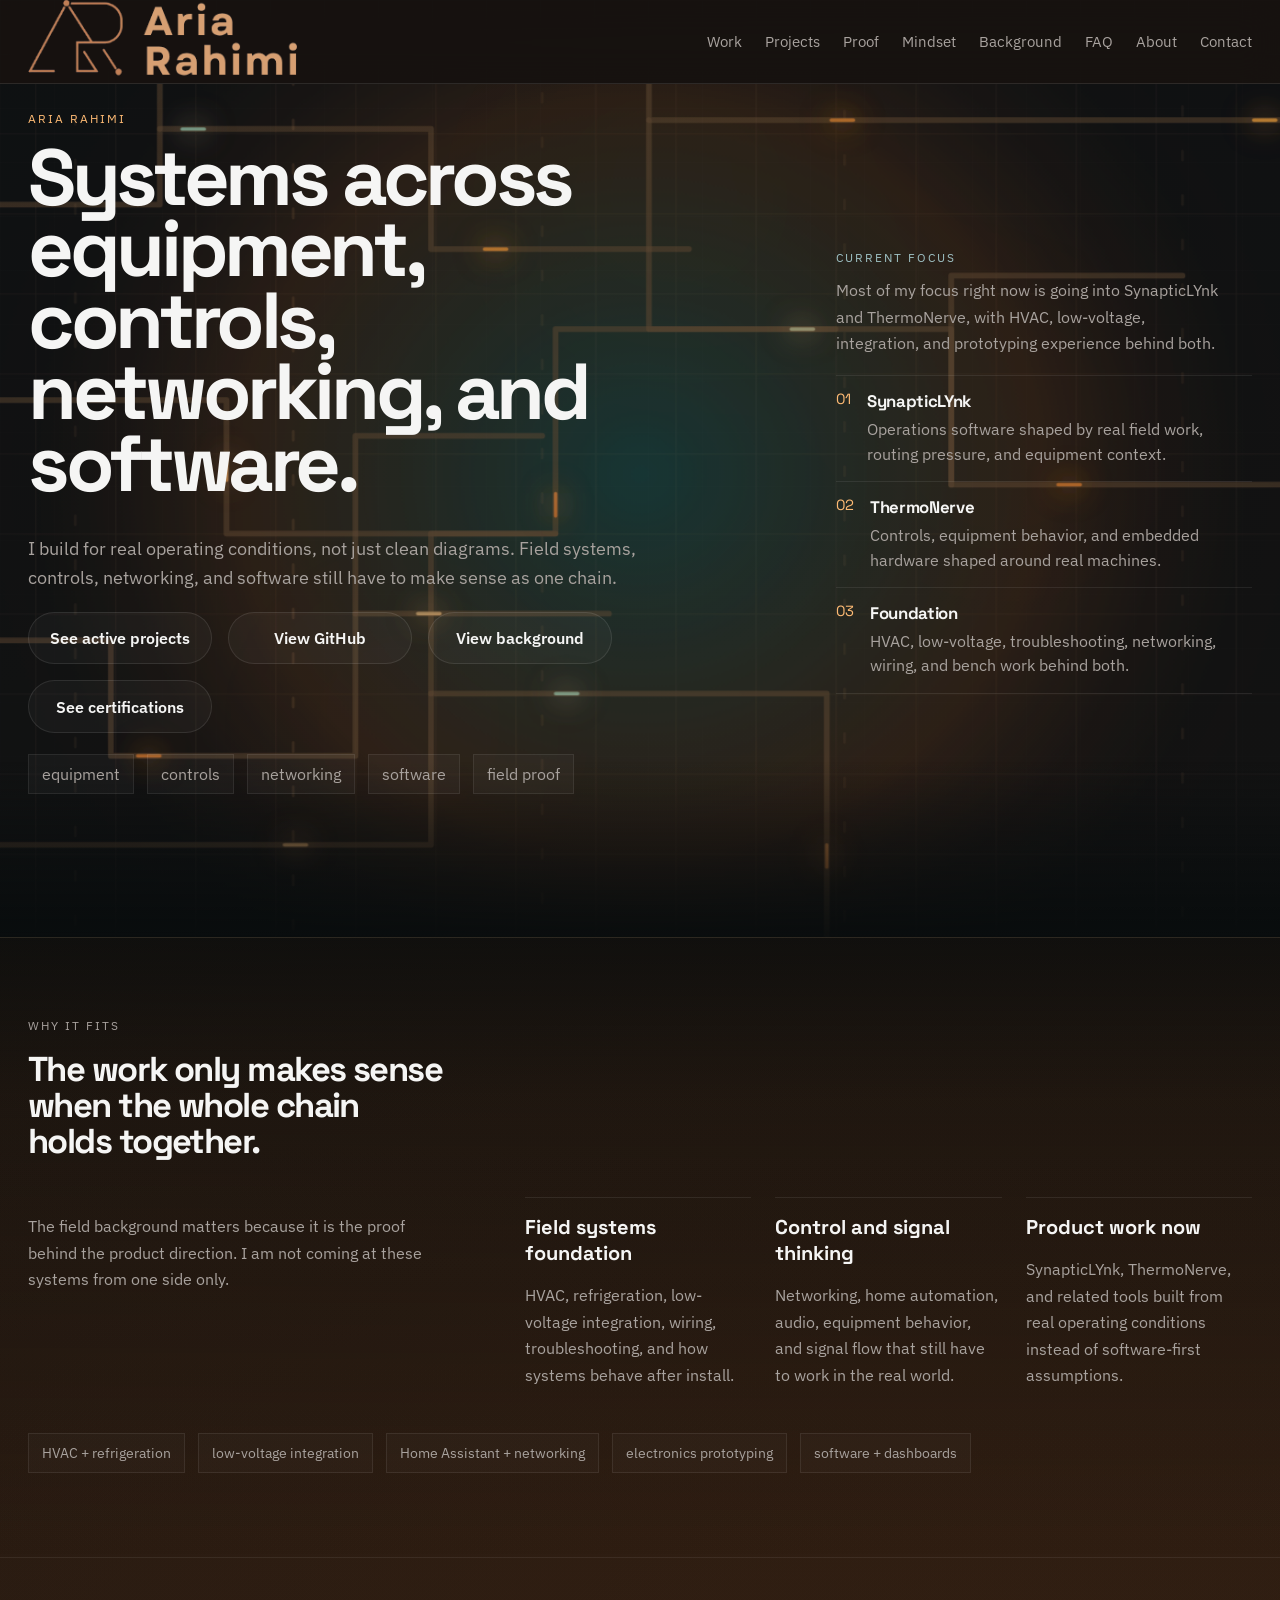
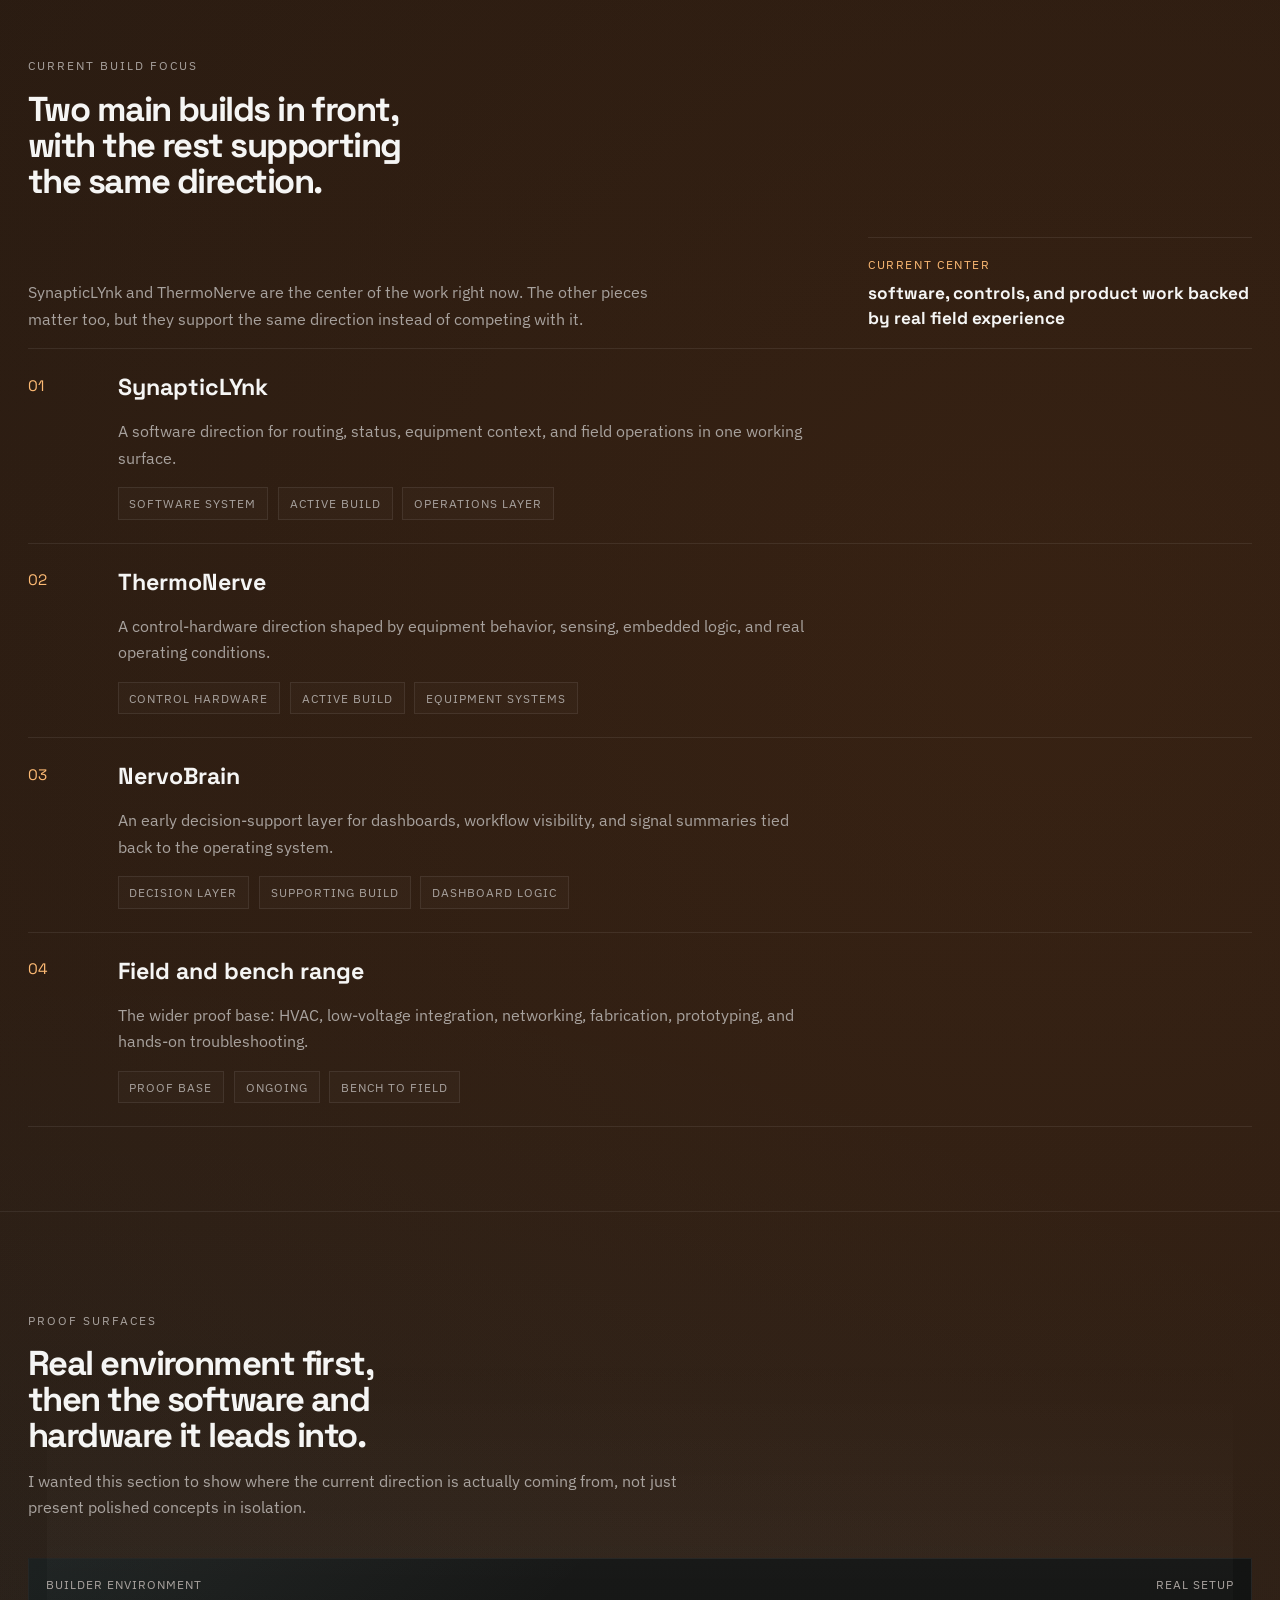
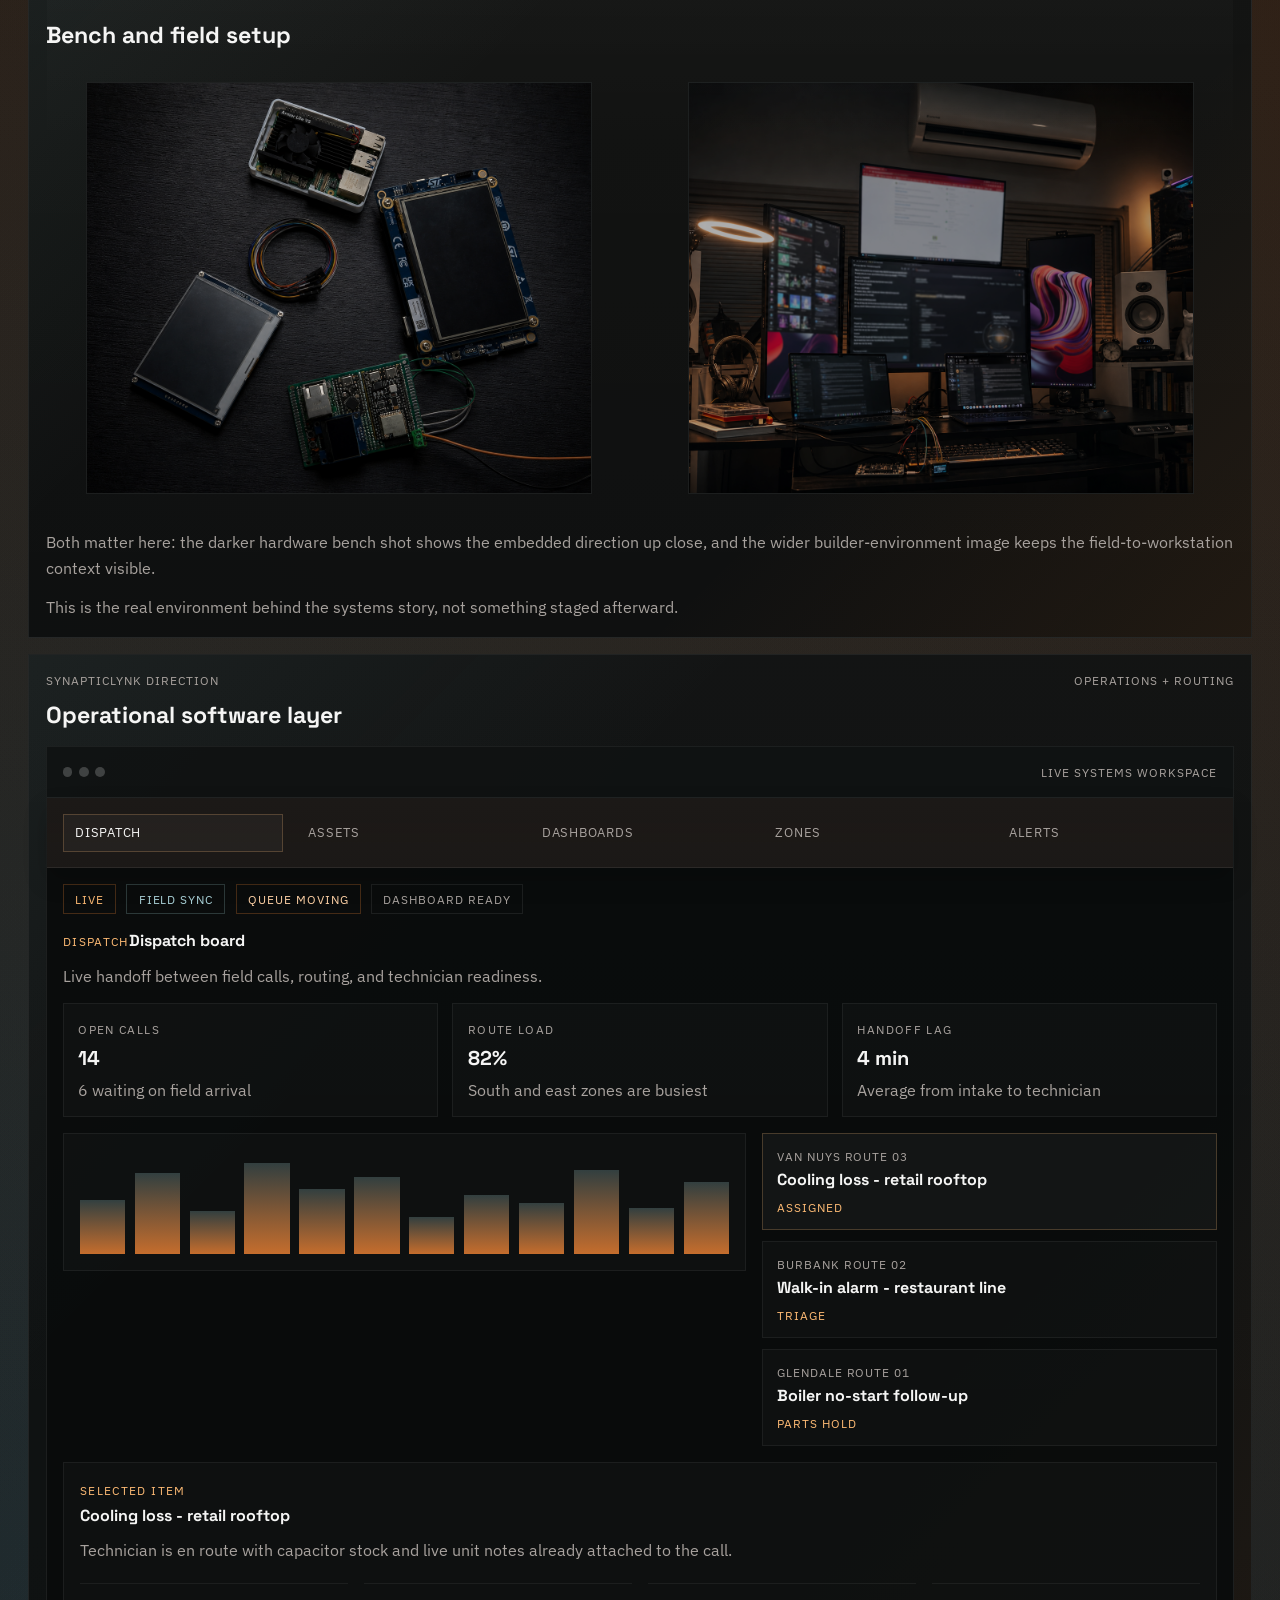
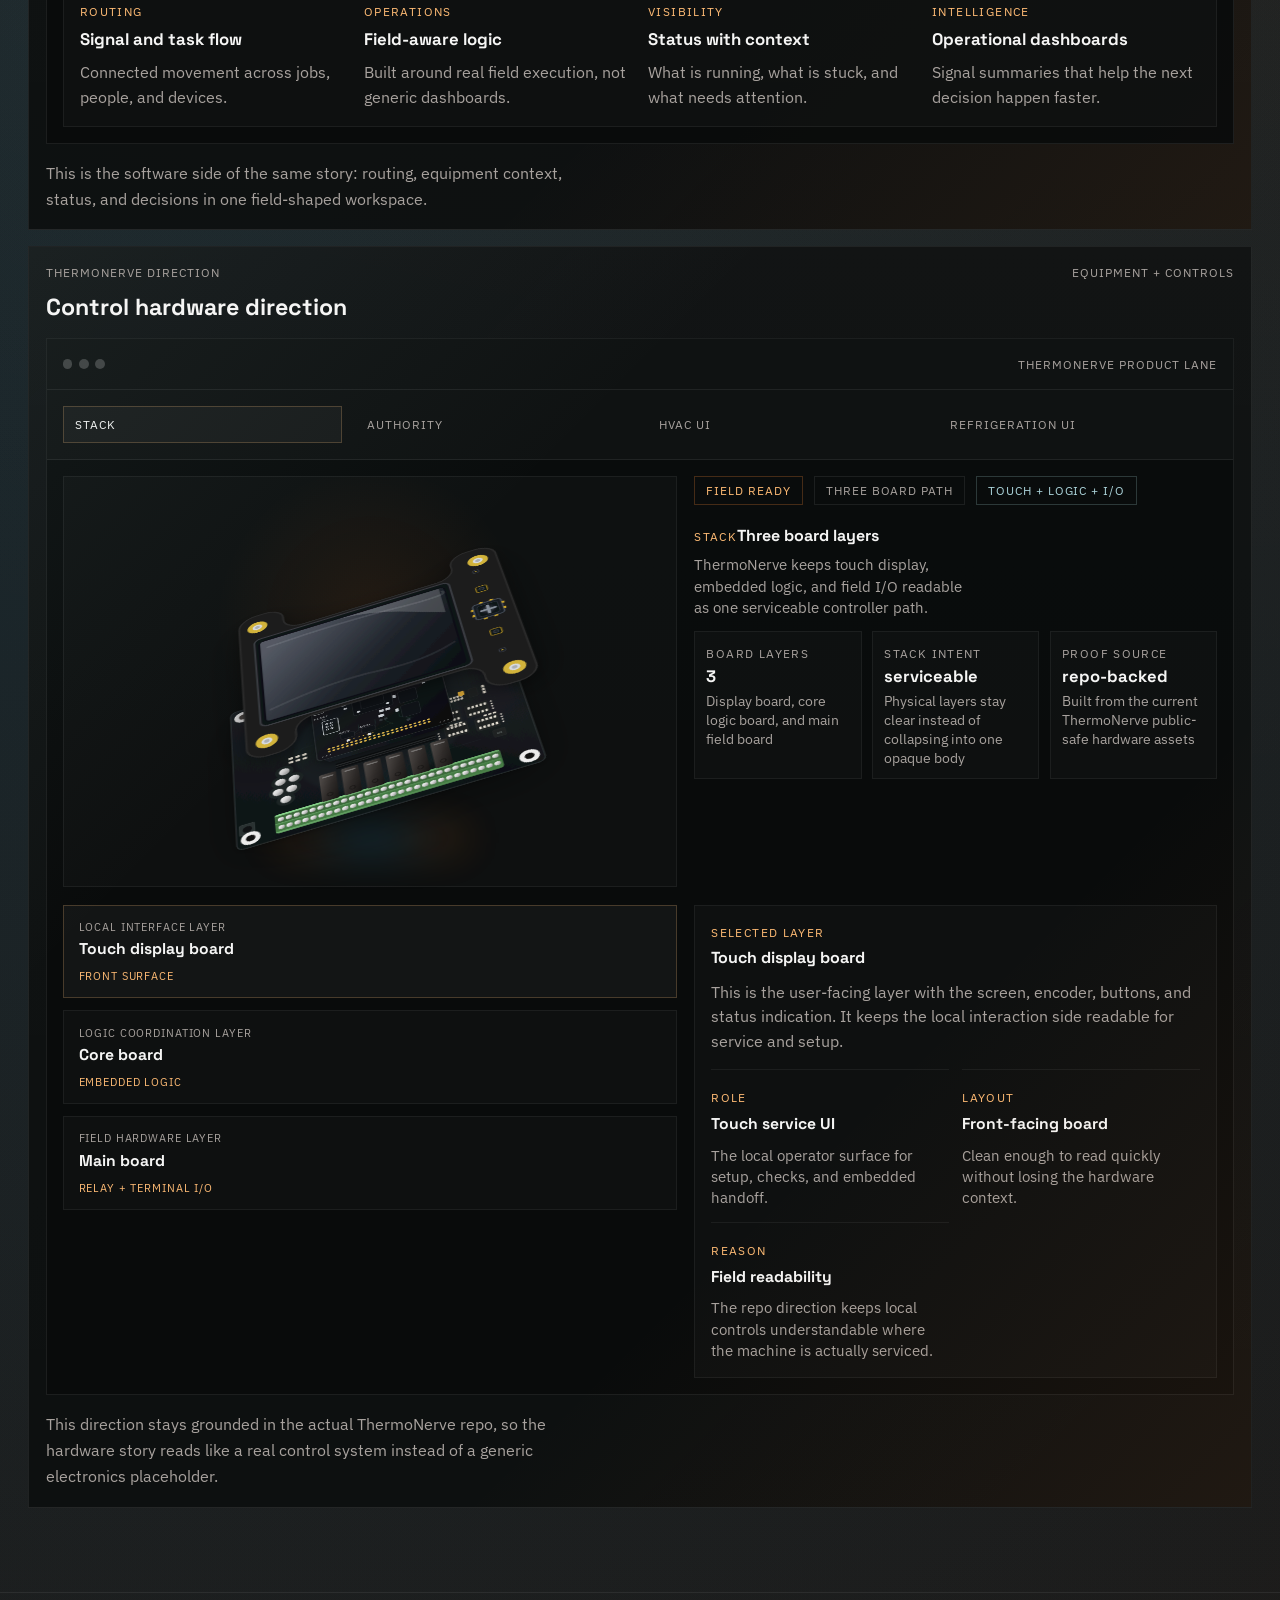
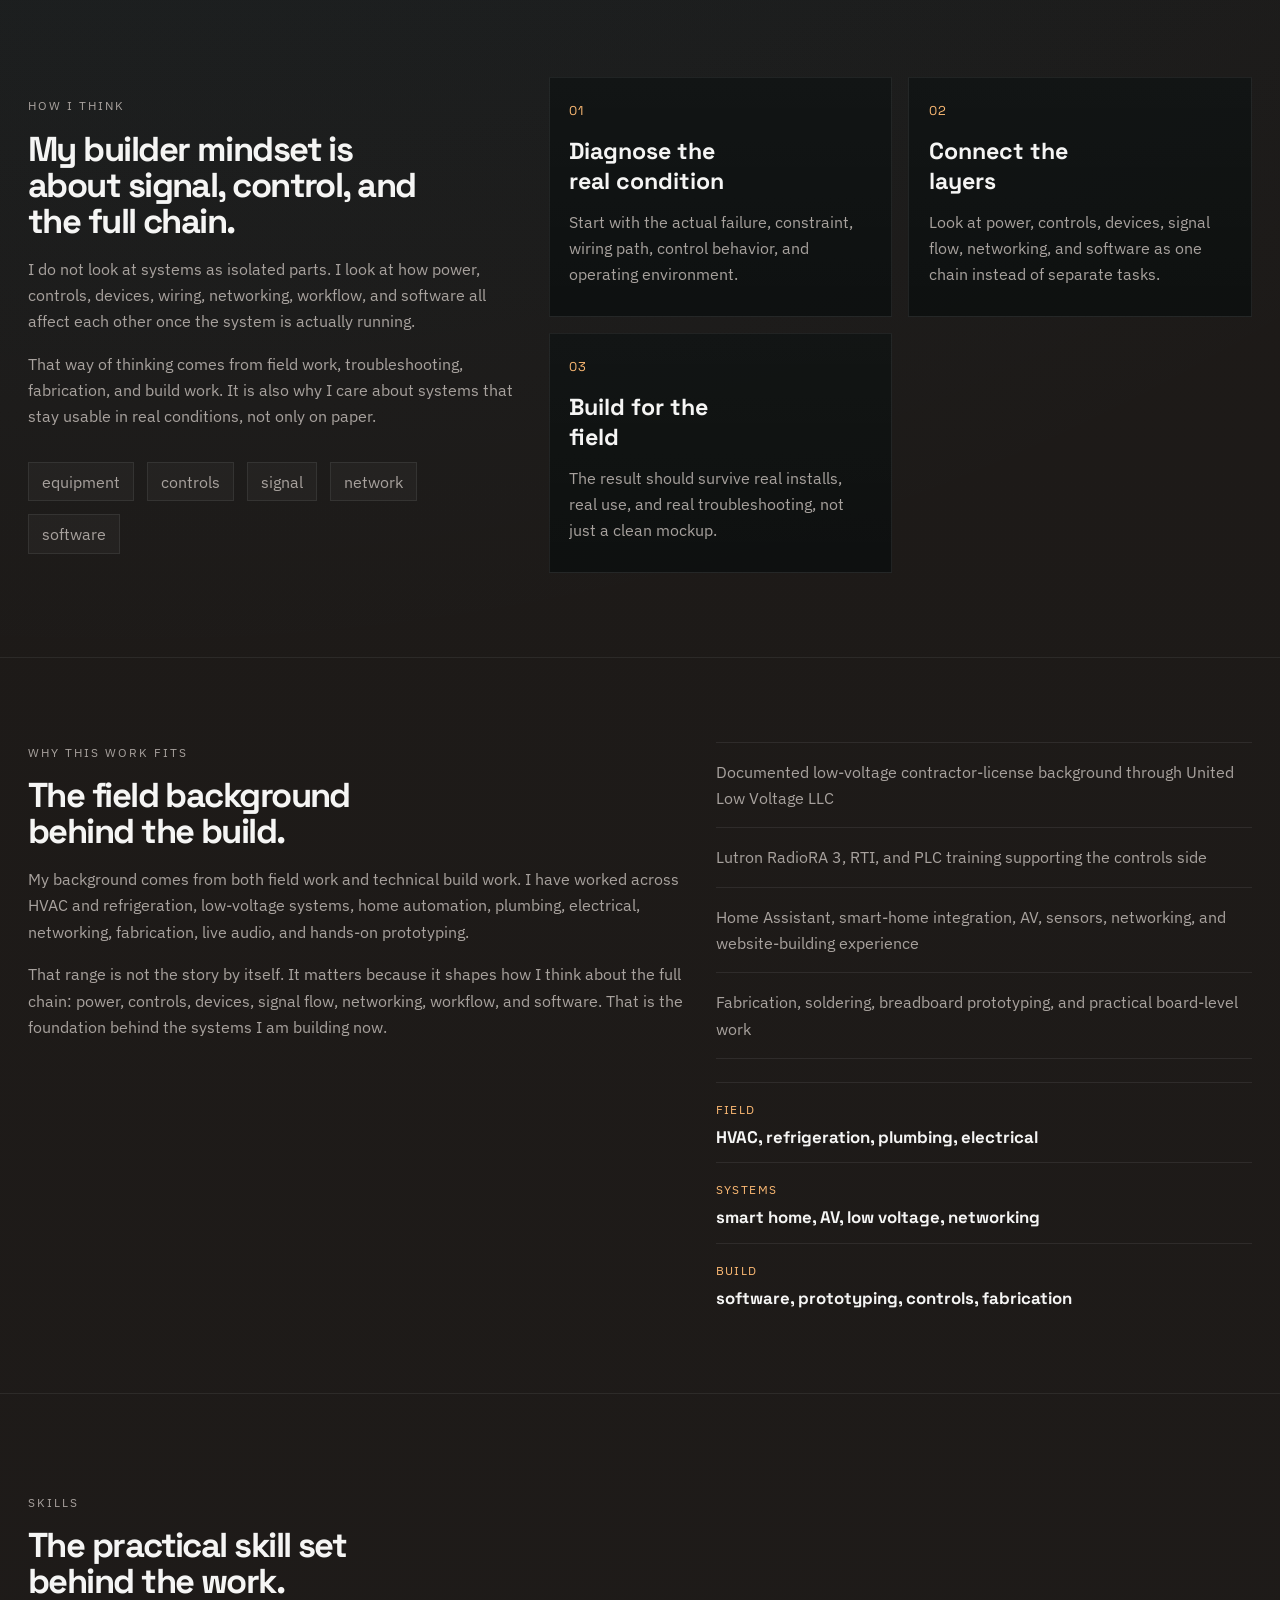
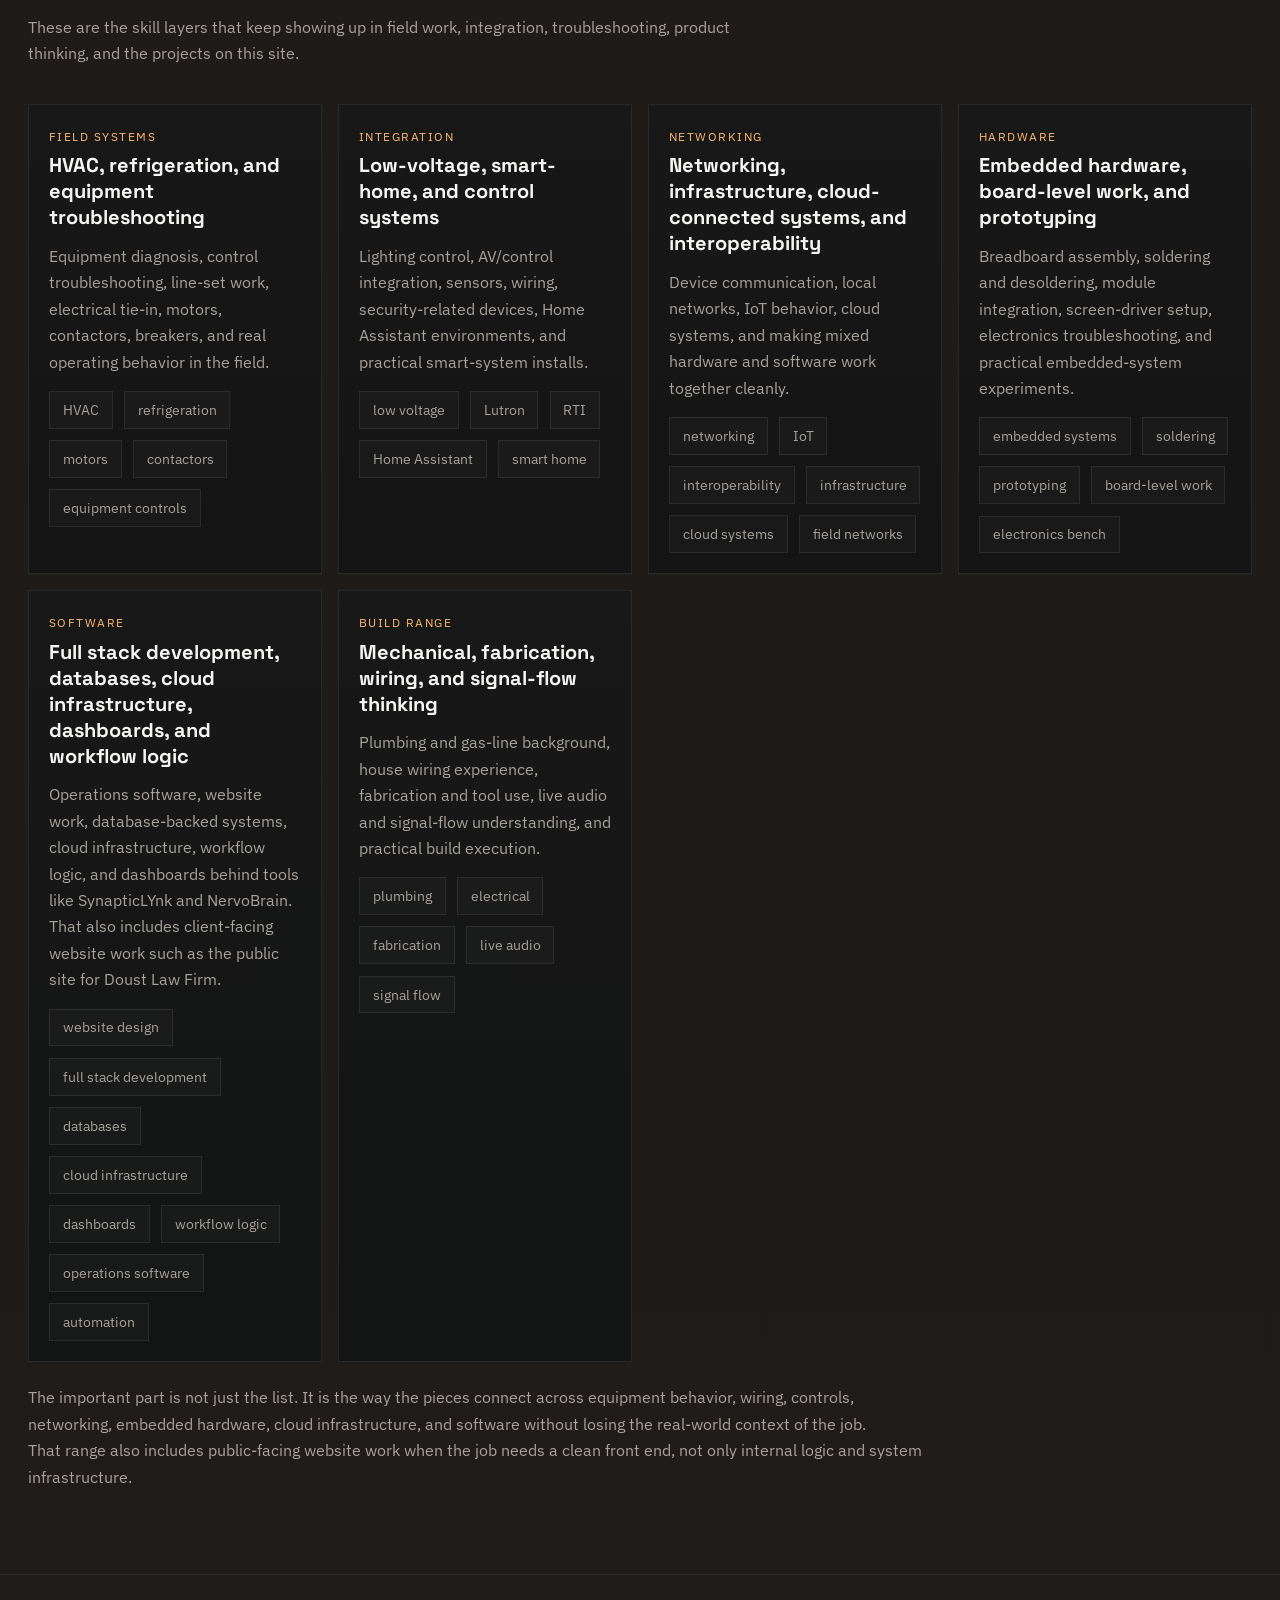
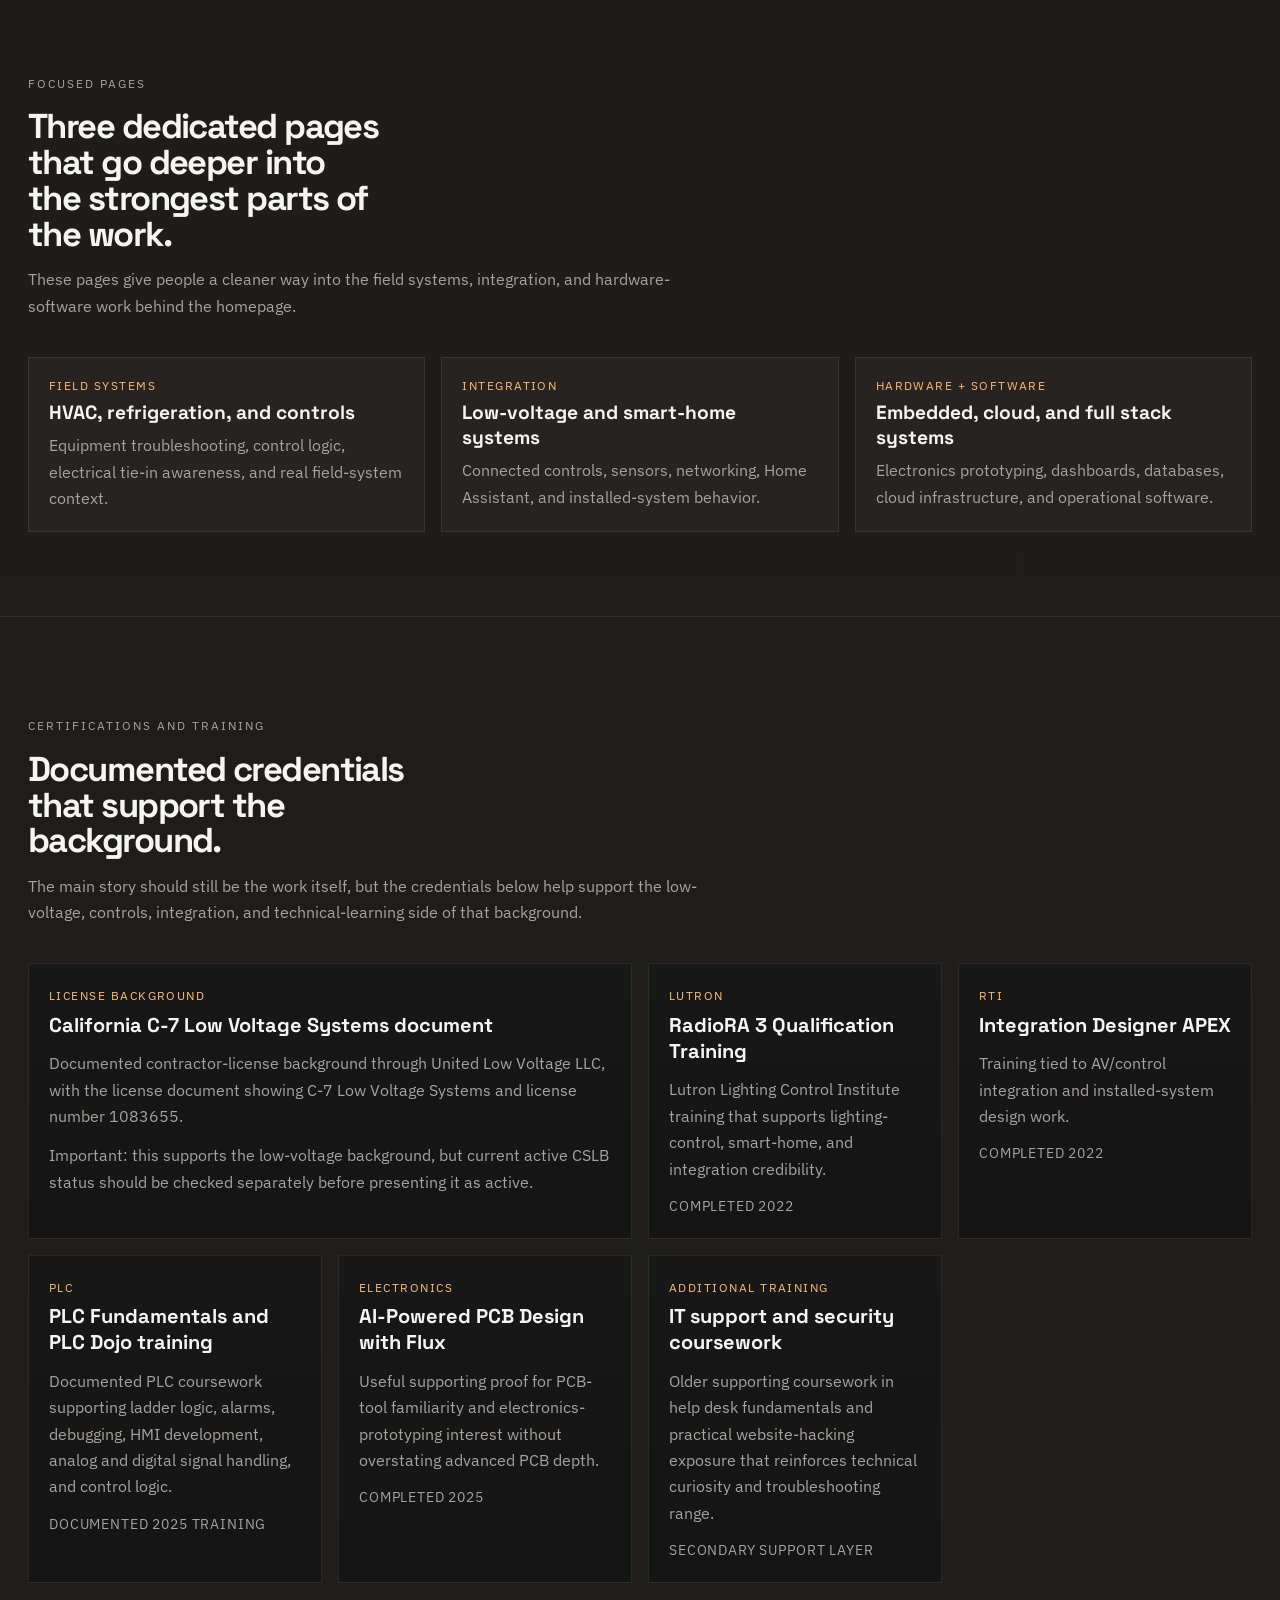
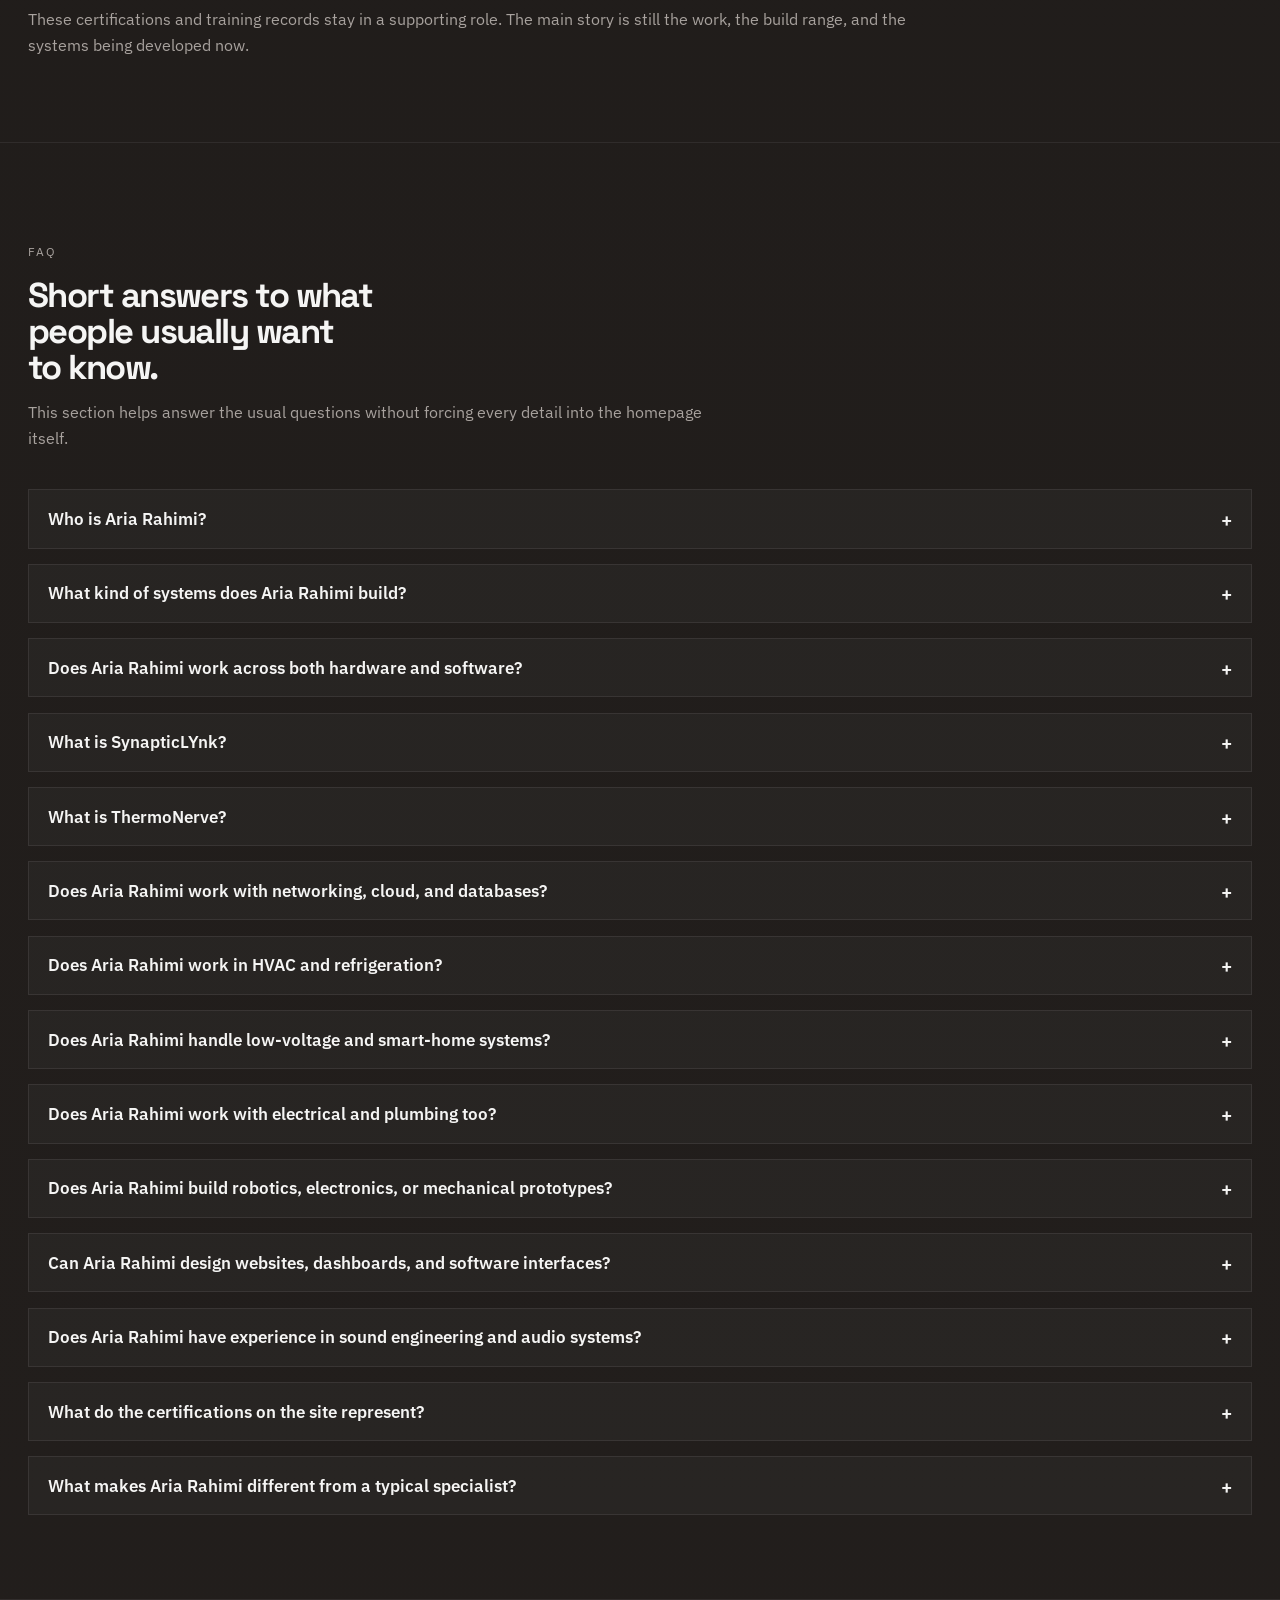
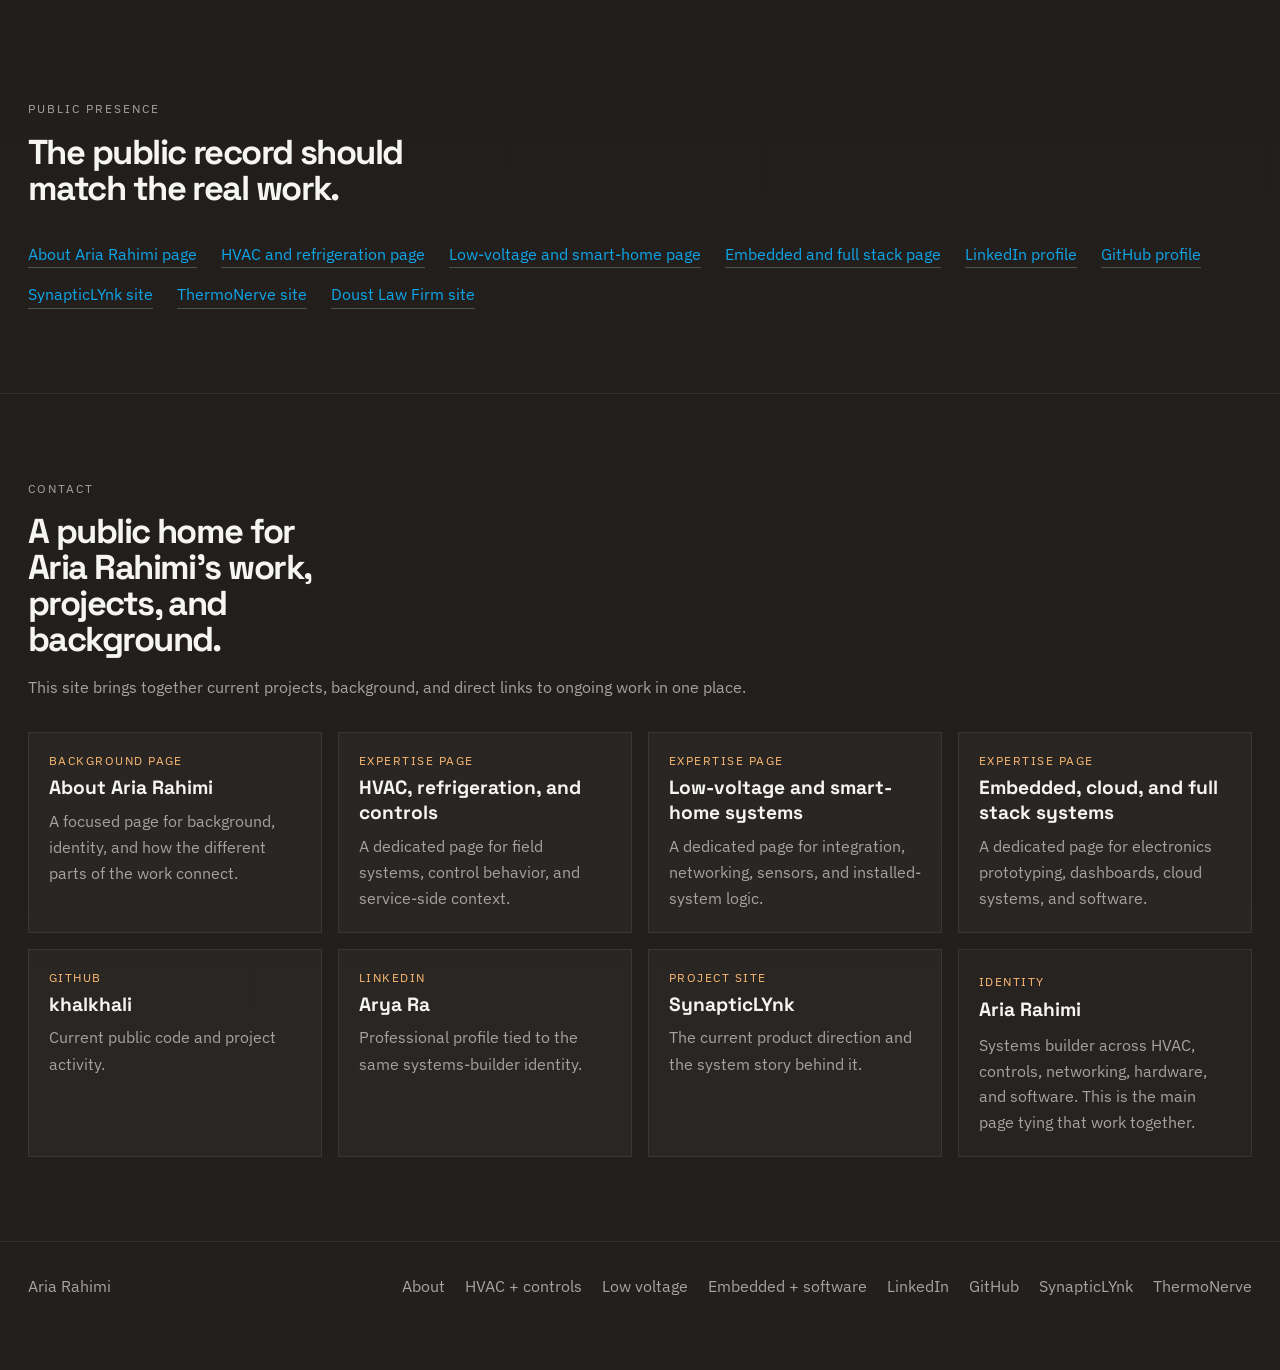
<file: index.html>
<!doctype html>
<html lang="en">
  <head>
    <meta charset="UTF-8" />
    <meta name="viewport" content="width=device-width, initial-scale=1.0" />
    <title>Aria Rahimi | Systems Builder Across Equipment, Controls, Networking, and Software</title>
    <meta
      name="description"
      content="Personal website for Aria Rahimi, a systems builder working across field systems, controls, networking, hardware, and software."
    />
    <meta name="author" content="Aria Rahimi" />
    <meta name="robots" content="index, follow, max-snippet:-1, max-image-preview:large, max-video-preview:-1" />
    <meta name="googlebot" content="index, follow, max-snippet:-1, max-image-preview:large, max-video-preview:-1" />
    <meta name="theme-color" content="#101313" />
    <meta name="referrer" content="strict-origin-when-cross-origin" />
    <link rel="canonical" href="https://ariarahimi.com/" />
    <link rel="alternate" hreflang="en-US" href="https://ariarahimi.com/" />
    <link rel="alternate" hreflang="x-default" href="https://ariarahimi.com/" />
    <link rel="sitemap" type="application/xml" title="Sitemap" href="https://ariarahimi.com/sitemap.xml" />
    <link rel="me" href="https://github.com/khalkhali" />
    <link rel="me" href="https://www.linkedin.com/in/arya-ra-96177697/" />
    <meta property="og:title" content="Aria Rahimi | Systems Builder Across Equipment, Controls, Networking, and Software" />
    <meta
      property="og:description"
      content="Personal website for Aria Rahimi, a systems builder working across field systems, controls, networking, hardware, and software."
    />
    <meta property="og:type" content="website" />
    <meta property="og:url" content="https://ariarahimi.com/" />
    <meta property="og:site_name" content="Aria Rahimi" />
    <meta property="og:locale" content="en_US" />
    <meta property="og:image" content="https://ariarahimi.com/og-image.svg" />
    <meta property="og:image:secure_url" content="https://ariarahimi.com/og-image.svg" />
    <meta property="og:image:type" content="image/svg+xml" />
    <meta property="og:image:width" content="1200" />
    <meta property="og:image:height" content="630" />
    <meta property="og:image:alt" content="Aria Rahimi systems builder site preview" />
    <meta name="twitter:card" content="summary_large_image" />
    <meta name="twitter:title" content="Aria Rahimi | Systems Builder Across Equipment, Controls, Networking, and Software" />
    <meta
      name="twitter:description"
      content="Personal website for Aria Rahimi, a systems builder working across field systems, controls, networking, hardware, and software."
    />
    <meta name="twitter:image" content="https://ariarahimi.com/og-image.svg" />
    <meta name="twitter:image:alt" content="Aria Rahimi systems builder site preview" />
    <meta name="google-site-verification" content="rgLT6cJV5y6i4L069ZMYOQ1Z0VrgQkDRm1UdxUIrUEo" />
    <link rel="preconnect" href="https://fonts.googleapis.com" />
    <link rel="preconnect" href="https://fonts.gstatic.com" crossorigin />
    <link
      href="https://fonts.googleapis.com/css2?family=IBM+Plex+Sans:wght@400;500;600&family=Space+Grotesk:wght@500;700&display=swap"
      rel="stylesheet"
    />
    <link rel="icon" type="image/svg+xml" href="/favicon.svg" />
    <link rel="stylesheet" href="/styles.css?v=20260722-1" />
    <script type="module" crossorigin src="/assets/index-D8pu_wYC.js"></script>
    <link rel="stylesheet" crossorigin href="/assets/index-UUYvtQ_-.css">
  </head>
  <body>
    <div id="root"></div>
  </body>
</html>
</file>
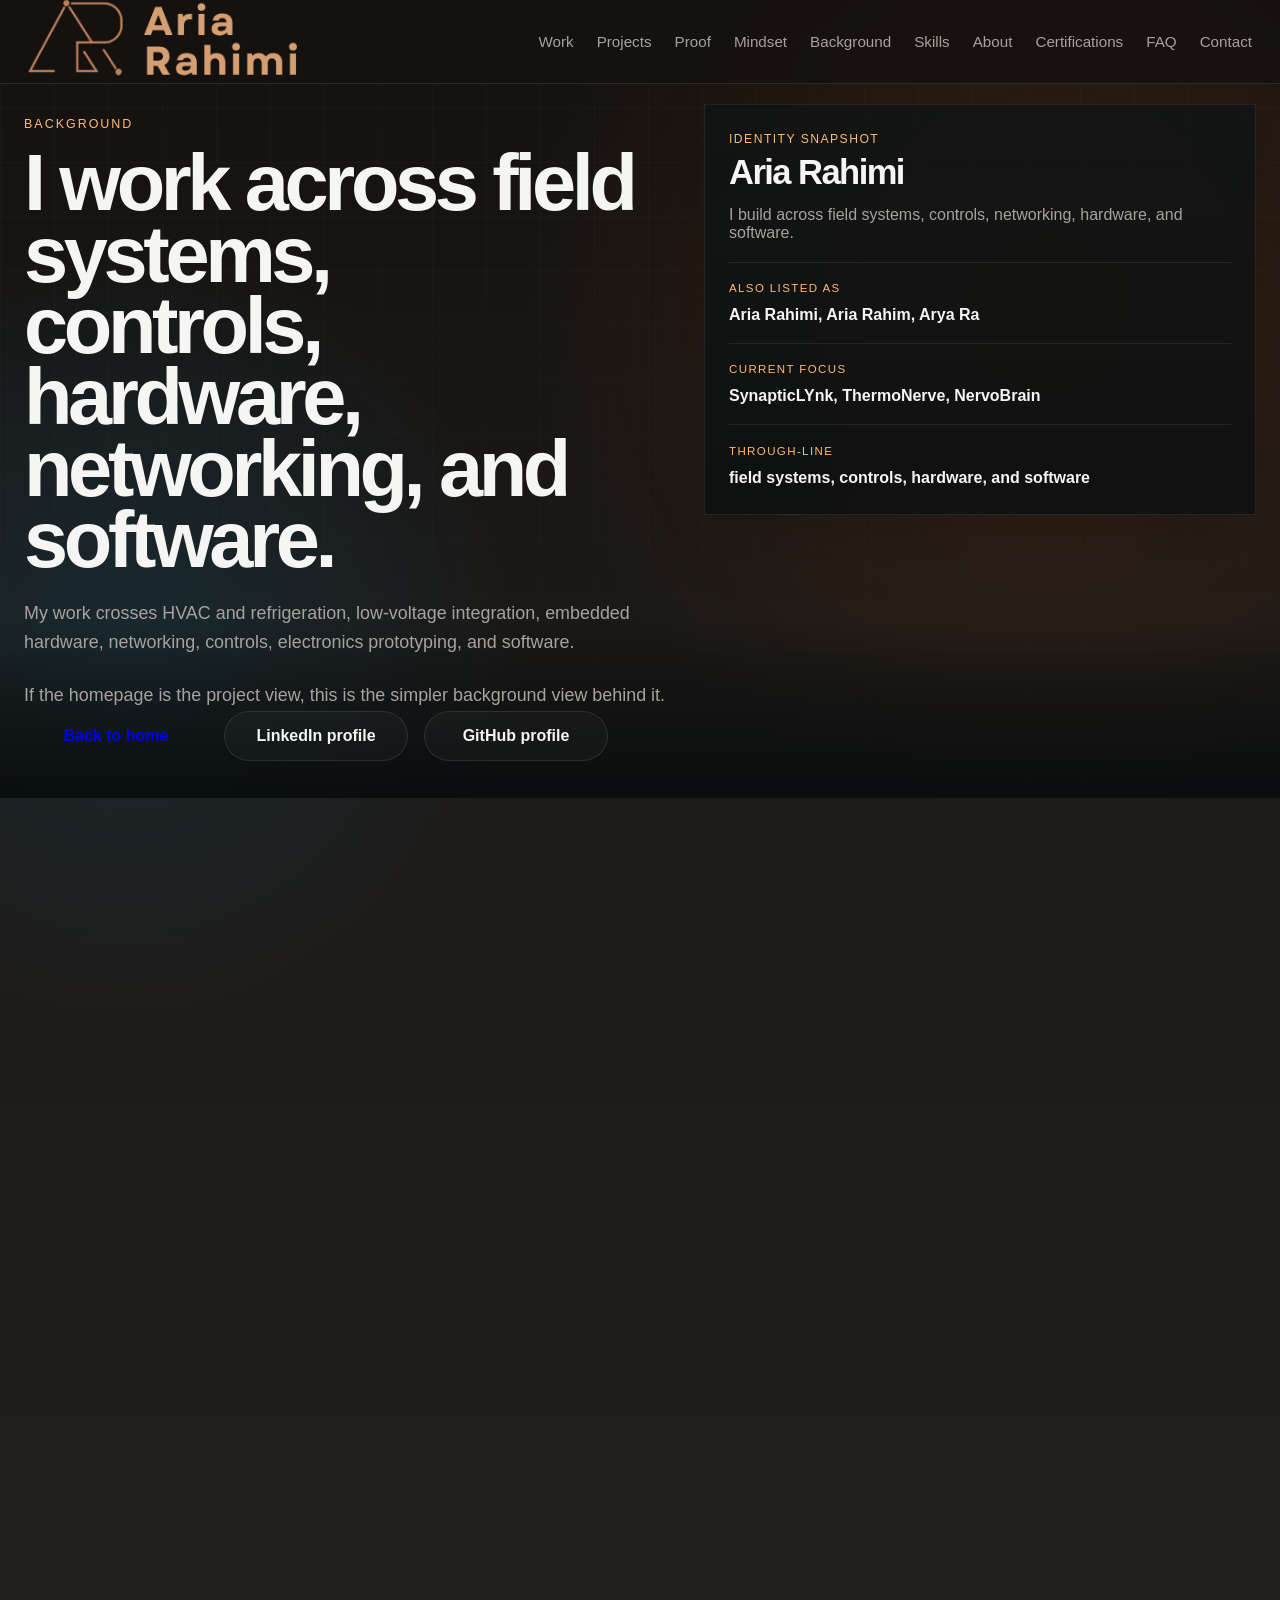
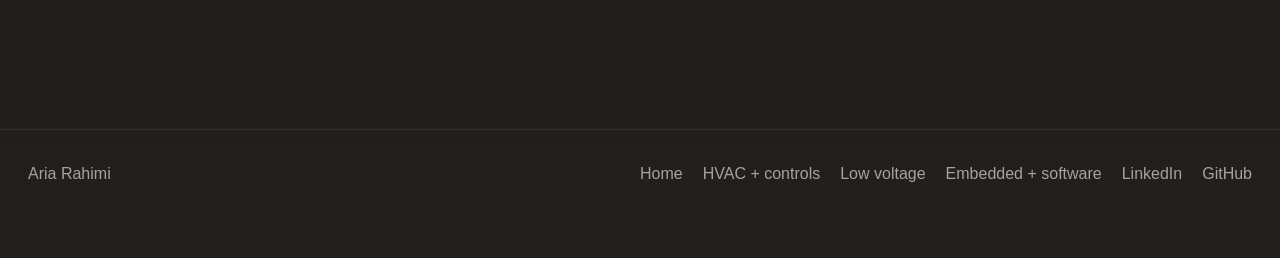
<file: about-aria-rahimi.html>
<!DOCTYPE html>
<html lang="en" class="dark">
<head>
  <meta charset="UTF-8">
  <meta name="viewport" content="width=device-width, initial-scale=1.0">
  <title>About Aria Rahimi | Systems Builder Across HVAC, Low Voltage, Networking, and Software</title>
  <meta
    name="description"
    content="About Aria Rahimi, a systems builder working across field systems, controls, networking, hardware, and software."
  >
  <meta name="author" content="Aria Rahimi">
  <meta name="robots" content="index, follow, max-snippet:-1, max-image-preview:large, max-video-preview:-1">
  <meta name="googlebot" content="index, follow, max-snippet:-1, max-image-preview:large, max-video-preview:-1">
  <meta name="theme-color" content="#101313">
  <meta name="referrer" content="strict-origin-when-cross-origin">
  <meta
    http-equiv="Content-Security-Policy"
    content="default-src 'self'; base-uri 'self'; object-src 'none'; frame-src 'none'; img-src 'self' data: https:; font-src 'self' https://fonts.gstatic.com data:; style-src 'self' https://fonts.googleapis.com; script-src 'self' 'unsafe-inline'; connect-src 'self'; form-action 'self'; upgrade-insecure-requests; block-all-mixed-content"
  >
  <link rel="canonical" href="https://ariarahimi.com/about-aria-rahimi.html">
  <link rel="alternate" hreflang="en-US" href="https://ariarahimi.com/about-aria-rahimi.html">
  <link rel="alternate" hreflang="x-default" href="https://ariarahimi.com/about-aria-rahimi.html">
  <link rel="sitemap" type="application/xml" title="Sitemap" href="https://ariarahimi.com/sitemap.xml">
  <link rel="me" href="https://github.com/khalkhali">
  <link rel="me" href="https://www.linkedin.com/in/arya-ra-96177697/">
  <meta property="og:title" content="About Aria Rahimi | Systems Builder Across HVAC, Low Voltage, Networking, and Software">
  <meta
    property="og:description"
    content="About Aria Rahimi, a systems builder working across field systems, controls, networking, hardware, and software."
  >
  <meta property="og:type" content="profile">
  <meta property="og:url" content="https://ariarahimi.com/about-aria-rahimi.html">
  <meta property="og:site_name" content="Aria Rahimi">
  <meta property="og:locale" content="en_US">
  <meta property="og:image" content="https://ariarahimi.com/og-image.svg">
  <meta property="og:image:secure_url" content="https://ariarahimi.com/og-image.svg">
  <meta property="og:image:type" content="image/svg+xml">
  <meta property="og:image:width" content="1200">
  <meta property="og:image:height" content="630">
  <meta property="og:image:alt" content="Aria Rahimi systems builder preview">
  <meta property="profile:first_name" content="Aria">
  <meta property="profile:last_name" content="Rahimi">
  <meta name="twitter:card" content="summary_large_image">
  <meta name="twitter:title" content="About Aria Rahimi | Systems Builder Across HVAC, Low Voltage, Networking, and Software">
  <meta
    name="twitter:description"
    content="Background page for Aria Rahimi, covering field systems, controls, hardware, networking, and software."
  >
  <meta name="twitter:image" content="https://ariarahimi.com/og-image.svg">
  <meta name="twitter:image:alt" content="Aria Rahimi systems builder preview">
  <link rel="preconnect" href="https://fonts.googleapis.com">
  <link rel="preconnect" href="https://fonts.gstatic.com" crossorigin>
  <link
    href="https://fonts.googleapis.com/css2?family=IBM+Plex+Sans:wght@400;500;600&family=Space+Grotesk:wght@500;700&display=swap"
    rel="stylesheet"
  >
  <link rel="icon" type="image/svg+xml" href="favicon.svg">
  <link rel="stylesheet" href="styles.css">
  <script type="application/ld+json">
    {
      "@context": "https://schema.org",
      "@graph": [
        {
          "@type": "ImageObject",
          "@id": "https://ariarahimi.com/about-aria-rahimi.html#primaryimage",
          "url": "https://ariarahimi.com/og-image.svg",
          "contentUrl": "https://ariarahimi.com/og-image.svg",
          "width": 1200,
          "height": 630,
          "caption": "Aria Rahimi systems builder preview"
        },
        {
          "@type": "WebSite",
          "@id": "https://ariarahimi.com/#website",
          "url": "https://ariarahimi.com/",
          "name": "Aria Rahimi",
          "inLanguage": "en-US"
        },
        {
          "@type": "Person",
          "@id": "https://ariarahimi.com/#person",
          "name": "Aria Rahimi",
          "givenName": "Aria",
          "familyName": "Rahimi",
          "alternateName": ["Aria Rahim", "Arya Ra"],
          "url": "https://ariarahimi.com/",
          "jobTitle": "Systems Builder",
          "image": {
            "@id": "https://ariarahimi.com/about-aria-rahimi.html#primaryimage"
          },
          "mainEntityOfPage": {
            "@id": "https://ariarahimi.com/about-aria-rahimi.html#page"
          },
          "description": "Aria Rahimi is a systems builder working across field systems, controls, networking, hardware, and software.",
          "knowsAbout": [
            "HVAC",
            "Refrigeration",
            "Low-voltage systems",
            "Smart-home integration",
            "Networking",
            "Embedded systems",
            "Website design",
            "Full stack development",
            "Home Assistant",
            "Electronics prototyping"
          ],
          "sameAs": [
            "https://github.com/khalkhali",
            "https://www.linkedin.com/in/arya-ra-96177697/",
            "https://synapticlynk.com/",
            "https://thermonerv.com/"
          ]
        },
        {
          "@type": "ProfilePage",
          "@id": "https://ariarahimi.com/about-aria-rahimi.html#page",
          "url": "https://ariarahimi.com/about-aria-rahimi.html",
          "name": "About Aria Rahimi",
          "description": "Background page for Aria Rahimi, covering field systems, controls, hardware, networking, and software.",
          "isPartOf": {
            "@id": "https://ariarahimi.com/#website"
          },
          "about": {
            "@id": "https://ariarahimi.com/#person"
          },
          "mainEntity": {
            "@id": "https://ariarahimi.com/#person"
          },
          "primaryImageOfPage": {
            "@id": "https://ariarahimi.com/about-aria-rahimi.html#primaryimage"
          },
          "inLanguage": "en-US"
        },
        {
          "@type": "BreadcrumbList",
          "@id": "https://ariarahimi.com/about-aria-rahimi.html#breadcrumb",
          "itemListElement": [
            {
              "@type": "ListItem",
              "position": 1,
              "name": "Home",
              "item": "https://ariarahimi.com/"
            },
            {
              "@type": "ListItem",
              "position": 2,
              "name": "About Aria Rahimi",
              "item": "https://ariarahimi.com/about-aria-rahimi.html"
            }
          ]
        }
      ]
    }
  </script>
</head>
<body class="about-page">
  <header class="site-header">
    <div class="header-inner">
      <a class="brand" href="index.html" aria-label="Aria Rahimi home">
        <img class="brand-mark" src="assets/aria-rahimi-logo-header.png" alt="Aria Rahimi" width="293" height="90">
        <span class="sr-only">Aria Rahimi</span>
      </a>
      <button
        class="nav-toggle"
        type="button"
        aria-expanded="false"
        aria-controls="primary-nav"
        aria-label="Open navigation menu"
      >
        <span class="nav-toggle-icon" aria-hidden="true">
          <span></span>
          <span></span>
          <span></span>
        </span>
      </button>
      <nav class="site-nav" id="primary-nav" aria-label="Primary">
        <a href="index.html#work">Work</a>
        <a href="index.html#projects">Projects</a>
        <a href="index.html#proof">Proof</a>
        <a href="index.html#mindset">Mindset</a>
        <a href="index.html#background">Background</a>
        <a href="index.html#skills">Skills</a>
        <a href="about-aria-rahimi.html">About</a>
        <a href="index.html#certifications">Certifications</a>
        <a href="index.html#faq">FAQ</a>
        <a href="index.html#contact">Contact</a>
      </nav>
    </div>
  </header>

  <main>
    <section class="hero reveal about-hero">
      <div class="hero-inner">
        <div class="hero-copy">
          <p class="eyebrow">Background</p>
          <h1>I work across field systems, controls, hardware, networking, and software.</h1>
          <p class="hero-text">
            My work crosses HVAC and refrigeration, low-voltage integration, embedded hardware, networking, controls,
            electronics prototyping, and software.
          </p>
          <p class="hero-text">
            If the homepage is the project view, this is the simpler background view behind it.
          </p>
          <div class="hero-actions">
            <a class="button button-primary" href="index.html">Back to home</a>
            <a class="button button-secondary" href="https://www.linkedin.com/in/arya-ra-96177697/" target="_blank" rel="noreferrer">LinkedIn profile</a>
            <a class="button button-secondary" href="https://github.com/khalkhali" target="_blank" rel="noreferrer">GitHub profile</a>
          </div>
        </div>

        <div class="hero-canvas" aria-hidden="true">
          <div class="about-identity-panel">
            <span class="contact-label">Identity snapshot</span>
            <h2>Aria Rahimi</h2>
            <p>I build across field systems, controls, networking, hardware, and software.</p>
            <div class="about-identity-grid">
              <div>
                <span class="surface-label">Also listed as</span>
                <strong>Aria Rahimi, Aria Rahim, Arya Ra</strong>
              </div>
              <div>
                <span class="surface-label">Current focus</span>
                <strong>SynapticLYnk, ThermoNerve, NervoBrain</strong>
              </div>
              <div>
                <span class="surface-label">Through-line</span>
                <strong>field systems, controls, hardware, and software</strong>
              </div>
            </div>
          </div>
        </div>
      </div>
    </section>

    <section class="section reveal">
      <div class="section-inner">
        <div class="section-heading">
          <p class="eyebrow">Identity</p>
          <h2>What I build</h2>
          <p>A background page for the work, the range, and the links behind the main site.</p>
        </div>
        <div class="work-layout">
          <div class="work-intro">
          <p>
            I do not work in one lane only. The work crosses field diagnostics, system integration, controls,
            networking, hardware prototyping, and the software layer that supports real operations.
          </p>
          <p>
            I wanted one place where the field background, current systems work, and software side all connect
            clearly.
          </p>
          </div>
          <div class="work-grid">
            <div>
              <h3>HVAC and refrigeration</h3>
              <p>Equipment troubleshooting, install context, controls, power, and operating-system awareness in the field.</p>
            </div>
            <div>
              <h3>Low-voltage and smart-home systems</h3>
              <p>C-7 background, networking, sensors, AV, automation, Home Assistant, and system integration work.</p>
            </div>
            <div>
              <h3>Hardware and software</h3>
              <p>Embedded thinking, electronics prototyping, full stack development, cloud infrastructure, database-backed software, and practical system architecture.</p>
            </div>
          </div>
        </div>
      </div>
    </section>

    <section class="section reveal">
      <div class="section-inner public-surfaces">
        <div class="section-heading">
          <p class="eyebrow">Connected pages</p>
          <h2>Where to verify the work online</h2>
        </div>
        <div class="proof-links">
          <a href="https://www.linkedin.com/in/arya-ra-96177697/" target="_blank" rel="noreferrer">LinkedIn</a>
          <a href="https://github.com/khalkhali" target="_blank" rel="noreferrer">GitHub</a>
          <a href="hvac-refrigeration-controls.html">HVAC and refrigeration</a>
          <a href="low-voltage-smart-home-systems.html">Low-voltage and smart-home systems</a>
          <a href="embedded-full-stack-systems.html">Embedded and full stack systems</a>
          <a href="https://synapticlynk.com/" target="_blank" rel="noreferrer">SynapticLYnk</a>
          <a href="https://thermonerv.com/" target="_blank" rel="noreferrer">ThermoNerve</a>
          <a href="https://www.doustlawfirm.com/" target="_blank" rel="noreferrer">Doust Law Firm</a>
          <a href="index.html">Main website</a>
        </div>
      </div>
    </section>
  </main>

  <footer class="site-footer">
      <div class="footer-inner">
        <p>Aria Rahimi</p>
        <div class="footer-links">
          <a href="index.html">Home</a>
          <a href="hvac-refrigeration-controls.html">HVAC + controls</a>
          <a href="low-voltage-smart-home-systems.html">Low voltage</a>
          <a href="embedded-full-stack-systems.html">Embedded + software</a>
          <a href="https://www.linkedin.com/in/arya-ra-96177697/" target="_blank" rel="noreferrer">LinkedIn</a>
          <a href="https://github.com/khalkhali" target="_blank" rel="noreferrer">GitHub</a>
        </div>
      </div>
  </footer>

  <script src="script.js"></script>
</body>
</html>
</file>
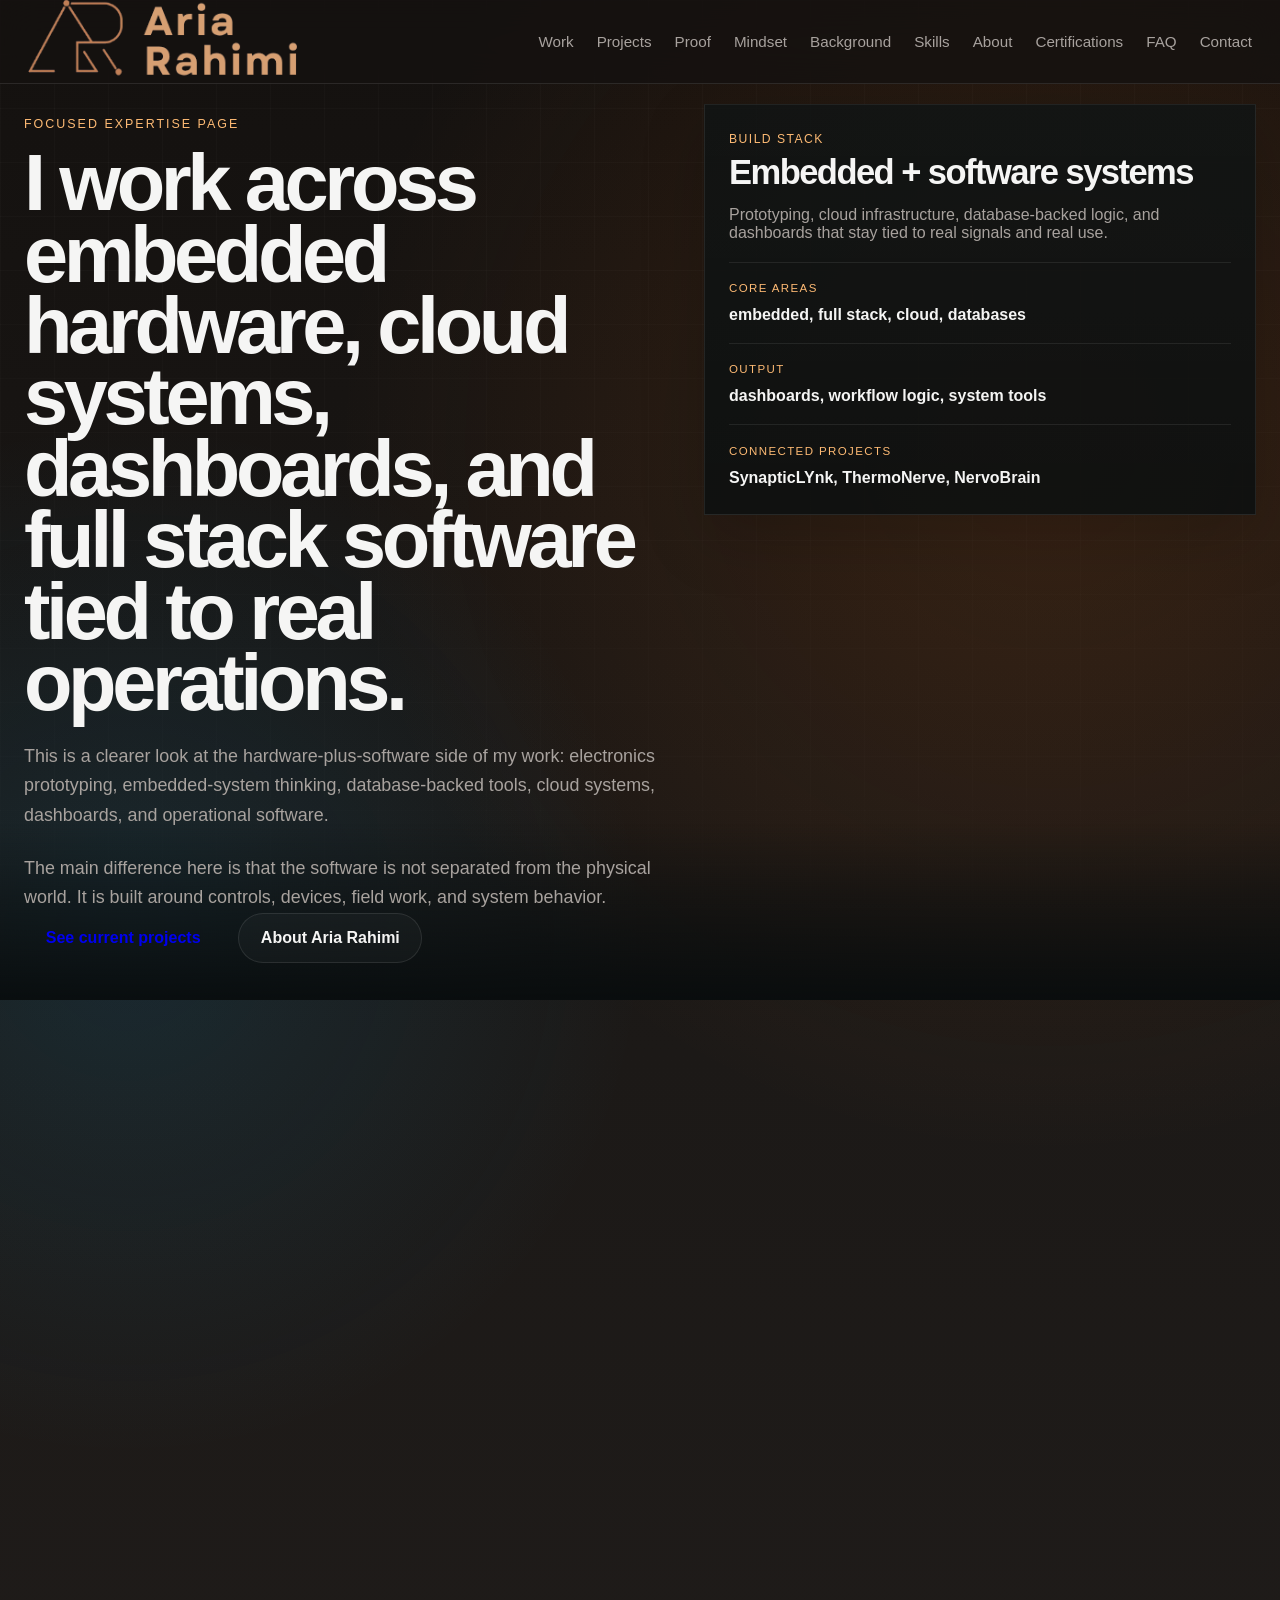
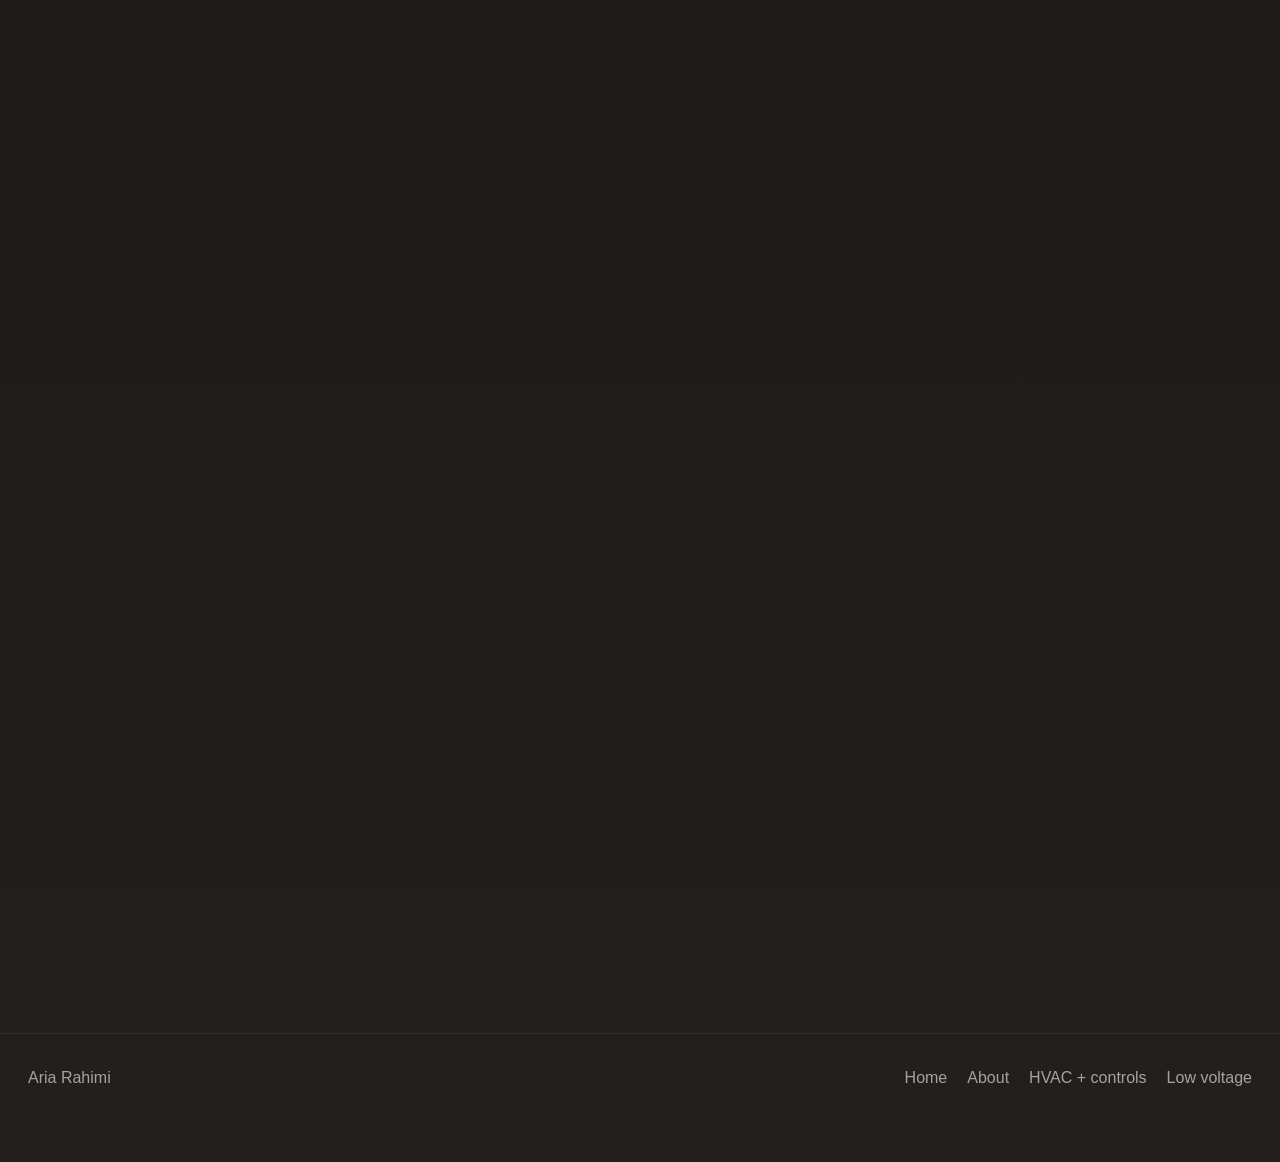
<file: embedded-full-stack-systems.html>
<!DOCTYPE html>
<html lang="en" class="dark">
<head>
  <meta charset="UTF-8">
  <meta name="viewport" content="width=device-width, initial-scale=1.0">
  <title>Aria Rahimi | Embedded Hardware, Cloud Systems, and Full Stack Development</title>
  <meta
    name="description"
    content="Embedded hardware, electronics prototyping, cloud systems, dashboards, and software work by Aria Rahimi."
  >
  <meta name="author" content="Aria Rahimi">
  <meta name="robots" content="index, follow, max-snippet:-1, max-image-preview:large, max-video-preview:-1">
  <meta name="googlebot" content="index, follow, max-snippet:-1, max-image-preview:large, max-video-preview:-1">
  <meta name="theme-color" content="#101313">
  <meta name="referrer" content="strict-origin-when-cross-origin">
  <meta
    http-equiv="Content-Security-Policy"
    content="default-src 'self'; base-uri 'self'; object-src 'none'; frame-src 'none'; img-src 'self' data: https:; font-src 'self' https://fonts.gstatic.com data:; style-src 'self' https://fonts.googleapis.com; script-src 'self' 'unsafe-inline'; connect-src 'self'; form-action 'self'; upgrade-insecure-requests; block-all-mixed-content"
  >
  <link rel="canonical" href="https://ariarahimi.com/embedded-full-stack-systems.html">
  <link rel="alternate" hreflang="en-US" href="https://ariarahimi.com/embedded-full-stack-systems.html">
  <link rel="alternate" hreflang="x-default" href="https://ariarahimi.com/embedded-full-stack-systems.html">
  <link rel="sitemap" type="application/xml" title="Sitemap" href="https://ariarahimi.com/sitemap.xml">
  <link rel="me" href="https://github.com/khalkhali">
  <link rel="me" href="https://www.linkedin.com/in/arya-ra-96177697/">
  <meta property="og:title" content="Aria Rahimi | Embedded Hardware, Cloud Systems, and Full Stack Development">
  <meta
    property="og:description"
    content="Embedded hardware, electronics prototyping, cloud systems, dashboards, and software work by Aria Rahimi."
  >
  <meta property="og:type" content="article">
  <meta property="og:url" content="https://ariarahimi.com/embedded-full-stack-systems.html">
  <meta property="og:site_name" content="Aria Rahimi">
  <meta property="og:locale" content="en_US">
  <meta property="og:image" content="https://ariarahimi.com/og-image.svg">
  <meta property="og:image:secure_url" content="https://ariarahimi.com/og-image.svg">
  <meta property="og:image:type" content="image/svg+xml">
  <meta property="og:image:width" content="1200">
  <meta property="og:image:height" content="630">
  <meta property="og:image:alt" content="Aria Rahimi systems builder preview">
  <meta name="twitter:card" content="summary_large_image">
  <meta name="twitter:title" content="Aria Rahimi | Embedded Hardware, Cloud Systems, and Full Stack Development">
  <meta
    name="twitter:description"
    content="Embedded hardware, electronics prototyping, cloud systems, dashboards, and software work by Aria Rahimi."
  >
  <meta name="twitter:image" content="https://ariarahimi.com/og-image.svg">
  <meta name="twitter:image:alt" content="Aria Rahimi systems builder preview">
  <link rel="preconnect" href="https://fonts.googleapis.com">
  <link rel="preconnect" href="https://fonts.gstatic.com" crossorigin>
  <link
    href="https://fonts.googleapis.com/css2?family=IBM+Plex+Sans:wght@400;500;600&family=Space+Grotesk:wght@500;700&display=swap"
    rel="stylesheet"
  >
  <link rel="icon" type="image/svg+xml" href="favicon.svg">
  <link rel="stylesheet" href="styles.css">
  <script type="application/ld+json">
    {
      "@context": "https://schema.org",
      "@graph": [
        {
          "@type": "ImageObject",
          "@id": "https://ariarahimi.com/embedded-full-stack-systems.html#primaryimage",
          "url": "https://ariarahimi.com/og-image.svg",
          "contentUrl": "https://ariarahimi.com/og-image.svg",
          "width": 1200,
          "height": 630,
          "caption": "Aria Rahimi systems builder preview"
        },
        {
          "@type": "WebSite",
          "@id": "https://ariarahimi.com/#website",
          "url": "https://ariarahimi.com/",
          "name": "Aria Rahimi",
          "inLanguage": "en-US"
        },
        {
          "@type": "Person",
          "@id": "https://ariarahimi.com/#person",
          "name": "Aria Rahimi",
          "givenName": "Aria",
          "familyName": "Rahimi",
          "alternateName": ["Aria Rahim", "Arya Ra"],
          "url": "https://ariarahimi.com/",
          "jobTitle": "Systems Builder",
          "description": "Aria Rahimi works across embedded hardware, electronics prototyping, cloud systems, dashboards, and software.",
          "sameAs": [
            "https://github.com/khalkhali",
            "https://www.linkedin.com/in/arya-ra-96177697/",
            "https://synapticlynk.com/",
            "https://thermonerv.com/"
          ]
        },
        {
          "@type": "WebPage",
          "@id": "https://ariarahimi.com/embedded-full-stack-systems.html#page",
          "url": "https://ariarahimi.com/embedded-full-stack-systems.html",
          "name": "Aria Rahimi | Embedded Hardware, Cloud Systems, and Full Stack Development",
          "description": "Embedded hardware, electronics prototyping, cloud systems, dashboards, and software work by Aria Rahimi.",
          "isPartOf": {
            "@id": "https://ariarahimi.com/#website"
          },
          "about": {
            "@id": "https://ariarahimi.com/#person"
          },
          "primaryImageOfPage": {
            "@id": "https://ariarahimi.com/embedded-full-stack-systems.html#primaryimage"
          },
          "inLanguage": "en-US",
          "breadcrumb": {
            "@id": "https://ariarahimi.com/embedded-full-stack-systems.html#breadcrumb"
          }
        },
        {
          "@type": "BreadcrumbList",
          "@id": "https://ariarahimi.com/embedded-full-stack-systems.html#breadcrumb",
          "itemListElement": [
            {
              "@type": "ListItem",
              "position": 1,
              "name": "Home",
              "item": "https://ariarahimi.com/"
            },
            {
              "@type": "ListItem",
              "position": 2,
              "name": "Embedded Hardware, Cloud Systems, and Full Stack Development",
              "item": "https://ariarahimi.com/embedded-full-stack-systems.html"
            }
          ]
        }
      ]
    }
  </script>
</head>
<body class="about-page topic-page">
  <header class="site-header">
    <div class="header-inner">
      <a class="brand" href="index.html" aria-label="Aria Rahimi home">
        <img class="brand-mark" src="assets/aria-rahimi-logo-header.png" alt="Aria Rahimi" width="293" height="90">
        <span class="sr-only">Aria Rahimi</span>
      </a>
      <button
        class="nav-toggle"
        type="button"
        aria-expanded="false"
        aria-controls="primary-nav"
        aria-label="Open navigation menu"
      >
        <span class="nav-toggle-icon" aria-hidden="true">
          <span></span>
          <span></span>
          <span></span>
        </span>
      </button>
      <nav class="site-nav" id="primary-nav" aria-label="Primary">
        <a href="index.html#work">Work</a>
        <a href="index.html#projects">Projects</a>
        <a href="index.html#proof">Proof</a>
        <a href="index.html#mindset">Mindset</a>
        <a href="index.html#background">Background</a>
        <a href="index.html#skills">Skills</a>
        <a href="about-aria-rahimi.html">About</a>
        <a href="index.html#certifications">Certifications</a>
        <a href="index.html#faq">FAQ</a>
        <a href="index.html#contact">Contact</a>
      </nav>
    </div>
  </header>

  <main>
    <section class="hero reveal about-hero">
      <div class="hero-inner">
        <div class="hero-copy">
          <p class="eyebrow">Focused expertise page</p>
          <h1>I work across embedded hardware, cloud systems, dashboards, and full stack software tied to real operations.</h1>
          <p class="hero-text">
            This is a clearer look at the hardware-plus-software side of my work: electronics prototyping,
            embedded-system thinking, database-backed tools, cloud systems, dashboards, and operational software.
          </p>
          <p class="hero-text">
            The main difference here is that the software is not separated from the physical world. It is built around controls, devices, field work, and system behavior.
          </p>
          <div class="hero-actions">
            <a class="button button-primary" href="index.html#projects">See current projects</a>
            <a class="button button-secondary" href="about-aria-rahimi.html">About Aria Rahimi</a>
          </div>
        </div>

        <div class="hero-canvas" aria-hidden="true">
          <div class="about-identity-panel">
            <span class="contact-label">Build stack</span>
            <h2>Embedded + software systems</h2>
            <p>Prototyping, cloud infrastructure, database-backed logic, and dashboards that stay tied to real signals and real use.</p>
            <div class="about-identity-grid">
              <div>
                <span class="surface-label">Core areas</span>
                <strong>embedded, full stack, cloud, databases</strong>
              </div>
              <div>
                <span class="surface-label">Output</span>
                <strong>dashboards, workflow logic, system tools</strong>
              </div>
              <div>
                <span class="surface-label">Connected projects</span>
                <strong>SynapticLYnk, ThermoNerve, NervoBrain</strong>
              </div>
            </div>
          </div>
        </div>
      </div>
    </section>

    <section class="section reveal">
      <div class="section-inner">
        <div class="section-heading">
          <p class="eyebrow">What this includes</p>
          <h2>From board-level thinking to operational software.</h2>
          <p>This is about the practical overlap between embedded hardware and software systems.</p>
        </div>
        <div class="work-layout">
          <div class="work-intro">
            <p>
              This lane includes electronics prototyping, module integration, hardware-aware logic, and the software systems that sit above them: databases, cloud services, dashboards, interfaces, and workflow tools.
            </p>
          </div>
          <div class="work-grid">
            <div>
              <h3>Embedded and electronics prototyping</h3>
              <p>Breadboard and module-based prototyping, soldering work, screen-driver setup, signal awareness, and practical experiments around real devices.</p>
            </div>
            <div>
              <h3>Cloud, databases, and workflow systems</h3>
              <p>Database-backed software, connected infrastructure, cloud logic, and operational systems meant to reflect real work instead of generic software habits.</p>
            </div>
            <div>
              <h3>Interface and dashboard design</h3>
              <p>Website design, dashboards, and working surfaces that help people understand system state, movement, and next actions with less friction.</p>
            </div>
          </div>
        </div>
      </div>
    </section>

    <section class="section reveal">
      <div class="section-inner background-layout">
        <div class="background-copy">
          <p class="eyebrow">Why this page exists</p>
          <h2>The software side makes more sense when it stays tied to the physical world.</h2>
          <p>
            What matters most here is integration. Embedded hardware, control logic, networking, databases,
            dashboards, and cloud systems do not live as isolated topics. They have to work as one usable system.
          </p>
          <p>
            That is the layer behind SynapticLYnk and NervoBrain, and it also explains why ThermoNerve is not only a hardware idea. Each project is part of one broader systems-builder direction.
          </p>
        </div>
        <div class="background-proof">
          <ul class="background-list">
            <li>Embedded-system and prototyping background</li>
            <li>Cloud infrastructure and database-backed software direction</li>
            <li>Dashboard and workflow logic thinking</li>
            <li>Systems that connect hardware reality to software decisions</li>
          </ul>
          <div class="proof-facts">
            <div>
              <span class="surface-label">focus</span>
              <strong>devices, logic, cloud, dashboards</strong>
            </div>
            <div>
              <span class="surface-label">value</span>
              <strong>real systems instead of isolated apps</strong>
            </div>
            <div>
              <span class="surface-label">connected work</span>
              <strong>SynapticLYnk, NervoBrain, ThermoNerve</strong>
            </div>
          </div>
        </div>
      </div>
    </section>

    <section class="section reveal public-surfaces">
      <div class="section-inner">
        <div class="section-heading">
          <p class="eyebrow">Connected pages</p>
          <h2>Other pages tied to the same work.</h2>
        </div>
        <div class="proof-links">
          <a href="index.html">Main website</a>
          <a href="about-aria-rahimi.html">About Aria Rahimi</a>
          <a href="hvac-refrigeration-controls.html">HVAC and refrigeration systems</a>
          <a href="low-voltage-smart-home-systems.html">Low-voltage and smart-home systems</a>
          <a href="https://synapticlynk.com/" target="_blank" rel="noreferrer">SynapticLYnk</a>
          <a href="https://thermonerv.com/" target="_blank" rel="noreferrer">ThermoNerve</a>
        </div>
      </div>
    </section>
  </main>

  <footer class="site-footer">
    <div class="footer-inner">
      <p>Aria Rahimi</p>
      <div class="footer-links">
        <a href="index.html">Home</a>
        <a href="about-aria-rahimi.html">About</a>
        <a href="hvac-refrigeration-controls.html">HVAC + controls</a>
        <a href="low-voltage-smart-home-systems.html">Low voltage</a>
      </div>
    </div>
  </footer>

  <script src="script.js"></script>
</body>
</html>
</file>
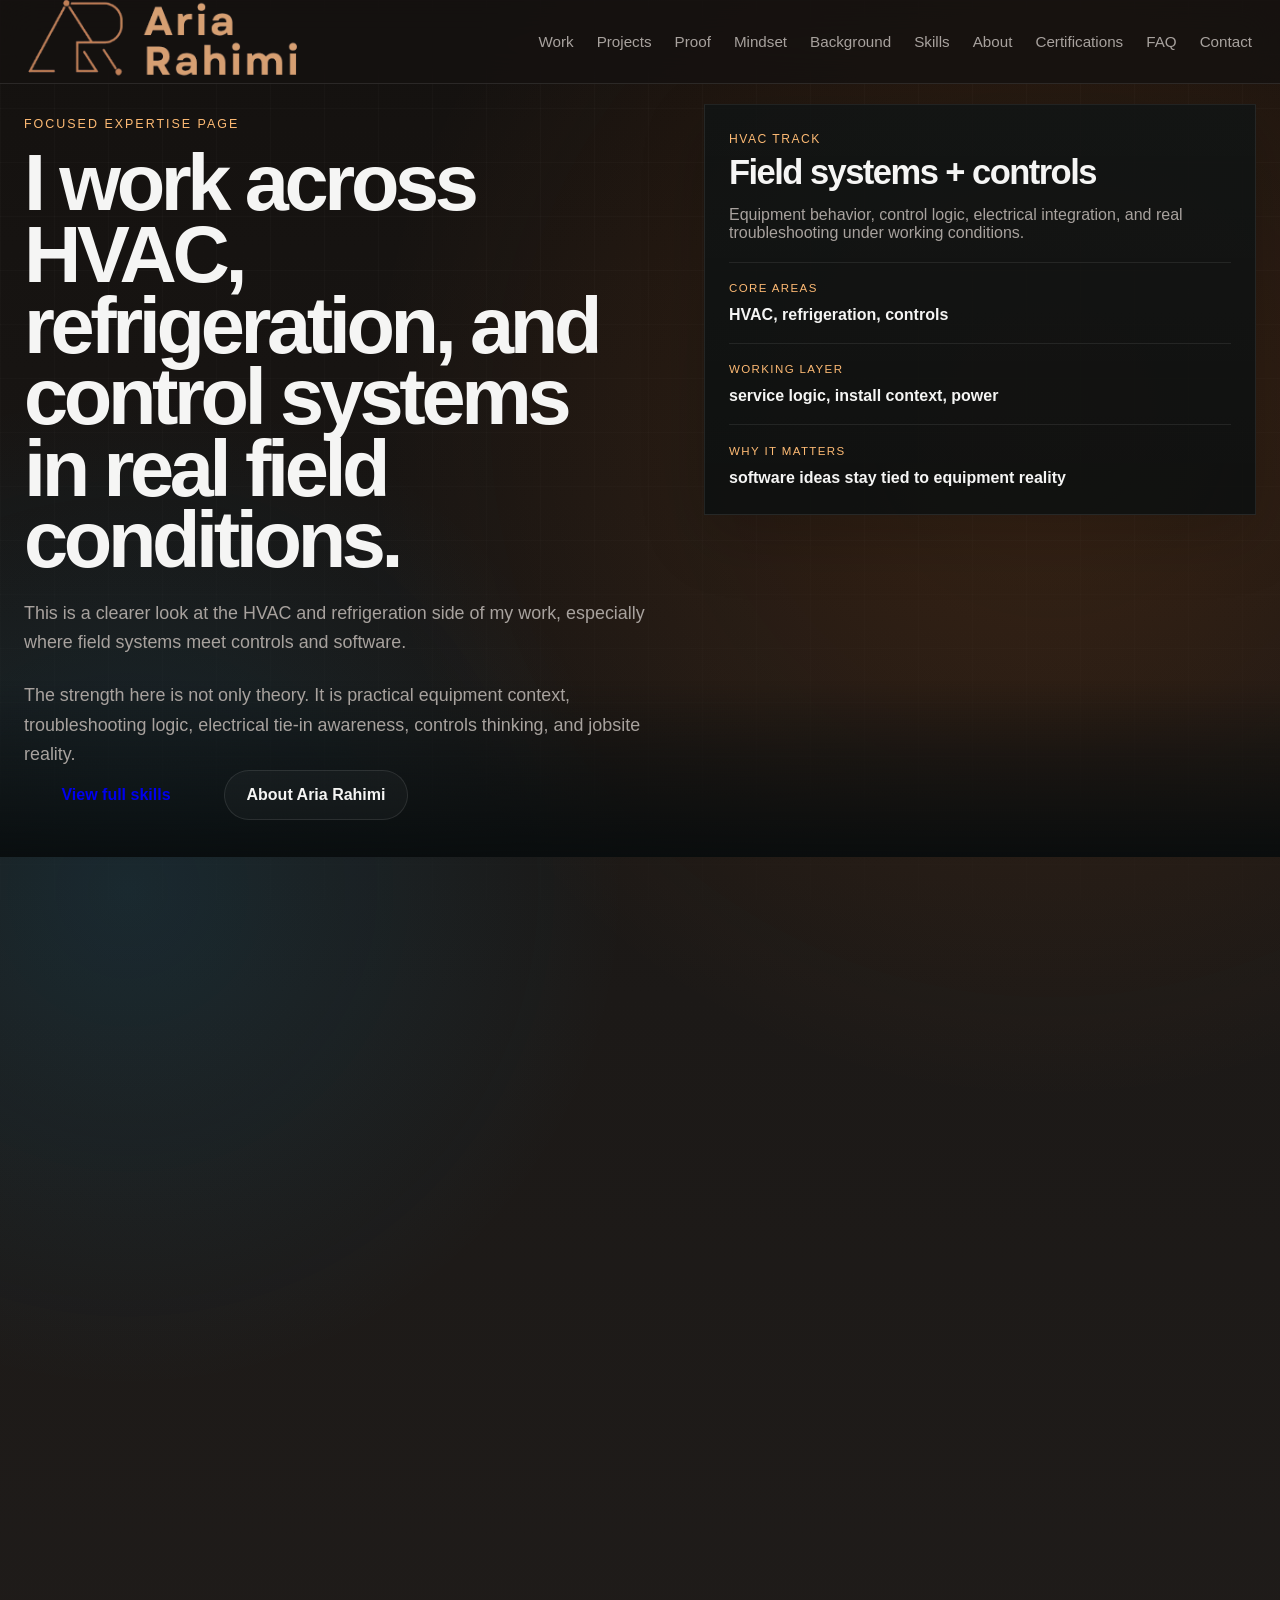
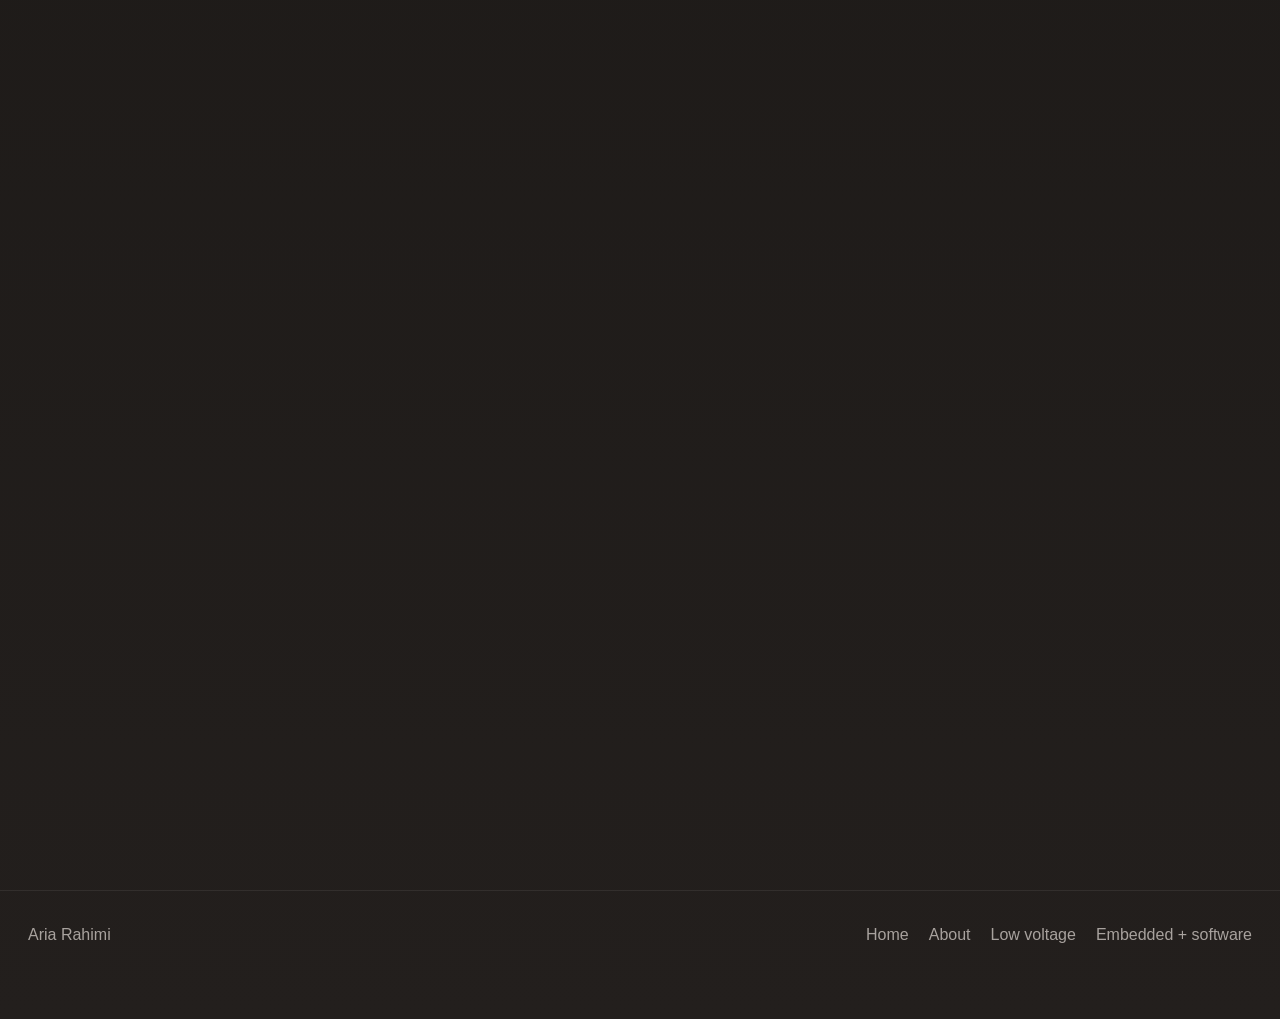
<file: hvac-refrigeration-controls.html>
<!DOCTYPE html>
<html lang="en" class="dark">
<head>
  <meta charset="UTF-8">
  <meta name="viewport" content="width=device-width, initial-scale=1.0">
  <title>Aria Rahimi | HVAC, Refrigeration, and Controls Systems</title>
  <meta
    name="description"
    content="HVAC, refrigeration, controls, and equipment troubleshooting work by Aria Rahimi."
  >
  <meta name="author" content="Aria Rahimi">
  <meta name="robots" content="index, follow, max-snippet:-1, max-image-preview:large, max-video-preview:-1">
  <meta name="googlebot" content="index, follow, max-snippet:-1, max-image-preview:large, max-video-preview:-1">
  <meta name="theme-color" content="#101313">
  <meta name="referrer" content="strict-origin-when-cross-origin">
  <meta
    http-equiv="Content-Security-Policy"
    content="default-src 'self'; base-uri 'self'; object-src 'none'; frame-src 'none'; img-src 'self' data: https:; font-src 'self' https://fonts.gstatic.com data:; style-src 'self' https://fonts.googleapis.com; script-src 'self' 'unsafe-inline'; connect-src 'self'; form-action 'self'; upgrade-insecure-requests; block-all-mixed-content"
  >
  <link rel="canonical" href="https://ariarahimi.com/hvac-refrigeration-controls.html">
  <link rel="alternate" hreflang="en-US" href="https://ariarahimi.com/hvac-refrigeration-controls.html">
  <link rel="alternate" hreflang="x-default" href="https://ariarahimi.com/hvac-refrigeration-controls.html">
  <link rel="sitemap" type="application/xml" title="Sitemap" href="https://ariarahimi.com/sitemap.xml">
  <link rel="me" href="https://github.com/khalkhali">
  <link rel="me" href="https://www.linkedin.com/in/arya-ra-96177697/">
  <meta property="og:title" content="Aria Rahimi | HVAC, Refrigeration, and Controls Systems">
  <meta
    property="og:description"
    content="HVAC, refrigeration, controls, and equipment troubleshooting work by Aria Rahimi."
  >
  <meta property="og:type" content="article">
  <meta property="og:url" content="https://ariarahimi.com/hvac-refrigeration-controls.html">
  <meta property="og:site_name" content="Aria Rahimi">
  <meta property="og:locale" content="en_US">
  <meta property="og:image" content="https://ariarahimi.com/og-image.svg">
  <meta property="og:image:secure_url" content="https://ariarahimi.com/og-image.svg">
  <meta property="og:image:type" content="image/svg+xml">
  <meta property="og:image:width" content="1200">
  <meta property="og:image:height" content="630">
  <meta property="og:image:alt" content="Aria Rahimi systems builder preview">
  <meta name="twitter:card" content="summary_large_image">
  <meta name="twitter:title" content="Aria Rahimi | HVAC, Refrigeration, and Controls Systems">
  <meta
    name="twitter:description"
    content="HVAC, refrigeration, controls, and equipment troubleshooting work by Aria Rahimi."
  >
  <meta name="twitter:image" content="https://ariarahimi.com/og-image.svg">
  <meta name="twitter:image:alt" content="Aria Rahimi systems builder preview">
  <link rel="preconnect" href="https://fonts.googleapis.com">
  <link rel="preconnect" href="https://fonts.gstatic.com" crossorigin>
  <link
    href="https://fonts.googleapis.com/css2?family=IBM+Plex+Sans:wght@400;500;600&family=Space+Grotesk:wght@500;700&display=swap"
    rel="stylesheet"
  >
  <link rel="icon" type="image/svg+xml" href="favicon.svg">
  <link rel="stylesheet" href="styles.css">
  <script type="application/ld+json">
    {
      "@context": "https://schema.org",
      "@graph": [
        {
          "@type": "ImageObject",
          "@id": "https://ariarahimi.com/hvac-refrigeration-controls.html#primaryimage",
          "url": "https://ariarahimi.com/og-image.svg",
          "contentUrl": "https://ariarahimi.com/og-image.svg",
          "width": 1200,
          "height": 630,
          "caption": "Aria Rahimi systems builder preview"
        },
        {
          "@type": "WebSite",
          "@id": "https://ariarahimi.com/#website",
          "url": "https://ariarahimi.com/",
          "name": "Aria Rahimi",
          "inLanguage": "en-US"
        },
        {
          "@type": "Person",
          "@id": "https://ariarahimi.com/#person",
          "name": "Aria Rahimi",
          "givenName": "Aria",
          "familyName": "Rahimi",
          "alternateName": ["Aria Rahim", "Arya Ra"],
          "url": "https://ariarahimi.com/",
          "jobTitle": "Systems Builder",
          "description": "Aria Rahimi works across HVAC, refrigeration, controls, networking, hardware, and software.",
          "sameAs": [
            "https://github.com/khalkhali",
            "https://www.linkedin.com/in/arya-ra-96177697/",
            "https://synapticlynk.com/",
            "https://thermonerv.com/"
          ]
        },
        {
          "@type": "WebPage",
          "@id": "https://ariarahimi.com/hvac-refrigeration-controls.html#page",
          "url": "https://ariarahimi.com/hvac-refrigeration-controls.html",
          "name": "Aria Rahimi | HVAC, Refrigeration, and Controls Systems",
          "description": "HVAC, refrigeration, controls, and equipment troubleshooting work by Aria Rahimi.",
          "isPartOf": {
            "@id": "https://ariarahimi.com/#website"
          },
          "about": {
            "@id": "https://ariarahimi.com/#person"
          },
          "primaryImageOfPage": {
            "@id": "https://ariarahimi.com/hvac-refrigeration-controls.html#primaryimage"
          },
          "inLanguage": "en-US",
          "breadcrumb": {
            "@id": "https://ariarahimi.com/hvac-refrigeration-controls.html#breadcrumb"
          }
        },
        {
          "@type": "BreadcrumbList",
          "@id": "https://ariarahimi.com/hvac-refrigeration-controls.html#breadcrumb",
          "itemListElement": [
            {
              "@type": "ListItem",
              "position": 1,
              "name": "Home",
              "item": "https://ariarahimi.com/"
            },
            {
              "@type": "ListItem",
              "position": 2,
              "name": "HVAC, Refrigeration, and Controls",
              "item": "https://ariarahimi.com/hvac-refrigeration-controls.html"
            }
          ]
        }
      ]
    }
  </script>
</head>
<body class="about-page topic-page">
  <header class="site-header">
    <div class="header-inner">
      <a class="brand" href="index.html" aria-label="Aria Rahimi home">
        <img class="brand-mark" src="assets/aria-rahimi-logo-header.png" alt="Aria Rahimi" width="293" height="90">
        <span class="sr-only">Aria Rahimi</span>
      </a>
      <button
        class="nav-toggle"
        type="button"
        aria-expanded="false"
        aria-controls="primary-nav"
        aria-label="Open navigation menu"
      >
        <span class="nav-toggle-icon" aria-hidden="true">
          <span></span>
          <span></span>
          <span></span>
        </span>
      </button>
      <nav class="site-nav" id="primary-nav" aria-label="Primary">
        <a href="index.html#work">Work</a>
        <a href="index.html#projects">Projects</a>
        <a href="index.html#proof">Proof</a>
        <a href="index.html#mindset">Mindset</a>
        <a href="index.html#background">Background</a>
        <a href="index.html#skills">Skills</a>
        <a href="about-aria-rahimi.html">About</a>
        <a href="index.html#certifications">Certifications</a>
        <a href="index.html#faq">FAQ</a>
        <a href="index.html#contact">Contact</a>
      </nav>
    </div>
  </header>

  <main>
    <section class="hero reveal about-hero">
      <div class="hero-inner">
        <div class="hero-copy">
          <p class="eyebrow">Focused expertise page</p>
          <h1>I work across HVAC, refrigeration, and control systems in real field conditions.</h1>
          <p class="hero-text">
            This is a clearer look at the HVAC and refrigeration side of my work, especially where field systems
            meet controls and software.
          </p>
          <p class="hero-text">
            The strength here is not only theory. It is practical equipment context, troubleshooting logic, electrical tie-in awareness, controls thinking, and jobsite reality.
          </p>
          <div class="hero-actions">
            <a class="button button-primary" href="index.html#skills">View full skills</a>
            <a class="button button-secondary" href="about-aria-rahimi.html">About Aria Rahimi</a>
          </div>
        </div>

        <div class="hero-canvas" aria-hidden="true">
          <div class="about-identity-panel">
            <span class="contact-label">HVAC track</span>
            <h2>Field systems + controls</h2>
            <p>Equipment behavior, control logic, electrical integration, and real troubleshooting under working conditions.</p>
            <div class="about-identity-grid">
              <div>
                <span class="surface-label">Core areas</span>
                <strong>HVAC, refrigeration, controls</strong>
              </div>
              <div>
                <span class="surface-label">Working layer</span>
                <strong>service logic, install context, power</strong>
              </div>
              <div>
                <span class="surface-label">Why it matters</span>
                <strong>software ideas stay tied to equipment reality</strong>
              </div>
            </div>
          </div>
        </div>
      </div>
    </section>

    <section class="section reveal">
      <div class="section-inner">
        <div class="section-heading">
          <p class="eyebrow">What this includes</p>
          <h2>Not only equipment names. The actual operating chain.</h2>
          <p>This is about the practical side of HVAC and refrigeration work, not just the labels.</p>
        </div>
        <div class="work-layout">
          <div class="work-intro">
            <p>
              HVAC and refrigeration work touches piping, electrical, control behavior, equipment protection, startup logic, and service diagnosis. That background matters because it creates a real foundation for later automation, dashboarding, and connected-system work.
            </p>
          </div>
          <div class="work-grid">
            <div>
              <h3>Equipment troubleshooting</h3>
              <p>Real-world diagnosis around motors, contactors, breakers, wiring paths, operating faults, and the difference between a symptom and the true failure point.</p>
            </div>
            <div>
              <h3>Control logic and electrical tie-in</h3>
              <p>Understanding how thermostatic control, relays, power, safeties, and field wiring work together instead of treating each layer separately.</p>
            </div>
            <div>
              <h3>Install context and field execution</h3>
              <p>Work that stays grounded in actual install conditions, not abstract diagrams only, including line-set realities, breaker work, and service-side constraints.</p>
            </div>
          </div>
        </div>
      </div>
    </section>

    <section class="section reveal">
      <div class="section-inner background-layout">
        <div class="background-copy">
          <p class="eyebrow">Why this page exists</p>
          <h2>The field side matters because it shapes the systems work.</h2>
          <p>
            A lot of the long-term systems direction comes from seeing how physical equipment behaves in the field. That includes what fails first, what operators actually need to see, and what kind of logic helps people solve problems faster.
          </p>
          <p>
            This is one of the reasons projects like SynapticLYnk and ThermoNerve do not come from a generic SaaS mindset. They come from equipment context, service logic, control flow, and operational reality.
          </p>
        </div>
        <div class="background-proof">
          <ul class="background-list">
            <li>HVAC and refrigeration service-side context</li>
            <li>Electrical integration tied to equipment reality</li>
            <li>Control logic thinking that supports field execution</li>
            <li>Jobsite awareness that carries into software and dashboards</li>
          </ul>
          <div class="proof-facts">
            <div>
              <span class="surface-label">focus</span>
              <strong>equipment state, controls, diagnostics</strong>
            </div>
            <div>
              <span class="surface-label">value</span>
              <strong>real-world context for system design</strong>
            </div>
            <div>
              <span class="surface-label">connected work</span>
              <strong>SynapticLYnk, ThermoNerve, field systems</strong>
            </div>
          </div>
        </div>
      </div>
    </section>

    <section class="section reveal public-surfaces">
      <div class="section-inner">
        <div class="section-heading">
          <p class="eyebrow">Connected pages</p>
          <h2>Other pages tied to the same work.</h2>
        </div>
        <div class="proof-links">
          <a href="index.html">Main website</a>
          <a href="about-aria-rahimi.html">About Aria Rahimi</a>
          <a href="low-voltage-smart-home-systems.html">Low-voltage and smart-home systems</a>
          <a href="embedded-full-stack-systems.html">Embedded and full stack systems</a>
          <a href="https://synapticlynk.com/" target="_blank" rel="noreferrer">SynapticLYnk</a>
          <a href="https://thermonerv.com/" target="_blank" rel="noreferrer">ThermoNerve</a>
        </div>
      </div>
    </section>
  </main>

  <footer class="site-footer">
    <div class="footer-inner">
      <p>Aria Rahimi</p>
      <div class="footer-links">
        <a href="index.html">Home</a>
        <a href="about-aria-rahimi.html">About</a>
        <a href="low-voltage-smart-home-systems.html">Low voltage</a>
        <a href="embedded-full-stack-systems.html">Embedded + software</a>
      </div>
    </div>
  </footer>

  <script src="script.js"></script>
</body>
</html>
</file>
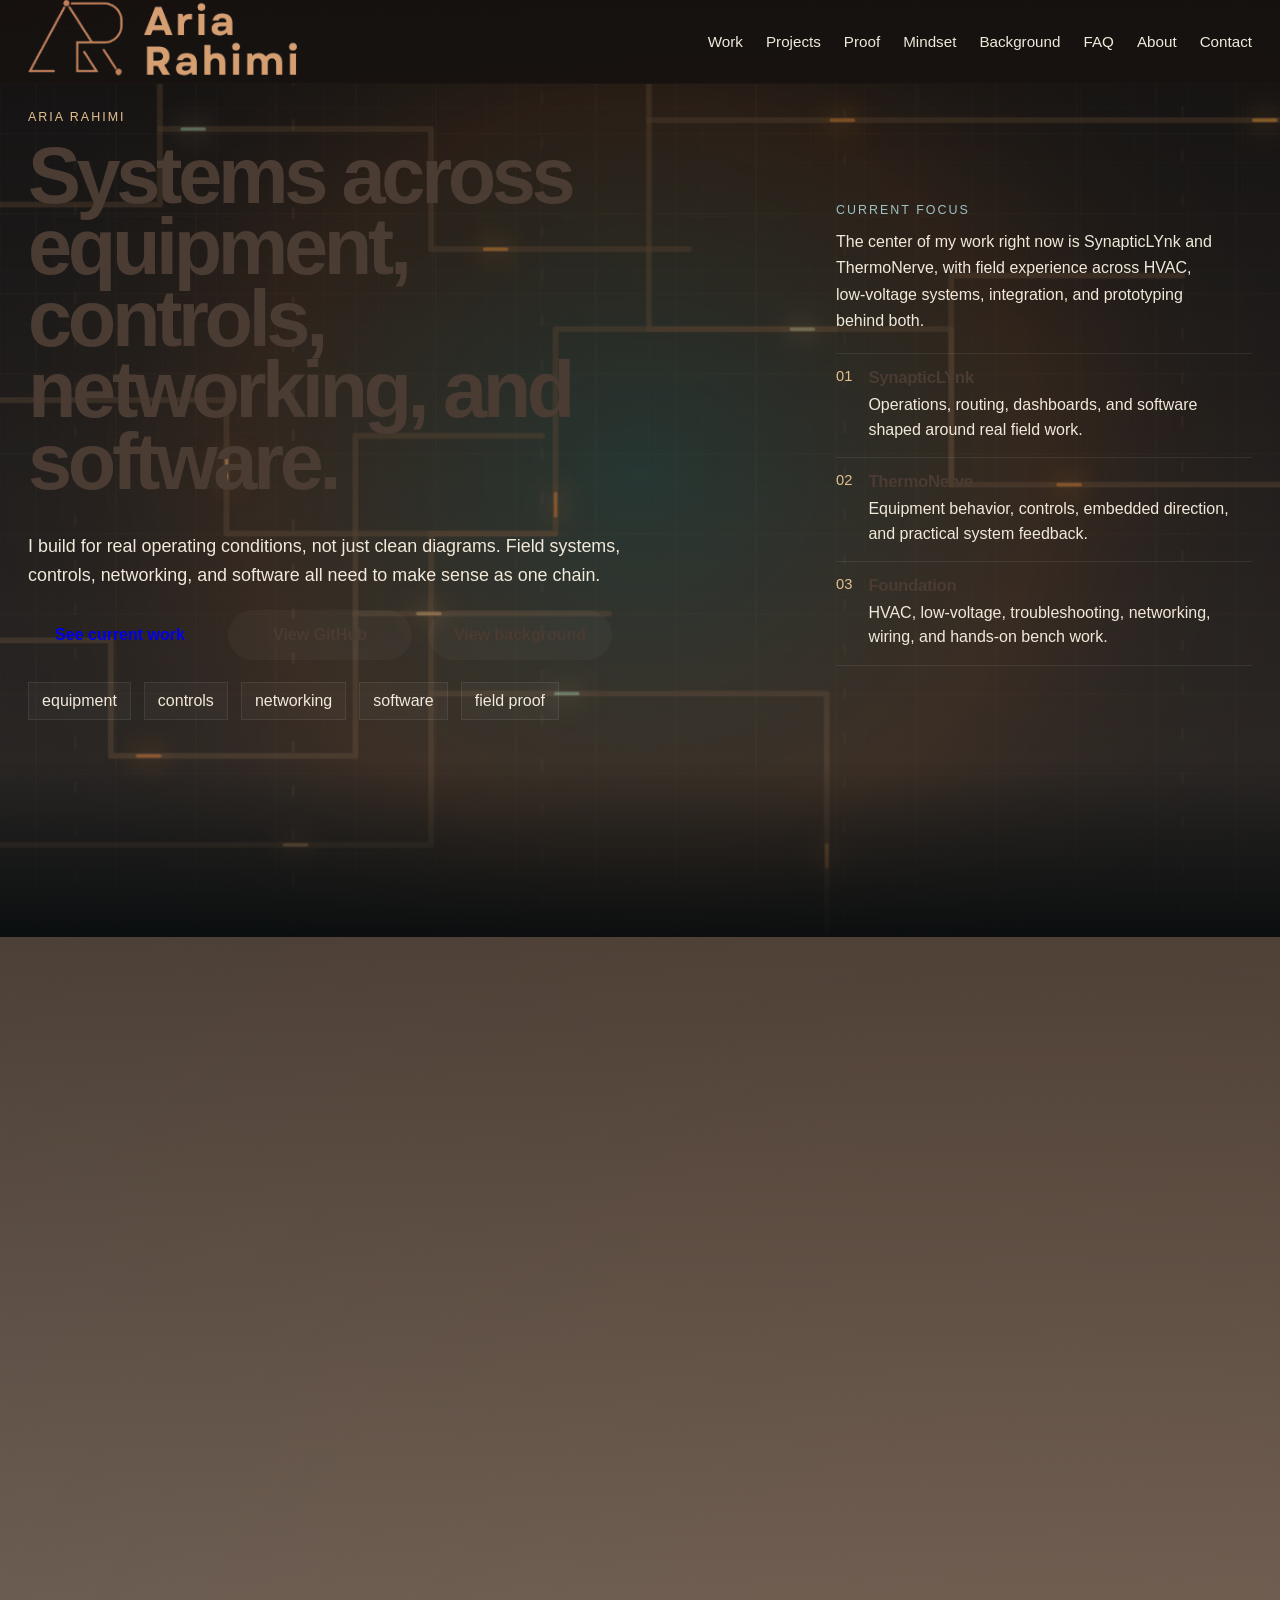
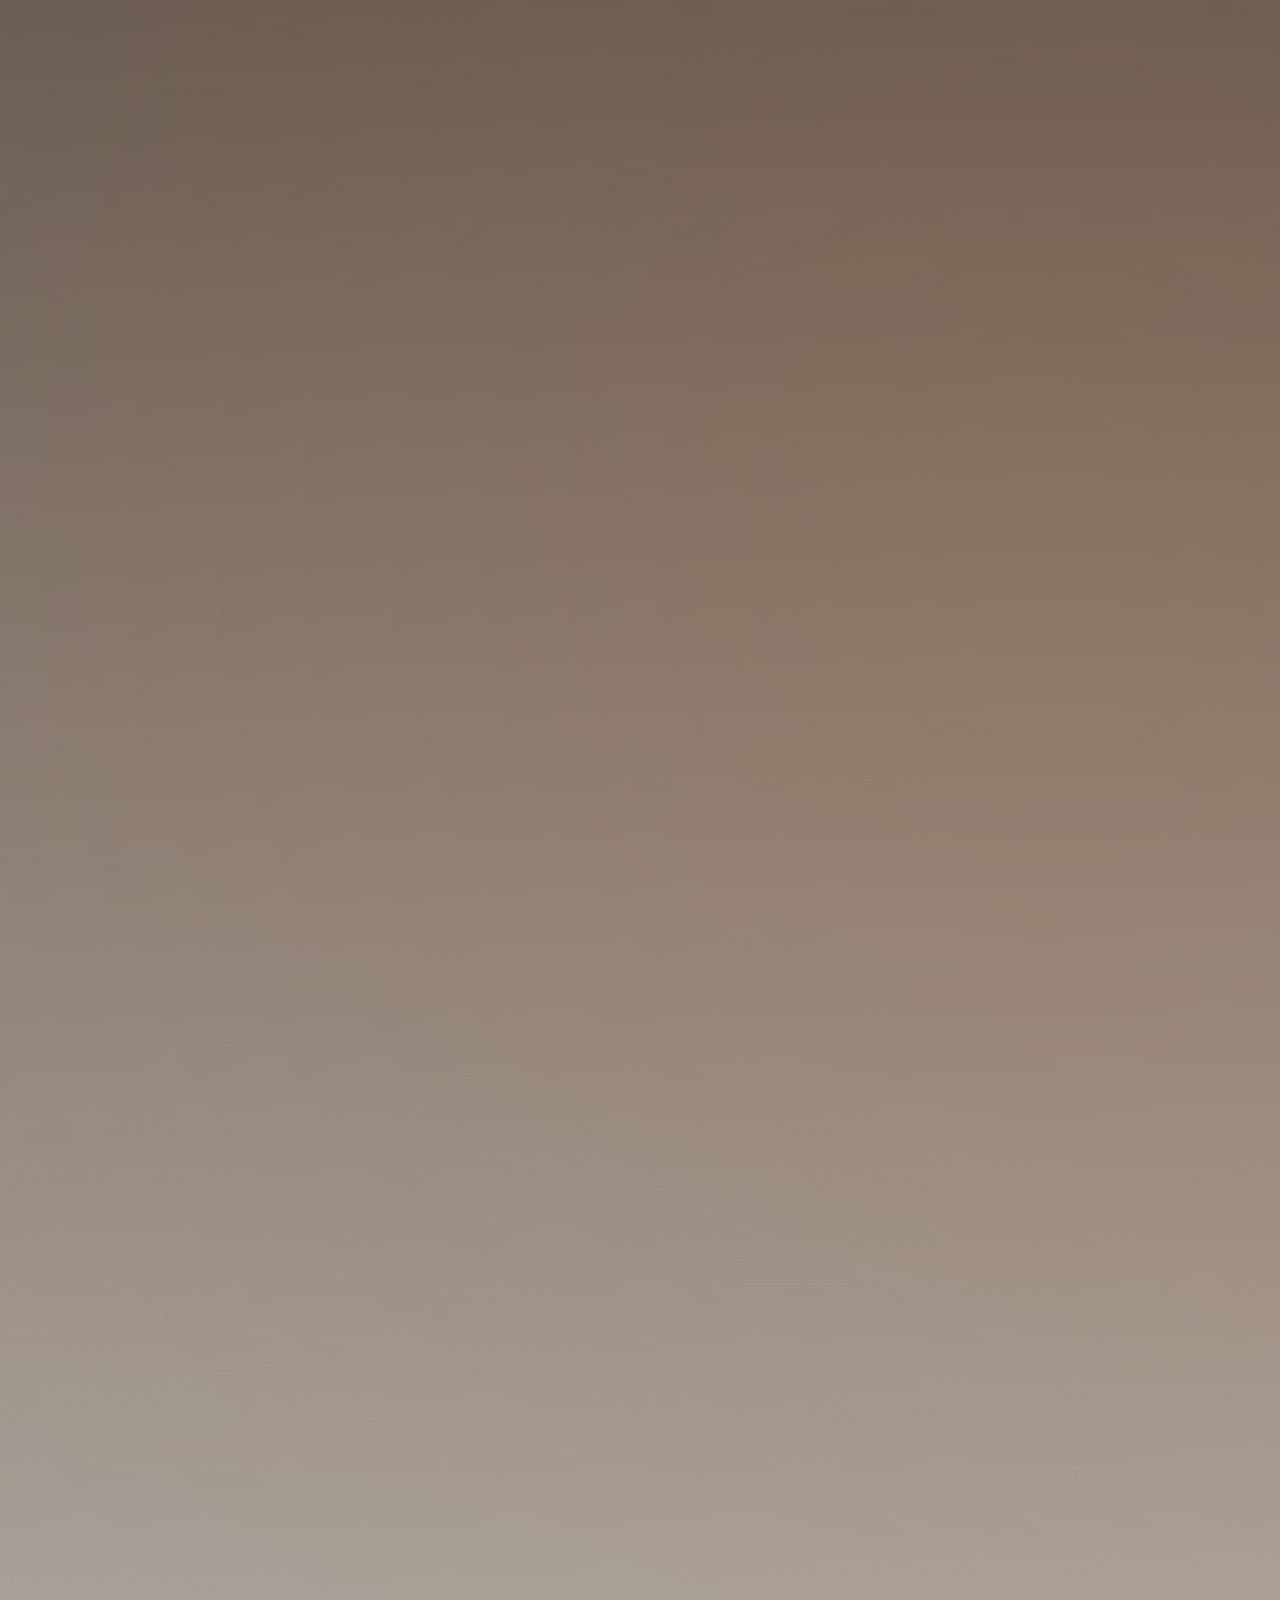
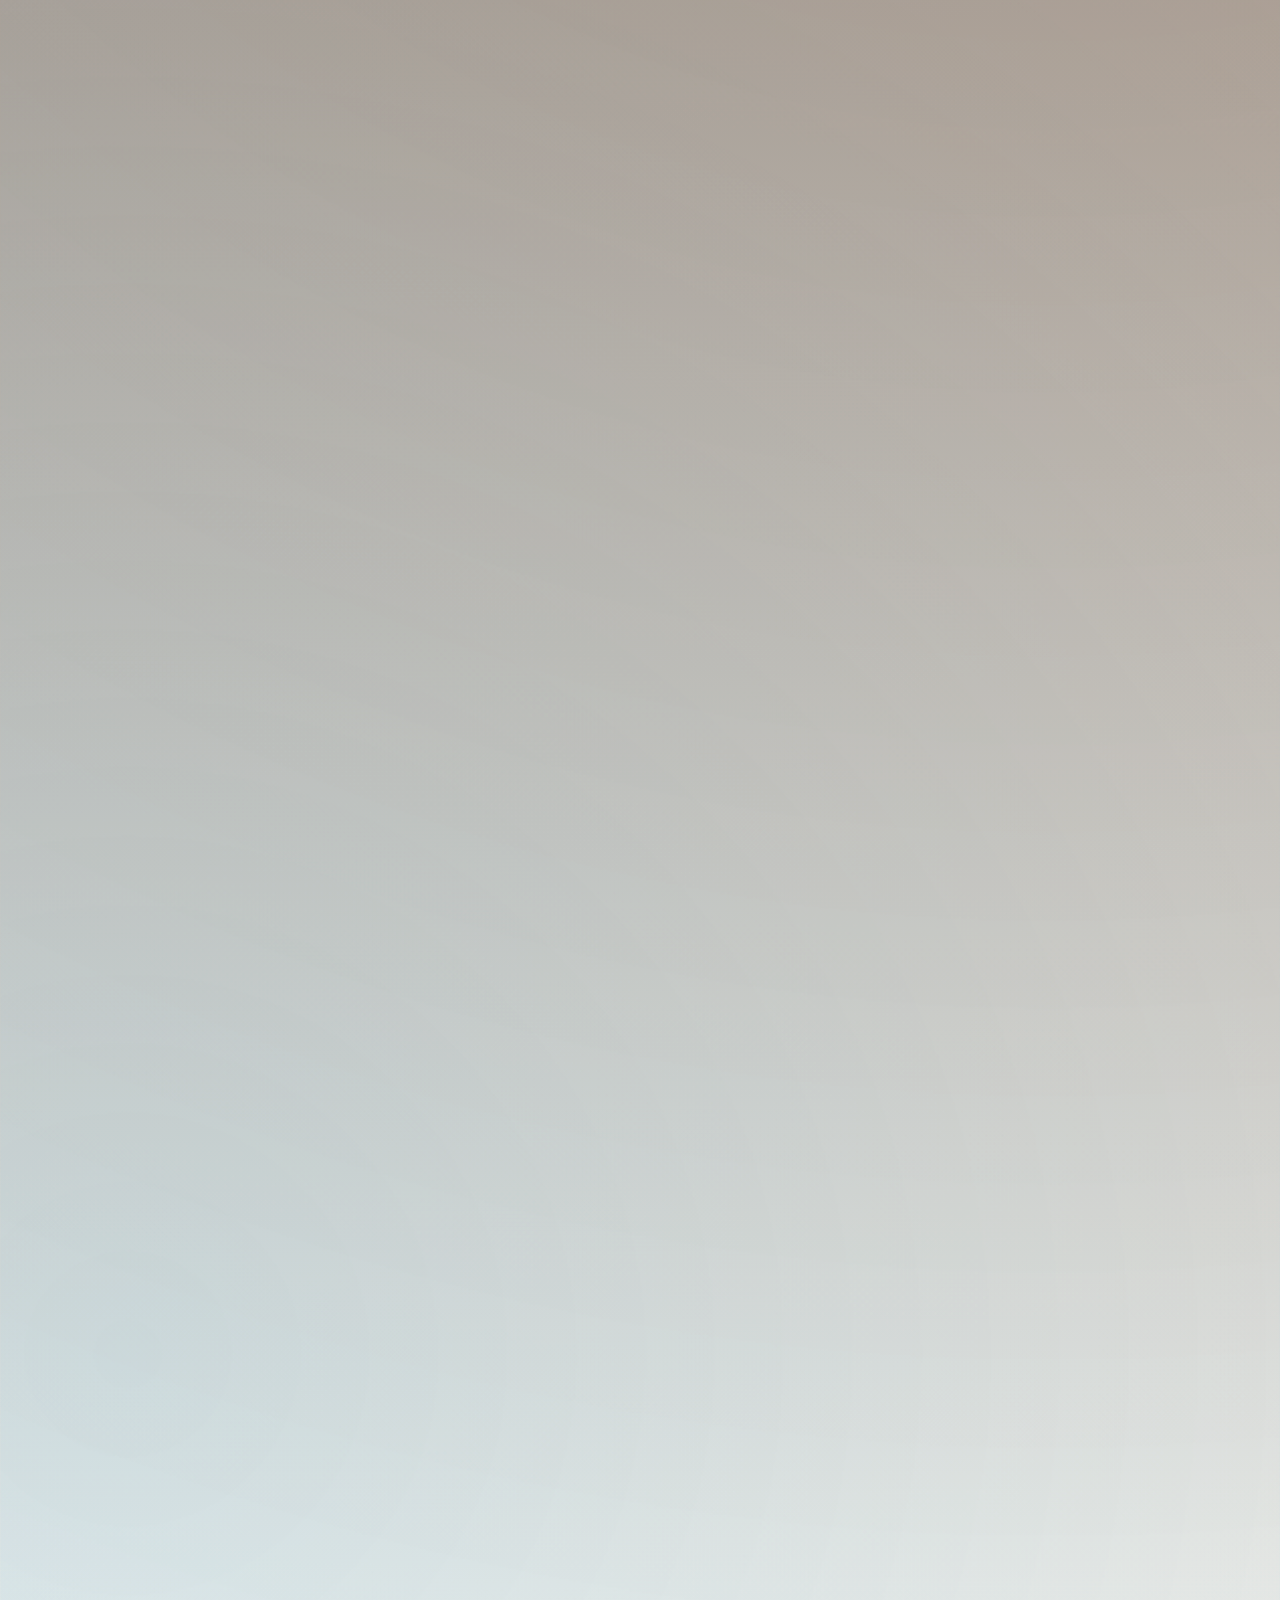
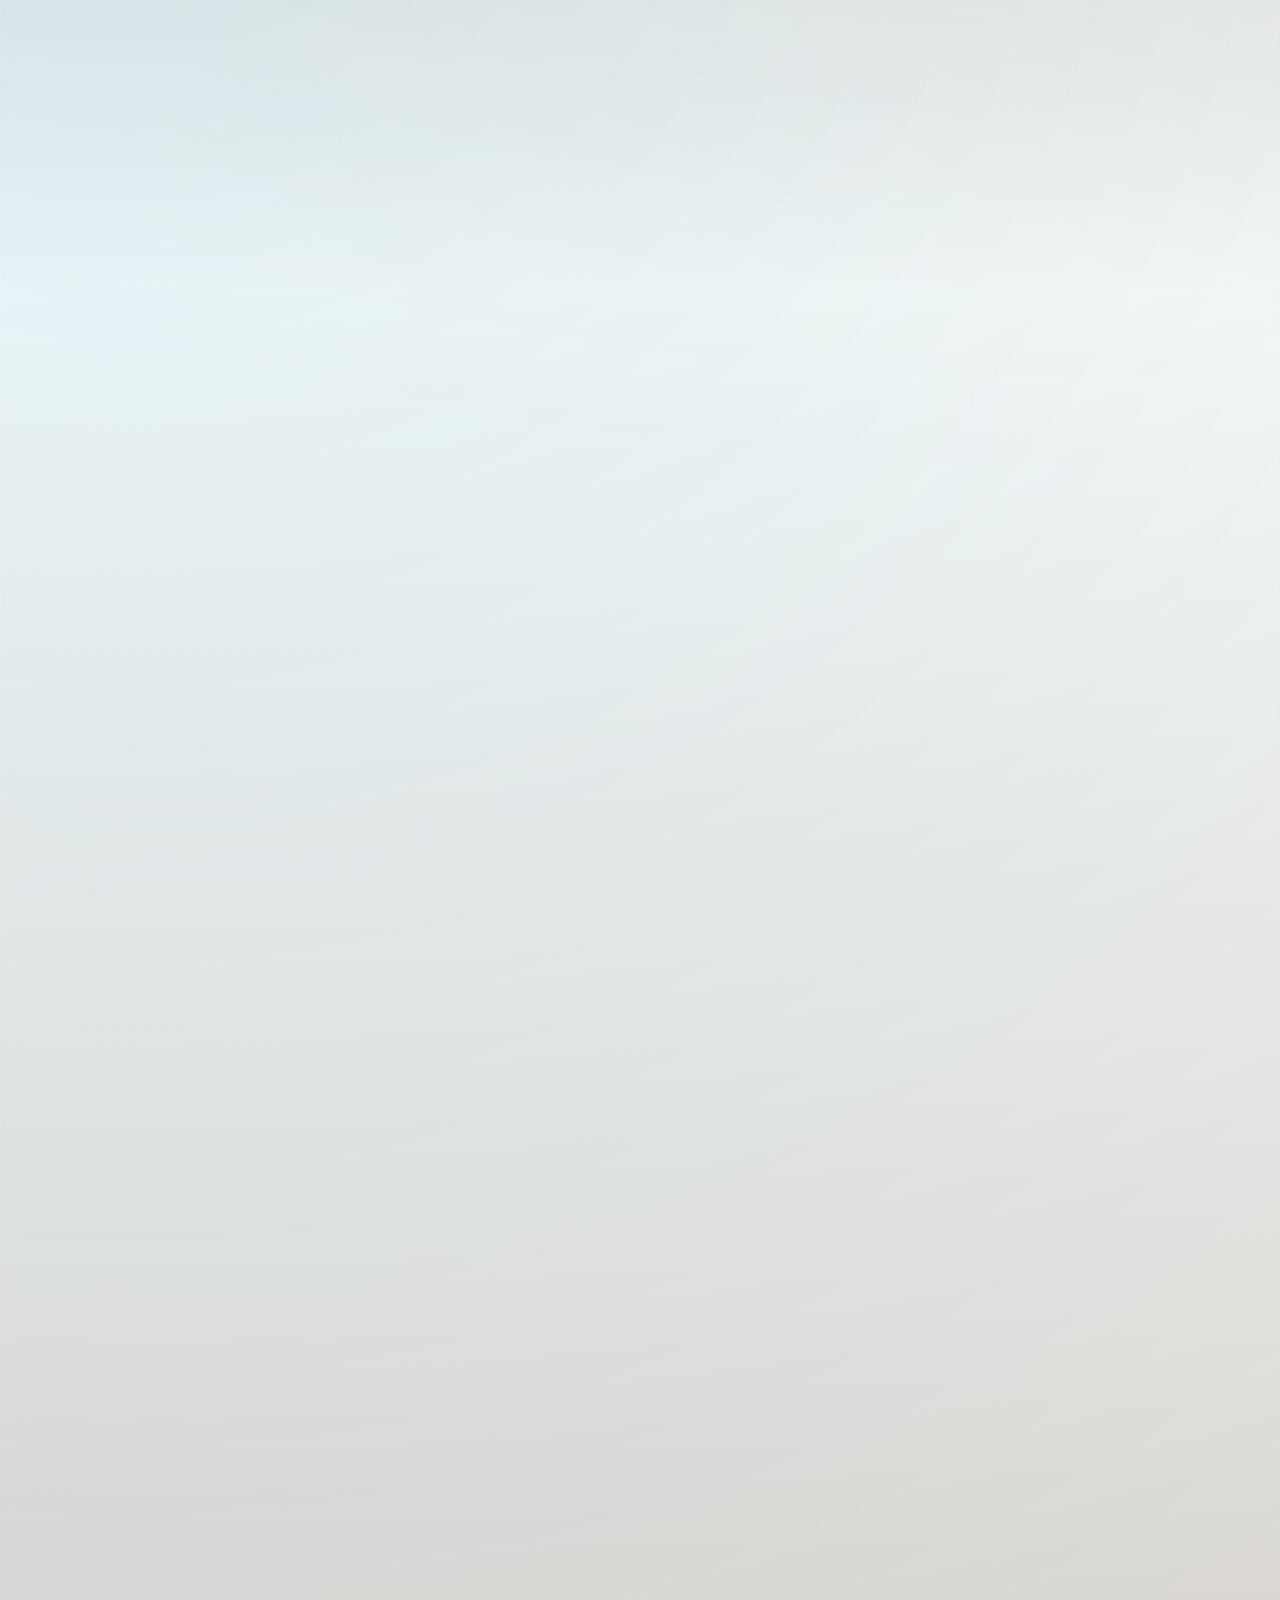
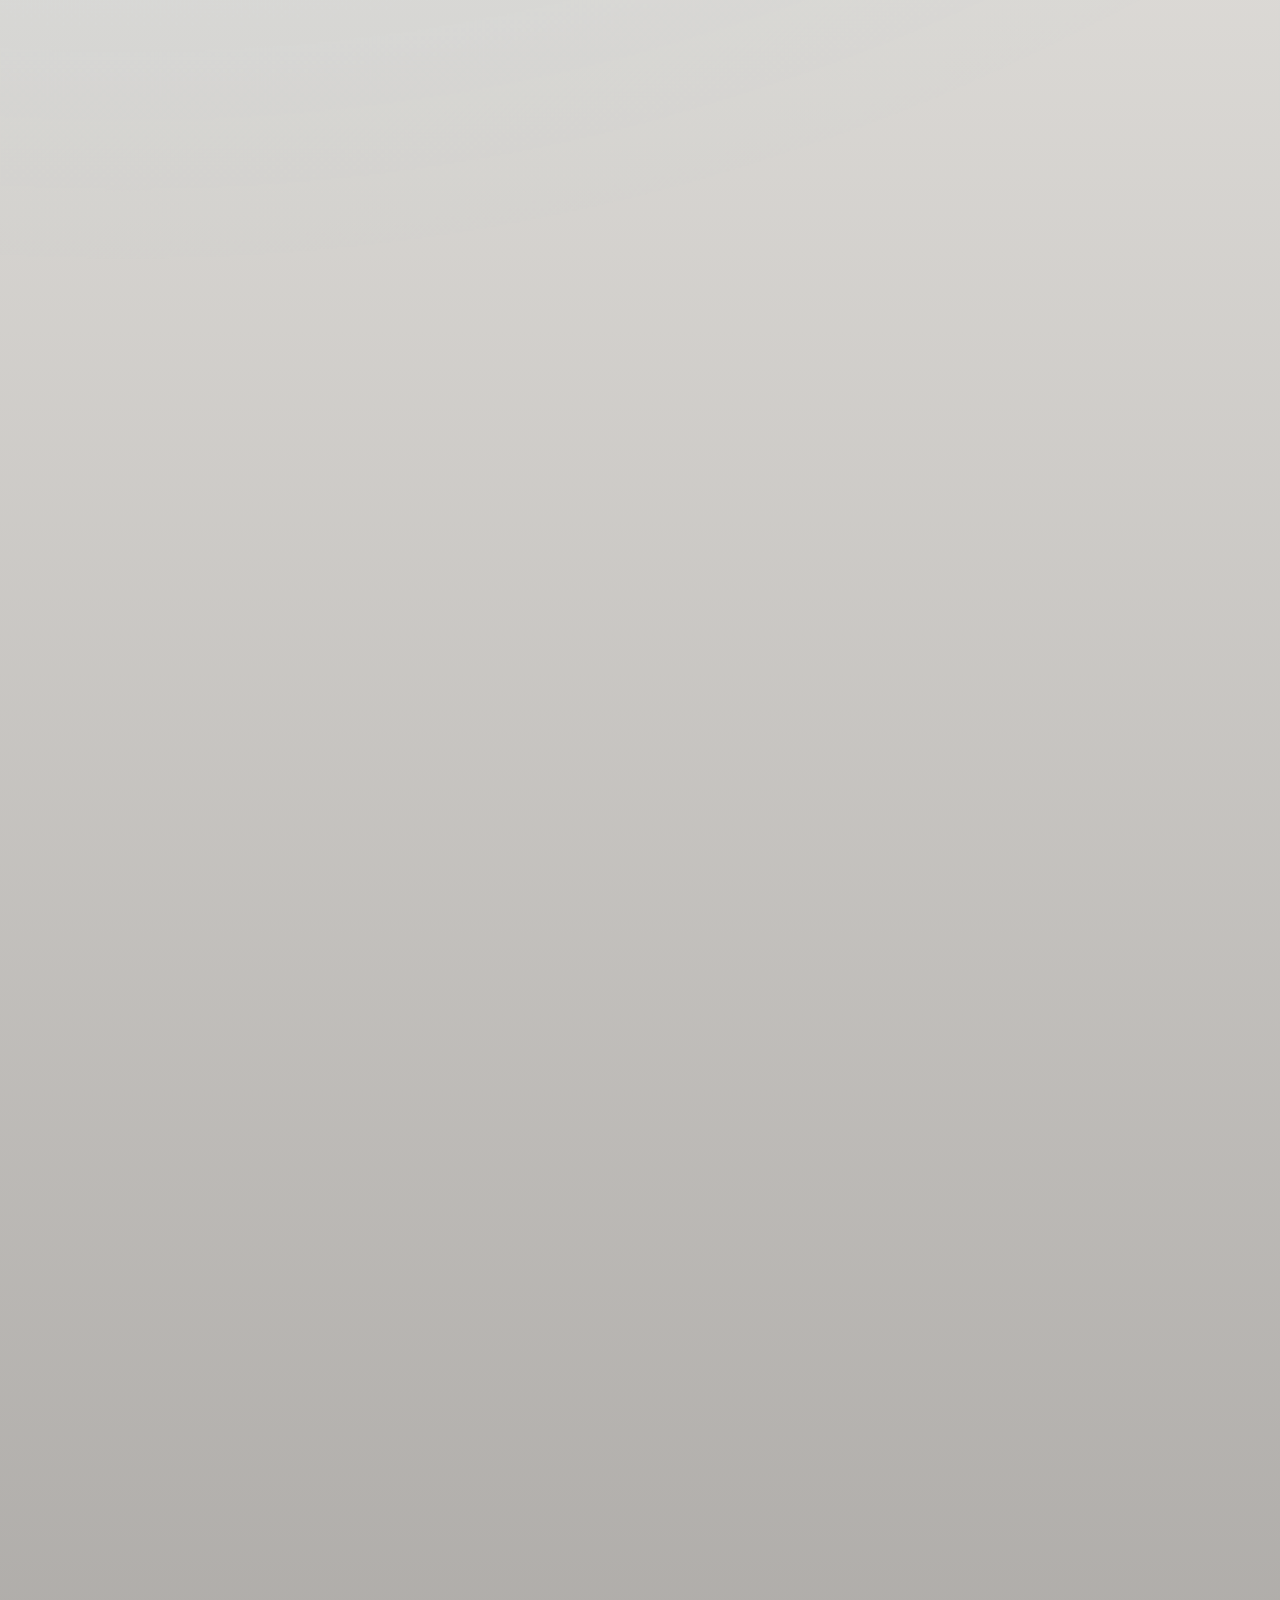
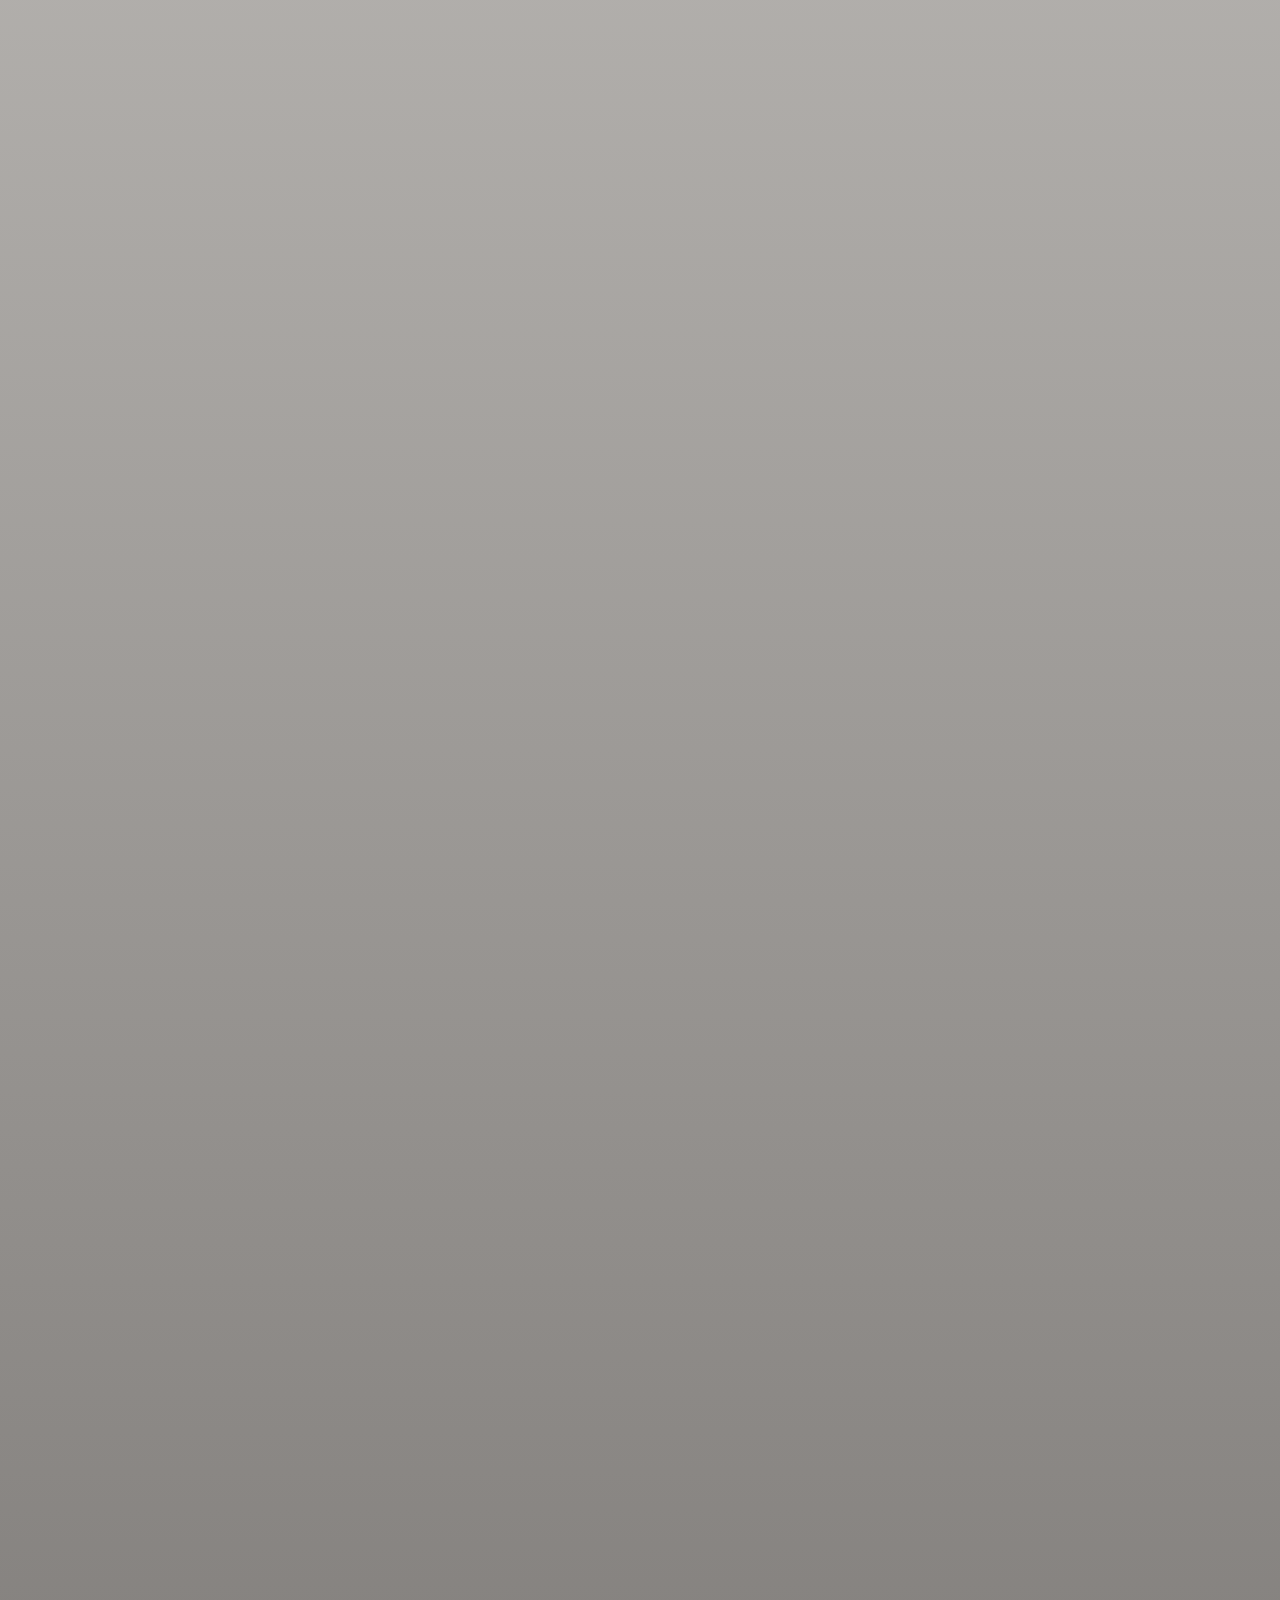
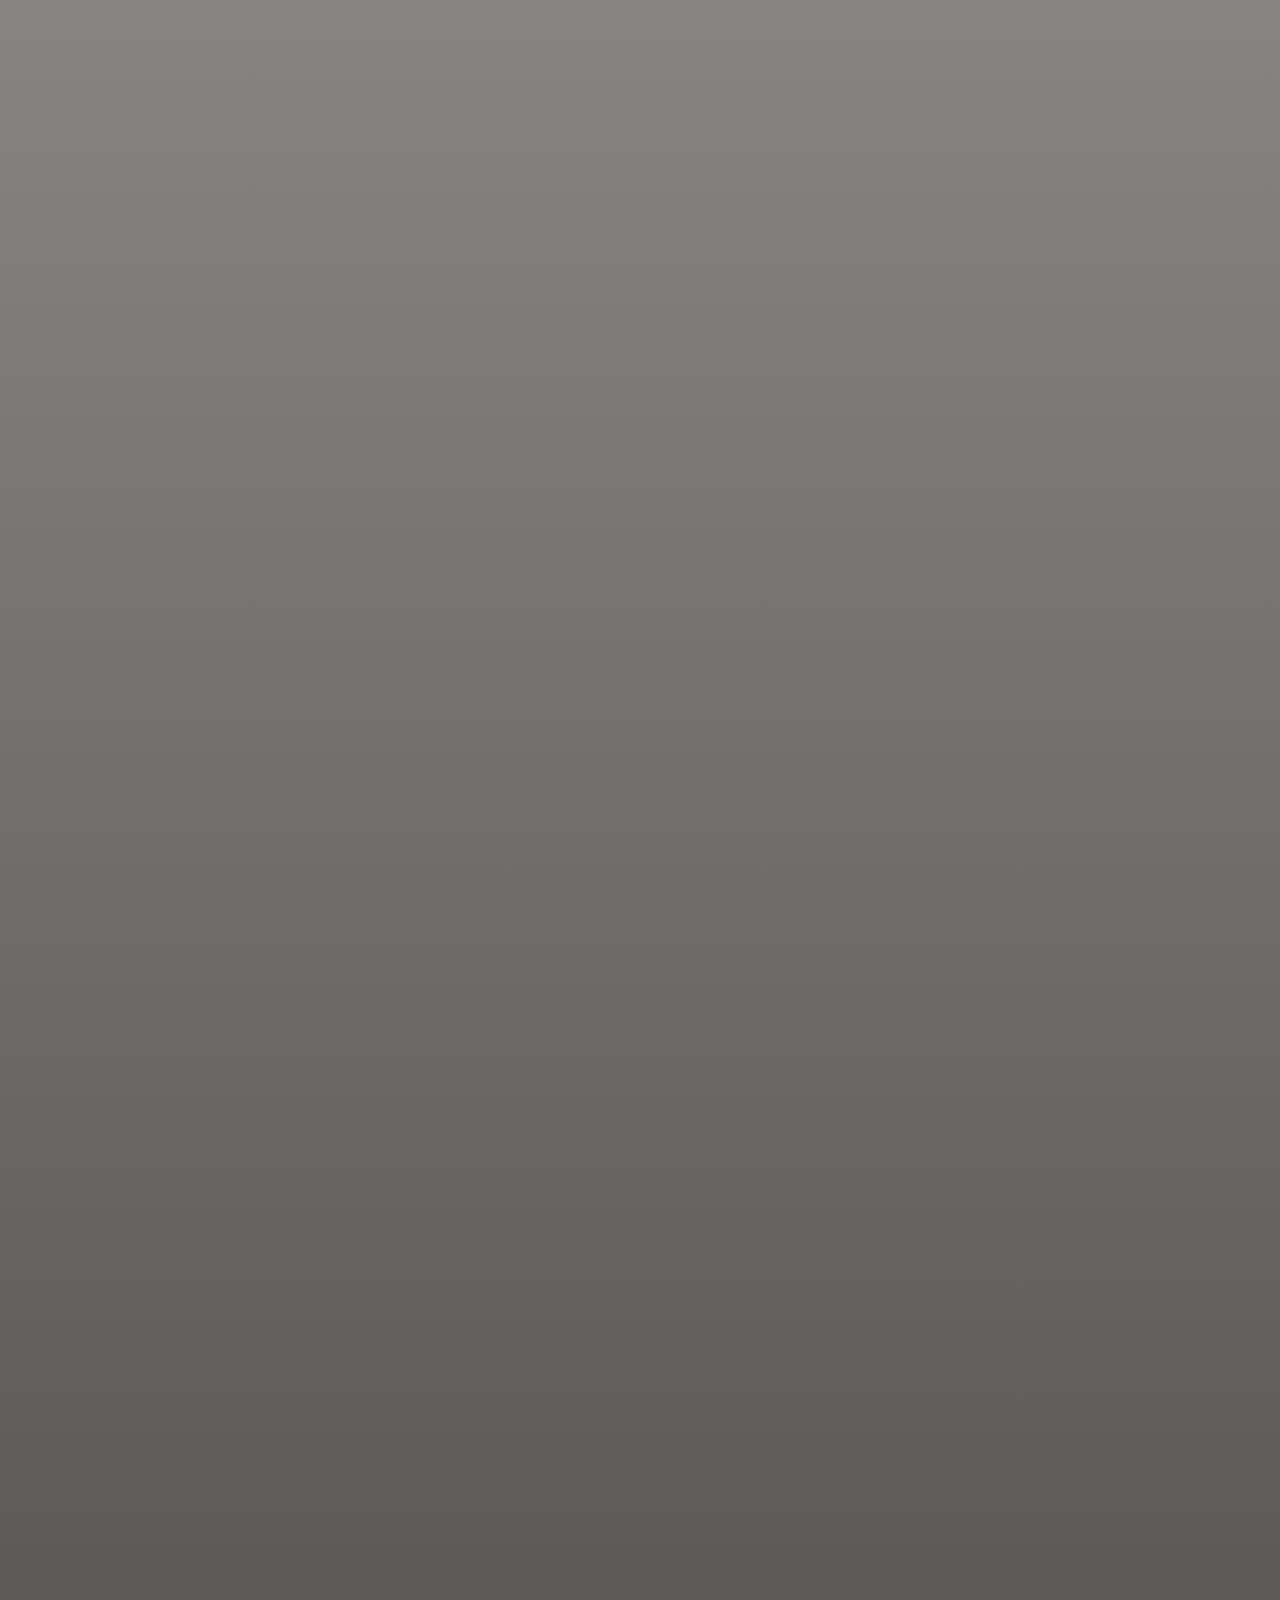
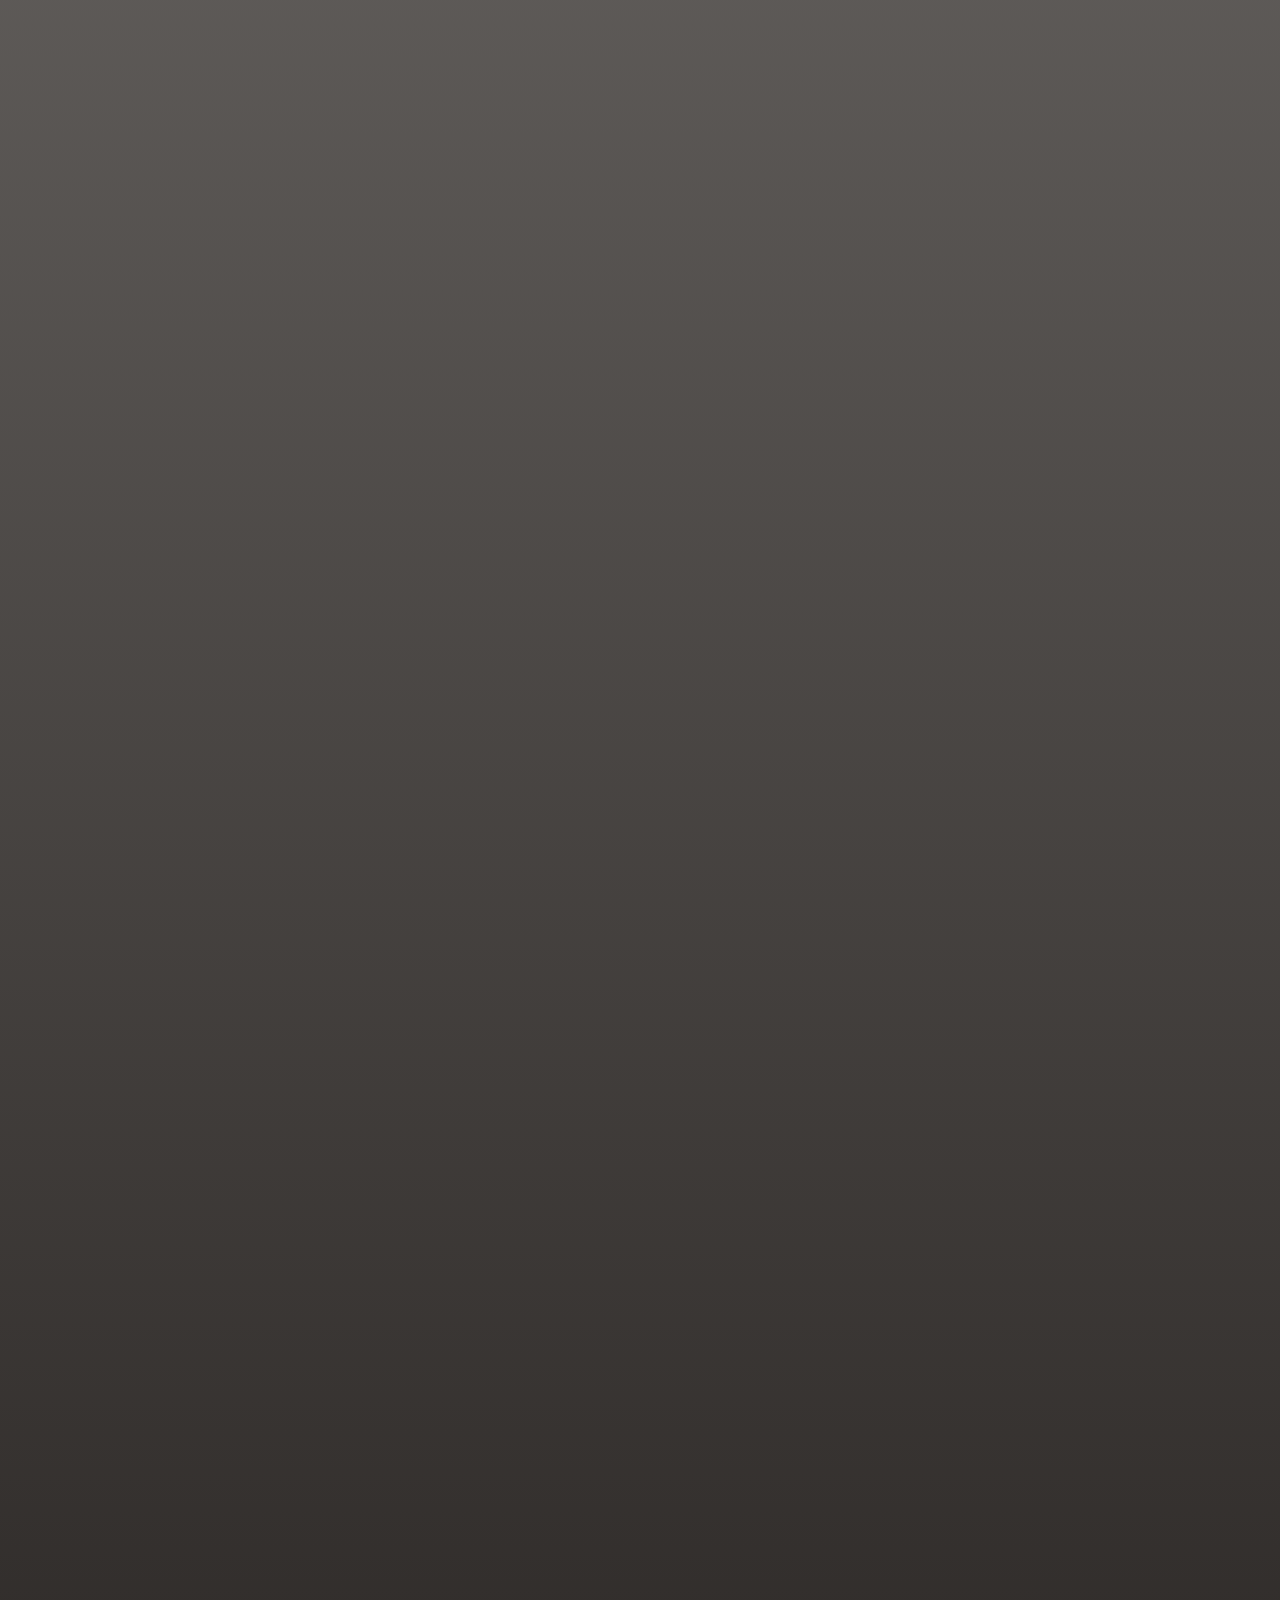
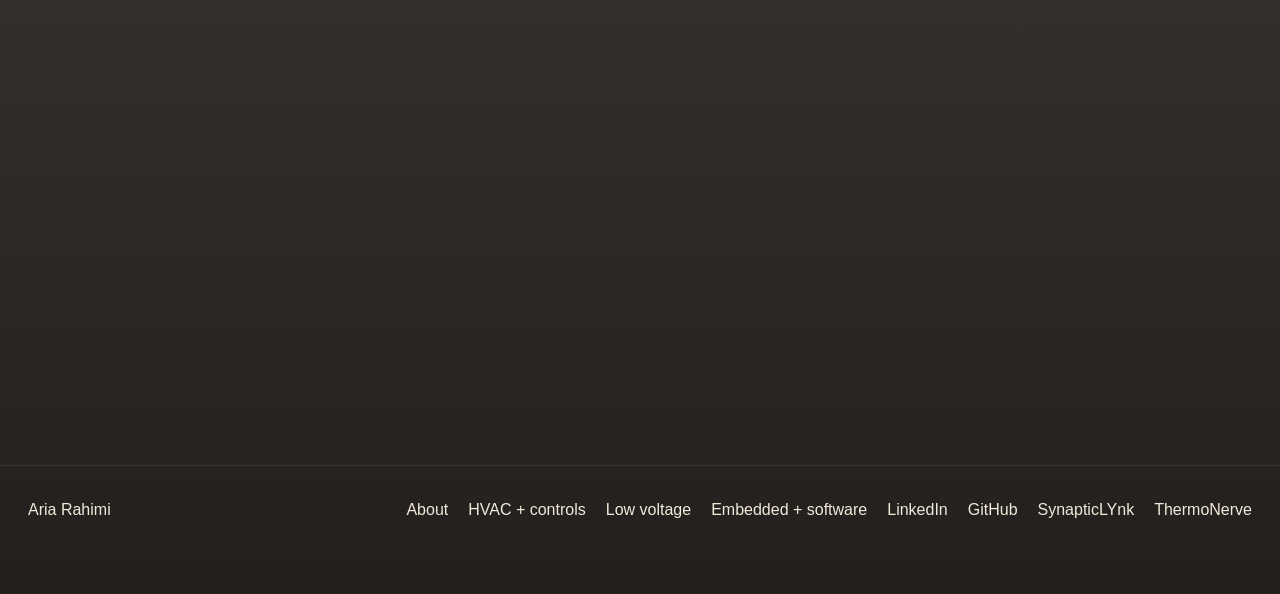
<file: legacy-homepage.html>
<!DOCTYPE html>
<html lang="en">
<head>
  <meta charset="UTF-8">
  <meta name="viewport" content="width=device-width, initial-scale=1.0">
  <title>Aria Rahimi | Systems Builder Across Equipment, Controls, Networking, and Software</title>
  <meta
    name="description"
    content="Official website of Aria Rahimi, a systems builder with field background in HVAC, low-voltage controls, networking, embedded hardware, and software."
  >
  <meta name="author" content="Aria Rahimi">
  <meta name="robots" content="index, follow, max-snippet:-1, max-image-preview:large, max-video-preview:-1">
  <meta name="googlebot" content="index, follow, max-snippet:-1, max-image-preview:large, max-video-preview:-1">
  <meta name="theme-color" content="#101313">
  <meta name="referrer" content="strict-origin-when-cross-origin">
  <meta
    http-equiv="Content-Security-Policy"
    content="default-src 'self'; base-uri 'self'; object-src 'none'; frame-src 'none'; img-src 'self' data: https:; font-src 'self' https://fonts.gstatic.com data:; style-src 'self' https://fonts.googleapis.com; script-src 'self' 'unsafe-inline'; connect-src 'self'; form-action 'self'; upgrade-insecure-requests; block-all-mixed-content"
  >
  <meta name="google-site-verification" content="rgLT6cJV5y6i4L069ZMYOQ1Z0VrgQkDRm1UdxUIrUEo">
  <link rel="canonical" href="https://ariarahimi.com/">
  <link rel="alternate" hreflang="en-US" href="https://ariarahimi.com/">
  <link rel="alternate" hreflang="x-default" href="https://ariarahimi.com/">
  <link rel="sitemap" type="application/xml" title="Sitemap" href="https://ariarahimi.com/sitemap.xml">
  <link rel="me" href="https://github.com/khalkhali">
  <link rel="me" href="https://www.linkedin.com/in/arya-ra-96177697/">
  <meta property="og:title" content="Aria Rahimi | Systems Builder Across Equipment, Controls, Networking, and Software">
  <meta
    property="og:description"
    content="Official website of Aria Rahimi, a systems builder with field background in HVAC, low-voltage controls, networking, embedded hardware, and software."
  >
  <meta property="og:type" content="website">
  <meta property="og:url" content="https://ariarahimi.com/">
  <meta property="og:site_name" content="Aria Rahimi">
  <meta property="og:locale" content="en_US">
  <meta property="og:image" content="https://ariarahimi.com/og-image.svg">
  <meta property="og:image:secure_url" content="https://ariarahimi.com/og-image.svg">
  <meta property="og:image:type" content="image/svg+xml">
  <meta property="og:image:width" content="1200">
  <meta property="og:image:height" content="630">
  <meta property="og:image:alt" content="Aria Rahimi systems builder site preview">
  <meta name="twitter:card" content="summary_large_image">
  <meta name="twitter:title" content="Aria Rahimi | Systems Builder Across Equipment, Controls, Networking, and Software">
  <meta
    name="twitter:description"
    content="Official website of Aria Rahimi, a systems builder with field background in HVAC, low-voltage controls, networking, embedded hardware, and software."
  >
  <meta name="twitter:image" content="https://ariarahimi.com/og-image.svg">
  <meta name="twitter:image:alt" content="Aria Rahimi systems builder site preview">
  <link rel="preconnect" href="https://fonts.googleapis.com">
  <link rel="preconnect" href="https://fonts.gstatic.com" crossorigin>
  <link
    href="https://fonts.googleapis.com/css2?family=IBM+Plex+Sans:wght@400;500;600&family=Space+Grotesk:wght@500;700&display=swap"
    rel="stylesheet"
  >
  <link rel="icon" type="image/svg+xml" href="favicon.svg">
  <link rel="stylesheet" href="styles.css">
  <script type="application/ld+json">
    {
      "@context": "https://schema.org",
      "@graph": [
        {
          "@type": "Person",
          "@id": "https://ariarahimi.com/#person",
          "name": "Aria Rahimi",
          "givenName": "Aria",
          "familyName": "Rahimi",
          "alternateName": ["Aria Rahim", "Arya Ra"],
          "url": "https://ariarahimi.com/",
          "jobTitle": "Systems Builder",
          "image": {
            "@id": "https://ariarahimi.com/#primaryimage"
          },
          "mainEntityOfPage": {
            "@id": "https://ariarahimi.com/#webpage"
          },
          "description": "Aria Rahimi is a systems builder working across equipment, controls, networking, embedded hardware, software, and field systems shaped by HVAC and low-voltage experience.",
          "sameAs": [
            "https://github.com/khalkhali",
            "https://www.linkedin.com/in/arya-ra-96177697/",
            "https://synapticlynk.com/",
            "https://thermonerv.com/"
          ],
          "knowsAbout": [
            "HVAC",
            "Refrigeration",
            "Low-voltage systems",
            "Smart-home integration",
            "Embedded systems",
            "Networking",
            "Cloud infrastructure",
            "Databases",
            "Home Assistant",
            "Website design",
            "Web development",
            "UI design",
            "Full stack development",
            "Controls",
            "Electronics prototyping",
            "IoT systems",
            "AV systems",
            "PLC fundamentals",
            "Electrical troubleshooting",
            "Plumbing",
            "HVAC controls",
            "Fabrication"
          ],
          "hasCredential": [
            {
              "@type": "EducationalOccupationalCredential",
              "name": "Documented C-7 Low Voltage Systems contractor-license background through United Low Voltage LLC",
              "description": "California C-7 low-voltage systems license document showing United Low Voltage LLC and license number 1083655. Current active status should be verified separately."
            },
            {
              "@type": "EducationalOccupationalCredential",
              "name": "Lutron LP 831 RadioRA 3 Qualification Training",
              "credentialCategory": "certificate"
            },
            {
              "@type": "EducationalOccupationalCredential",
              "name": "RTI Integration Designer APEX training curriculum",
              "credentialCategory": "certificate"
            },
            {
              "@type": "EducationalOccupationalCredential",
              "name": "PLC Fundamentals training",
              "credentialCategory": "certificate"
            },
            {
              "@type": "EducationalOccupationalCredential",
              "name": "AI-Powered PCB Design with Flux",
              "credentialCategory": "course certificate"
            }
          ]
        },
        {
          "@type": "ImageObject",
          "@id": "https://ariarahimi.com/#primaryimage",
          "url": "https://ariarahimi.com/og-image.svg",
          "contentUrl": "https://ariarahimi.com/og-image.svg",
          "width": 1200,
          "height": 630,
          "caption": "Aria Rahimi systems builder site preview"
        },
        {
          "@type": "WebSite",
          "@id": "https://ariarahimi.com/#website",
          "url": "https://ariarahimi.com/",
          "name": "Aria Rahimi",
          "inLanguage": "en-US",
          "description": "Personal website for Aria Rahimi, a systems builder across equipment, controls, networking, hardware, and software.",
          "publisher": {
            "@id": "https://ariarahimi.com/#person"
          }
        },
        {
          "@type": "WebPage",
          "@id": "https://ariarahimi.com/#webpage",
          "url": "https://ariarahimi.com/",
          "name": "Aria Rahimi | Systems Builder Across Equipment, Controls, Networking, and Software",
          "description": "Official website of Aria Rahimi, a systems builder with field background in HVAC, low-voltage controls, networking, embedded hardware, and software.",
          "isPartOf": {
            "@id": "https://ariarahimi.com/#website"
          },
          "about": {
            "@id": "https://ariarahimi.com/#person"
          },
          "primaryImageOfPage": {
            "@id": "https://ariarahimi.com/#primaryimage"
          },
          "inLanguage": "en-US"
        },
        {
          "@type": "FAQPage",
          "@id": "https://ariarahimi.com/#faq",
          "mainEntity": [
            {
              "@type": "Question",
              "name": "Who is Aria Rahimi?",
              "acceptedAnswer": {
                "@type": "Answer",
                "text": "Aria Rahimi is a systems builder working across HVAC, refrigeration, low-voltage controls, networking, cloud-connected infrastructure, embedded hardware, and full stack software."
              }
            },
            {
              "@type": "Question",
              "name": "What kind of systems does Aria Rahimi build?",
              "acceptedAnswer": {
                "@type": "Answer",
                "text": "The work ranges from field systems and equipment controls to smart-home integration, embedded prototypes, operational dashboards, and connected software around real-world jobs."
              }
            },
            {
              "@type": "Question",
              "name": "Does Aria Rahimi work across both hardware and software?",
              "acceptedAnswer": {
                "@type": "Answer",
                "text": "Yes. The work crosses physical equipment, controls, wiring, and electronics as well as website design, full stack development, cloud infrastructure, databases, and operational software."
              }
            },
            {
              "@type": "Question",
              "name": "What is SynapticLYnk?",
              "acceptedAnswer": {
                "@type": "Answer",
                "text": "SynapticLYnk is a systems platform direction built around operations, workflow visibility, equipment context, and connected infrastructure."
              }
            },
            {
              "@type": "Question",
              "name": "What is ThermoNerve?",
              "acceptedAnswer": {
                "@type": "Answer",
                "text": "ThermoNerve is the hardware and controls direction focused on connected equipment, sensing, and real operating environments."
              }
            },
            {
              "@type": "Question",
              "name": "Does Aria Rahimi work with networking, cloud, and databases?",
              "acceptedAnswer": {
                "@type": "Answer",
                "text": "Yes. That includes networking, IoT infrastructure, interoperability, cloud-connected systems, and database-backed software that supports operations and workflow."
              }
            },
            {
              "@type": "Question",
              "name": "Does Aria Rahimi work in HVAC and refrigeration?",
              "acceptedAnswer": {
                "@type": "Answer",
                "text": "Yes. HVAC and refrigeration are part of the real field background, including installs, equipment troubleshooting, control logic, electrical integration, and service-side problem solving."
              }
            },
            {
              "@type": "Question",
              "name": "Does Aria Rahimi handle low-voltage and smart-home systems?",
              "acceptedAnswer": {
                "@type": "Answer",
                "text": "Yes. That includes low-voltage systems, smart-home controls, networking, lighting, security, sensors, and integrated platforms such as Home Assistant and Lutron RadioRA 3, supported by California C-7 licensing background."
              }
            },
            {
              "@type": "Question",
              "name": "Does Aria Rahimi work with electrical and plumbing too?",
              "acceptedAnswer": {
                "@type": "Answer",
                "text": "Yes. The build background includes residential electrical and plumbing work, which helps bridge software thinking with real jobsite constraints, equipment requirements, and installation logic."
              }
            },
            {
              "@type": "Question",
              "name": "Does Aria Rahimi build robotics, electronics, or mechanical prototypes?",
              "acceptedAnswer": {
                "@type": "Answer",
                "text": "Yes. The work includes embedded hardware, breadboard and module prototyping, soldering, fabrication thinking, mechanical problem solving, and prototype systems that connect software to physical devices."
              }
            },
            {
              "@type": "Question",
              "name": "Can Aria Rahimi design websites, dashboards, and software interfaces?",
              "acceptedAnswer": {
                "@type": "Answer",
                "text": "Yes. Aria Rahimi also works in website design, full stack development, dashboards, product direction, and interface design with a focus on systems that feel useful in real operations, not generic software."
              }
            },
            {
              "@type": "Question",
              "name": "Does Aria Rahimi have experience in sound engineering and audio systems?",
              "acceptedAnswer": {
                "@type": "Answer",
                "text": "Yes. That background includes live sound setup, signal flow, mixers, processing, amplifiers, tuning, and practical audio-system thinking developed through both event sound work and music production."
              }
            },
            {
              "@type": "Question",
              "name": "What do the certifications on the site represent?",
              "acceptedAnswer": {
                "@type": "Answer",
                "text": "The certifications support the broader technical range around controls, low-voltage systems, PLC learning, IT support, security exposure, and smart-home platforms. They reinforce the story, but the strongest proof is still the actual build work."
              }
            },
            {
              "@type": "Question",
              "name": "What makes Aria Rahimi different from a typical specialist?",
              "acceptedAnswer": {
                "@type": "Answer",
                "text": "The difference is range and integration. Instead of staying inside one silo, Aria Rahimi can move between field work, controls, networking, embedded hardware, software, and design, then connect those layers into one practical system."
              }
            }
          ]
        }
      ]
    }
  </script>
</head>
<body>
  <header class="site-header">
    <div class="header-inner">
      <a class="brand" href="#top" aria-label="Aria Rahimi home">
        <img class="brand-mark" src="assets/aria-rahimi-logo-header.png" alt="Aria Rahimi" width="293" height="90">
        <span class="sr-only">Aria Rahimi</span>
      </a>
      <button
        class="nav-toggle"
        type="button"
        aria-expanded="false"
        aria-controls="primary-nav"
        aria-label="Open navigation menu"
      >
        <span class="nav-toggle-icon" aria-hidden="true">
          <span></span>
          <span></span>
          <span></span>
        </span>
      </button>
      <nav class="site-nav" id="primary-nav" aria-label="Primary">
        <a href="#work">Work</a>
        <a href="#projects">Projects</a>
        <a href="#proof">Proof</a>
        <a href="#mindset">Mindset</a>
        <a href="#background">Background</a>
        <a href="#faq">FAQ</a>
        <a href="about-aria-rahimi.html">About</a>
        <a href="#contact">Contact</a>
      </nav>
    </div>
  </header>

  <main id="top">
    <section class="hero reveal">
      <div class="hero-canvas" aria-hidden="true">
        <div class="hero-canvas-glow"></div>
        <svg viewBox="0 0 760 760" class="hero-graphic" role="presentation">
            <defs>
              <linearGradient id="pcb-trace-gradient" x1="0%" y1="0%" x2="100%" y2="100%">
                <stop offset="0%" stop-color="#4ef2ff"/>
                <stop offset="42%" stop-color="#f0b270"/>
                <stop offset="72%" stop-color="#df7d31"/>
                <stop offset="100%" stop-color="#ffb347"/>
              </linearGradient>
              <radialGradient id="pcb-board-glow" cx="50%" cy="48%" r="54%">
                <stop offset="0%" stop-color="rgba(54, 255, 240, 0.22)"/>
                <stop offset="58%" stop-color="rgba(223, 125, 49, 0.18)"/>
                <stop offset="100%" stop-color="rgba(10, 16, 22, 0)"/>
              </radialGradient>
              <filter id="pcb-neon-soft" x="-20%" y="-20%" width="140%" height="140%">
                <feGaussianBlur stdDeviation="6" result="softGlow"/>
                <feMerge>
                  <feMergeNode in="softGlow"/>
                  <feMergeNode in="SourceGraphic"/>
                </feMerge>
              </filter>
              <pattern id="pcb-grid" x="0" y="0" width="36" height="36" patternUnits="userSpaceOnUse">
                <path d="M36 0H0V36" class="pcb-grid-line"/>
              </pattern>
            </defs>
            <rect x="36" y="54" width="688" height="652" rx="56" class="pcb-board"/>
            <rect x="70" y="88" width="620" height="584" rx="42" class="pcb-board-inner"/>
            <rect x="70" y="88" width="620" height="584" rx="42" fill="url(#pcb-grid)" opacity="0.74"/>
            <rect x="92" y="110" width="576" height="540" rx="34" fill="url(#pcb-board-glow)" class="pcb-board-bloom"/>

            <g class="pcb-routing-base">
              <path d="M30 176H222V126H384V210H732" class="pcb-trace"/>
              <path d="M18 248H164V214H286V268H402" class="pcb-trace trace-delay-3"/>
              <path d="M30 336H194V396H342V304H520V374H732" class="pcb-trace trace-delay-1"/>
              <path d="M16 444H142V496H252V432H366" class="pcb-trace trace-delay-4"/>
              <path d="M30 536H286V468H464V594H732" class="pcb-trace trace-delay-2"/>
              <path d="M126 108V628" class="pcb-bus faint"/>
              <path d="M224 90V652" class="pcb-bus"/>
              <path d="M336 118V616" class="pcb-bus faint"/>
              <path d="M472 86V660" class="pcb-bus faint"/>
              <path d="M624 124V654" class="pcb-bus faint"/>
              <path d="M164 214V152H248" class="pcb-branch trace-delay-4"/>
              <path d="M384 210V304H468" class="pcb-branch trace-delay-1"/>
              <path d="M252 432V352H336" class="pcb-branch trace-delay-3"/>
              <path d="M286 468V396H342" class="pcb-branch trace-delay-2"/>
              <path d="M520 374V280H624" class="pcb-branch trace-delay-3"/>
            </g>

            <g class="pcb-routing-live" filter="url(#pcb-neon-soft)">
              <path d="M30 176H222V126H384V210H732" class="pcb-trace-live"/>
              <path d="M18 248H164V214H286V268H402" class="pcb-trace-live trace-delay-3"/>
              <path d="M30 336H194V396H342V304H520V374H732" class="pcb-trace-live trace-delay-1"/>
              <path d="M16 444H142V496H252V432H366" class="pcb-trace-live trace-delay-4"/>
              <path d="M30 536H286V468H464V594H732" class="pcb-trace-live trace-delay-2"/>
              <path d="M126 108V628" class="pcb-trace-live trace-delay-1"/>
              <path d="M472 86V660" class="pcb-trace-live trace-delay-4"/>
            </g>
        </svg>
      </div>
      <div class="hero-inner">
        <div class="hero-copy">
          <div class="hero-copy-primary">
            <p class="eyebrow">Aria Rahimi</p>
            <h1>Systems across equipment, controls, networking, and software.</h1>
          </div>

          <aside class="hero-focus" aria-label="Current focus">
            <div class="hero-focus-intro">
              <span class="hero-focus-kicker">Current focus</span>
              <p>
                The center of my work right now is SynapticLYnk and ThermoNerve, with field experience across HVAC,
                low-voltage systems, integration, and prototyping behind both.
              </p>
            </div>
            <div class="hero-focus-list">
              <div class="hero-focus-item">
                <span class="hero-focus-index">01</span>
                <div class="hero-focus-copy">
                  <strong>SynapticLYnk</strong>
                  <span>Operations, routing, dashboards, and software shaped around real field work.</span>
                </div>
              </div>
              <div class="hero-focus-item">
                <span class="hero-focus-index">02</span>
                <div class="hero-focus-copy">
                  <strong>ThermoNerve</strong>
                  <span>Equipment behavior, controls, embedded direction, and practical system feedback.</span>
                </div>
              </div>
              <div class="hero-focus-item">
                <span class="hero-focus-index">03</span>
                <div class="hero-focus-copy">
                  <strong>Foundation</strong>
                  <span>HVAC, low-voltage, troubleshooting, networking, wiring, and hands-on bench work.</span>
                </div>
              </div>
            </div>
          </aside>

          <div class="hero-copy-secondary">
            <p class="hero-text hero-text-secondary">
              I build for real operating conditions, not just clean diagrams. Field systems, controls, networking,
              and software all need to make sense as one chain.
            </p>
            <div class="hero-actions">
              <a class="button button-primary" href="#projects">See current work</a>
              <a class="button button-secondary" href="https://github.com/khalkhali" target="_blank" rel="noreferrer">View GitHub</a>
              <a class="button button-secondary" href="#background">View background</a>
            </div>
            <div class="hero-signals" aria-label="Builder domains">
              <span>equipment</span>
              <span>controls</span>
              <span>networking</span>
              <span>software</span>
              <span>field proof</span>
            </div>
          </div>
        </div>
      </div>
    </section>

    <section id="work" class="section reveal">
      <div class="section-inner">
        <div class="section-heading">
          <p class="eyebrow">Why it fits</p>
          <h2>The work only makes sense if the whole chain holds together.</h2>
        </div>
        <div class="work-layout">
          <div class="work-intro">
            <p>
              The field background matters because it is the proof behind the product direction.
              I am not approaching these systems from one side only.
            </p>
          </div>
          <div class="work-grid">
            <div>
              <h3>Field systems foundation</h3>
              <p>HVAC, refrigeration, low-voltage integration, wiring, troubleshooting, and installed-system behavior.</p>
            </div>
            <div>
              <h3>Control and signal thinking</h3>
              <p>Networking, home automation, audio, equipment behavior, and system flow that need to work together in real environments.</p>
            </div>
            <div>
              <h3>Product work now</h3>
              <p>SynapticLYnk, ThermoNerve, and connected tools shaped by real operating conditions instead of generic software assumptions.</p>
            </div>
          </div>
        </div>
        <div class="reality-strip" aria-label="Current operating scope">
          <span>HVAC + refrigeration</span>
          <span>low-voltage integration</span>
          <span>Home Assistant + networking</span>
          <span>electronics prototyping</span>
          <span>software + dashboards</span>
        </div>
      </div>
    </section>

    <section id="projects" class="section reveal">
      <div class="section-inner">
        <div class="section-heading">
          <p class="eyebrow">Current build focus</p>
          <h2>Two main builds in front, with the rest supporting the same direction.</h2>
        </div>
        <div class="projects-overview">
          <p>
            SynapticLYnk and ThermoNerve are the center of the work right now. The other pieces matter,
            but they are there to support the same systems story instead of competing with it.
          </p>
          <div class="projects-overview-note">
            <span>Current center</span>
            <strong>software, controls, and field-backed product work</strong>
          </div>
        </div>
        <div class="projects-list">
          <article class="project-row">
            <div class="project-kicker">01</div>
            <div class="project-body">
              <h3>SynapticLYnk</h3>
              <p>A working software direction for routing, status, equipment context, and field operations in one surface.</p>
              <div class="project-meta-list" aria-label="SynapticLYnk details">
                <span>software system</span>
                <span>active build</span>
                <span>operations layer</span>
              </div>
            </div>
          </article>
          <article class="project-row">
            <div class="project-kicker">02</div>
            <div class="project-body">
              <h3>ThermoNerve</h3>
              <p>A control-hardware direction shaped by equipment behavior, sensing, embedded logic, and real operating conditions.</p>
              <div class="project-meta-list" aria-label="ThermoNerve details">
                <span>control hardware</span>
                <span>active build</span>
                <span>equipment systems</span>
              </div>
            </div>
          </article>
          <article class="project-row">
            <div class="project-kicker">03</div>
            <div class="project-body">
              <h3>NervoBrain</h3>
              <p>A supporting decision layer for dashboards, workflow visibility, and signal summaries tied back to the operating system.</p>
              <div class="project-meta-list" aria-label="NervoBrain details">
                <span>decision layer</span>
                <span>supporting build</span>
                <span>dashboard logic</span>
              </div>
            </div>
          </article>
          <article class="project-row">
            <div class="project-kicker">04</div>
            <div class="project-body">
              <h3>Field and bench range</h3>
              <p>The wider proof base: HVAC, low-voltage integration, networking, fabrication, prototyping, and hands-on troubleshooting.</p>
              <div class="project-meta-list" aria-label="Field and bench range details">
                <span>proof base</span>
                <span>ongoing</span>
                <span>bench to field</span>
              </div>
            </div>
          </article>
        </div>
      </div>
    </section>

    <section id="proof" class="section reveal proof-section">
      <div class="section-inner">
        <div class="section-heading proof-heading">
          <p class="eyebrow">Proof surfaces</p>
          <h2>Real environment first, then the software and hardware it leads into.</h2>
          <p>
            The point is not to show polished concepts in isolation. The point is to show where the product direction is actually coming from.
          </p>
        </div>

        <div class="proof-stage">
          <article class="proof-panel proof-panel-bench">
            <div class="proof-meta">
              <span>Builder environment</span>
              <span>real setup</span>
            </div>
            <h3 class="proof-title">Bench and field setup</h3>
            <div class="bench-gallery" aria-label="Builder environment image pair">
              <figure class="bench-photo bench-photo-lead">
                <img
                  src="assets/bench-field-setup-dark.png"
                  alt="Darkened embedded hardware bench setup with touchscreen modules, wiring, controller boards, and prototype electronics."
                  loading="lazy"
                  width="1536"
                  height="1024"
                >
              </figure>
              <figure class="bench-photo bench-photo-support">
                <img
                  src="assets/builder-environment-ai.png"
                  alt="Builder environment with HVAC equipment, workstation screens, prototyping hardware, and electronics bench tools."
                  loading="lazy"
                  width="1536"
                  height="1024"
                >
              </figure>
            </div>
            <div class="proof-caption proof-caption-tight">
              <p>Both matter here: the darker hardware bench shot shows the embedded direction up close, and the wider builder-environment image keeps the field-to-workstation context visible.</p>
              <p>This is the environment behind the systems story, not a staged aesthetic layer added after the fact.</p>
            </div>
          </article>

          <article class="proof-panel proof-panel-software">
            <div class="proof-meta">
              <span>SynapticLYnk direction</span>
              <span>operations + routing</span>
            </div>
            <h3 class="proof-title">Operational software layer</h3>
            <div class="surface-frame" aria-hidden="true">
              <div class="surface-topbar">
                <div class="surface-dots">
                  <span></span>
                  <span></span>
                  <span></span>
                </div>
                <span class="surface-title">live systems workspace</span>
              </div>
              <div class="surface-layout">
                <div class="surface-rail">
                  <span>dispatch</span>
                  <span>assets</span>
                  <span>dashboards</span>
                  <span>zones</span>
                  <span>alerts</span>
                </div>
                <div class="surface-main">
                  <div class="surface-status">
                    <span class="status-pill status-pill-live">live</span>
                    <span class="status-pill">field sync</span>
                    <span class="status-pill">dashboard ready</span>
                    <span class="status-pill">network healthy</span>
                  </div>
                  <div class="surface-wave" role="presentation">
                    <span style="--bar: 44%"></span>
                    <span style="--bar: 68%"></span>
                    <span style="--bar: 36%"></span>
                    <span style="--bar: 82%"></span>
                    <span style="--bar: 54%"></span>
                    <span style="--bar: 73%"></span>
                    <span style="--bar: 31%"></span>
                    <span style="--bar: 60%"></span>
                    <span style="--bar: 48%"></span>
                    <span style="--bar: 77%"></span>
                    <span style="--bar: 41%"></span>
                    <span style="--bar: 64%"></span>
                  </div>
                  <div class="surface-columns">
                    <div>
                      <span class="surface-label">routing</span>
                      <strong>Signal and task flow</strong>
                      <p>Connected movement across people, devices, and jobs.</p>
                    </div>
                    <div>
                      <span class="surface-label">operations</span>
                      <strong>Field-aware logic</strong>
                      <p>Built around real execution instead of generic dashboards.</p>
                    </div>
                    <div>
                      <span class="surface-label">visibility</span>
                      <strong>Status with context</strong>
                      <p>What is running, what is stuck, and what needs attention next.</p>
                    </div>
                    <div>
                      <span class="surface-label">intelligence</span>
                      <strong>Operational dashboards</strong>
                      <p>Signal summaries and decision views that help real work move faster.</p>
                    </div>
                  </div>
                </div>
              </div>
            </div>
            <div class="proof-caption proof-caption-tight">
              <p>This is the software side of the same story: routing, equipment context, status, and decision visibility in one working surface.</p>
              <p>The goal is not generic office software. The goal is a tool shaped around how field operations actually move.</p>
            </div>
          </article>

          <article class="proof-panel proof-panel-hardware">
            <div class="proof-meta">
              <span>ThermoNerve direction</span>
              <span>equipment + controls</span>
            </div>
            <h3 class="proof-title">Control hardware direction</h3>
            <div class="hardware-frame" aria-hidden="true">
              <div class="hardware-stack">
                <div class="rack-module">
                  <span>sensor array</span>
                  <strong>zone inputs</strong>
                </div>
                <div class="rack-module rack-module-accent">
                  <span>controller</span>
                  <strong>logic core</strong>
                </div>
                <div class="rack-module">
                  <span>output layer</span>
                  <strong>relay / drive</strong>
                </div>
              </div>
              <svg viewBox="0 0 420 240" class="control-map" role="presentation">
                <defs>
                  <linearGradient id="control-pcb-gradient" x1="0%" y1="0%" x2="100%" y2="100%">
                    <stop offset="0%" stop-color="#f0b270"/>
                    <stop offset="46%" stop-color="#df7d31"/>
                    <stop offset="100%" stop-color="#ff8a5a"/>
                  </linearGradient>
                </defs>
                <rect x="18" y="22" width="384" height="196" rx="24" class="control-board"/>
                <rect x="34" y="38" width="352" height="164" rx="18" class="control-board-inner"/>
                <path d="M46 68H128V102H192V62H284V106H376" class="control-trace"/>
                <path d="M46 122H96V170H176V124H246V188H376" class="control-trace control-trace-delay"/>
                <path d="M46 178H138V148H210V198H302V148H376" class="control-trace control-trace-delay-2"/>
                <path d="M84 50V192" class="control-grid-line"/>
                <path d="M208 46V194" class="control-grid-line"/>
                <path d="M328 54V194" class="control-grid-line"/>
                <rect x="114" y="84" width="54" height="38" rx="7" class="control-chip"/>
                <rect x="230" y="82" width="62" height="44" rx="7" class="control-chip control-chip-core"/>
                <rect x="154" y="156" width="70" height="34" rx="7" class="control-chip"/>
                <g class="control-live" filter="url(#pcb-neon-soft)">
                  <path d="M46 68H128V102H192V62H284V106H376" class="control-trace-live"/>
                  <path d="M46 122H96V170H176V124H246V188H376" class="control-trace-live control-trace-delay"/>
                </g>
              </svg>
            </div>
            <div class="proof-caption proof-caption-tight">
              <p>ThermoNerve stays grounded in sensing, control logic, and serviceable hardware roles instead of drifting into a vague gadget concept.</p>
              <p>Display, logic, and field I/O still need to read like one practical controller path.</p>
            </div>
          </article>
        </div>
      </div>
    </section>

    <section id="mindset" class="section reveal">
      <div class="section-inner systems-layout">
        <div class="systems-copy">
          <p class="eyebrow">How I think</p>
          <h2>My builder mindset is about signal, control, and the full chain.</h2>
          <p>
            I do not look at systems as isolated parts. I look at how power, controls, devices, wiring, networking,
            workflow, and software all affect each other once the system is actually running.
          </p>
          <p>
            That way of thinking comes from field work, troubleshooting, fabrication, and build work.
            It is also why I care about systems that are usable in real conditions, not only clean on paper.
          </p>
          <div class="systems-track" aria-label="Builder flow">
            <span>equipment</span>
            <span>controls</span>
            <span>signal</span>
            <span>network</span>
            <span>software</span>
          </div>
        </div>
        <div class="method-list" aria-label="Builder method">
          <article class="method-step">
            <span class="method-index">01</span>
            <h3>Diagnose the real condition</h3>
            <p>Start with the actual failure, constraint, wiring path, control behavior, and operating environment.</p>
          </article>
          <article class="method-step">
            <span class="method-index">02</span>
            <h3>Connect the layers</h3>
            <p>Look at power, controls, devices, signal flow, networking, and software as one chain instead of separate tasks.</p>
          </article>
          <article class="method-step">
            <span class="method-index">03</span>
            <h3>Build for the field</h3>
            <p>The result should survive real installs, real use, and real troubleshooting, not just a clean mockup.</p>
          </article>
        </div>
      </div>
    </section>

    <section id="background" class="section reveal">
      <div class="section-inner background-layout">
        <div class="background-copy">
          <p class="eyebrow">Why this work fits</p>
          <h2>The field background behind the build.</h2>
          <p>
            My background comes from both field work and technical build work. I have worked across HVAC and refrigeration,
            low-voltage systems, home automation, plumbing, electrical, networking, fabrication, live audio, and hands-on prototyping.
          </p>
          <p>
            That range is not the headline by itself. It matters because it shapes how I think about the full chain:
            power, controls, devices, signal flow, networking, workflow, and software. That is the foundation behind the systems I am building now.
          </p>
        </div>
        <div class="background-proof">
          <ul class="background-list">
            <li>Documented low-voltage contractor-license background through United Low Voltage LLC</li>
            <li>Lutron RadioRA 3, RTI, and PLC training supporting the controls side</li>
            <li>Home Assistant, smart-home integration, AV, sensors, networking, and website-building experience</li>
            <li>Fabrication, soldering, breadboard prototyping, and practical board-level work</li>
          </ul>
          <div class="proof-facts">
            <div>
              <span class="surface-label">field</span>
              <strong>HVAC, refrigeration, plumbing, electrical</strong>
            </div>
            <div>
              <span class="surface-label">systems</span>
              <strong>smart home, AV, low voltage, networking</strong>
            </div>
            <div>
              <span class="surface-label">build</span>
              <strong>software, prototyping, controls, fabrication</strong>
            </div>
          </div>
        </div>
      </div>
    </section>

    <section id="skills" class="section reveal skills-section">
      <div class="section-inner">
        <div class="section-heading">
          <p class="eyebrow">Skills</p>
          <h2>The practical skill set behind Aria Rahimi's systems work.</h2>
          <p>
            Aria Rahimi works across physical systems and digital systems at the same time. These are the skill layers that keep showing up in field work,
            product thinking, integration jobs, troubleshooting, and the projects on this site.
          </p>
        </div>
        <div class="skills-layout">
          <article class="skill-group">
            <span class="contact-label">Field systems</span>
            <h3>HVAC, refrigeration, and equipment troubleshooting</h3>
            <p>Equipment diagnosis, control troubleshooting, line-set work, electrical tie-in, motors, contactors, breakers, and real operating behavior in the field.</p>
            <div class="skill-tags">
              <span>HVAC</span>
              <span>refrigeration</span>
              <span>motors</span>
              <span>contactors</span>
              <span>equipment controls</span>
            </div>
          </article>
          <article class="skill-group">
            <span class="contact-label">Integration</span>
            <h3>Low-voltage, smart-home, and control systems</h3>
            <p>Lighting control, AV/control integration, sensors, wiring, security-related devices, Home Assistant environments, and practical smart-system installs.</p>
            <div class="skill-tags">
              <span>low voltage</span>
              <span>Lutron</span>
              <span>RTI</span>
              <span>Home Assistant</span>
              <span>smart home</span>
            </div>
          </article>
          <article class="skill-group">
            <span class="contact-label">Networking</span>
            <h3>Networking, infrastructure, cloud-connected systems, and interoperability</h3>
            <p>Device communication, local network setup, IoT system behavior, routing awareness, cloud-connected infrastructure, and making mixed hardware and software systems work together cleanly.</p>
            <div class="skill-tags">
              <span>networking</span>
              <span>IoT</span>
              <span>interoperability</span>
              <span>infrastructure</span>
              <span>cloud systems</span>
              <span>field networks</span>
            </div>
          </article>
          <article class="skill-group">
            <span class="contact-label">Hardware</span>
            <h3>Embedded hardware, board-level work, and prototyping</h3>
            <p>Breadboard assembly, soldering and desoldering, module integration, screen-driver setup, electronics troubleshooting, and practical embedded-system experiments.</p>
            <div class="skill-tags">
              <span>embedded systems</span>
              <span>soldering</span>
              <span>prototyping</span>
              <span>board-level work</span>
              <span>electronics bench</span>
            </div>
          </article>
          <article class="skill-group">
            <span class="contact-label">Software</span>
            <h3>Full stack development, databases, cloud infrastructure, dashboards, and workflow logic</h3>
            <p>Software interfaces for operations, website design, database-backed systems, cloud infrastructure, system logic, workflow visibility, connected dashboards, and the full stack layer behind tools like SynapticLYnk and NervoBrain. This also includes client-facing website work, including the public site at Doust Law Firm.</p>
            <div class="skill-tags">
              <span>website design</span>
              <span>full stack development</span>
              <span>databases</span>
              <span>cloud infrastructure</span>
              <span>dashboards</span>
              <span>workflow logic</span>
              <span>operations software</span>
              <span>automation</span>
            </div>
          </article>
          <article class="skill-group">
            <span class="contact-label">Build range</span>
            <h3>Mechanical, fabrication, wiring, and signal-flow thinking</h3>
            <p>Plumbing and gas-line background, house wiring experience, fabrication and tool use, live audio and signal-flow understanding, and practical build execution.</p>
            <div class="skill-tags">
              <span>plumbing</span>
              <span>electrical</span>
              <span>fabrication</span>
              <span>live audio</span>
              <span>signal flow</span>
            </div>
          </article>
        </div>
        <div class="skills-summary">
          <p>
            What makes Aria Rahimi different is not just the number of skills. It is the way those skills connect. He can move from equipment behavior,
            wiring, and controls into networking, cloud infrastructure, database-backed software, embedded hardware, and software without losing the real-world context of the job.
          </p>
          <p>
            That range also includes website design when the job needs a clean public-facing surface, not only internal logic and system infrastructure.
          </p>
        </div>
      </div>
    </section>

    <section id="expertise-pages" class="section reveal">
      <div class="section-inner">
        <div class="section-heading">
          <p class="eyebrow">Focused pages</p>
          <h2>Three dedicated topic pages that map the strongest parts of Aria Rahimi's work.</h2>
          <p>
            These pages give search engines and real visitors clearer paths into the field systems, integration, and hardware-software layers behind the main homepage.
          </p>
        </div>
        <div class="contact-grid">
          <a class="contact-card" href="hvac-refrigeration-controls.html">
            <span class="contact-label">Field systems</span>
            <strong>HVAC, refrigeration, and controls</strong>
            <span class="contact-note">Equipment troubleshooting, control logic, electrical tie-in awareness, and real field-system context.</span>
          </a>
          <a class="contact-card" href="low-voltage-smart-home-systems.html">
            <span class="contact-label">Integration</span>
            <strong>Low-voltage and smart-home systems</strong>
            <span class="contact-note">Connected controls, sensors, networking, Home Assistant, and installed-system behavior.</span>
          </a>
          <a class="contact-card" href="embedded-full-stack-systems.html">
            <span class="contact-label">Hardware + software</span>
            <strong>Embedded, cloud, and full stack systems</strong>
            <span class="contact-note">Electronics prototyping, dashboards, databases, cloud infrastructure, and operational software.</span>
          </a>
        </div>
      </div>
    </section>

    <section id="certifications" class="section reveal certifications-section">
      <div class="section-inner">
        <div class="section-heading">
          <p class="eyebrow">Certifications and training</p>
          <h2>Documented credentials that support Aria Rahimi's background.</h2>
          <p>
            Aria Rahimi should be known first for real work and real systems thinking, but the documented credentials below help verify the low-voltage,
            controls, integration, and technical-learning side of that story.
          </p>
        </div>
        <div class="credentials-grid">
          <article class="credential-card credential-card-wide">
            <span class="contact-label">License background</span>
            <h3>California C-7 Low Voltage Systems document</h3>
            <p>Documented contractor-license background through United Low Voltage LLC, with the license document showing C-7 Low Voltage Systems and license number 1083655.</p>
            <p class="credential-note">Important: this supports the low-voltage background, but current active CSLB status should be checked separately before presenting it as active.</p>
          </article>
          <article class="credential-card">
            <span class="contact-label">Lutron</span>
            <h3>RadioRA 3 Qualification Training</h3>
            <p>Lutron Lighting Control Institute training that supports lighting-control, smart-home, and integration credibility.</p>
            <p class="credential-detail">Completed 2022</p>
          </article>
          <article class="credential-card">
            <span class="contact-label">RTI</span>
            <h3>Integration Designer APEX</h3>
            <p>Training tied to AV/control integration and installed-system design work.</p>
            <p class="credential-detail">Completed 2022</p>
          </article>
          <article class="credential-card">
            <span class="contact-label">PLC</span>
            <h3>PLC Fundamentals and PLC Dojo training</h3>
            <p>Documented PLC coursework supporting ladder logic, alarms, debugging, HMI development, analog and digital signal handling, and control logic.</p>
            <p class="credential-detail">Documented 2025 training</p>
          </article>
          <article class="credential-card">
            <span class="contact-label">Electronics</span>
            <h3>AI-Powered PCB Design with Flux</h3>
            <p>Useful supporting proof for PCB-tool familiarity and electronics-prototyping interest without overstating advanced PCB depth.</p>
            <p class="credential-detail">Completed 2025</p>
          </article>
          <article class="credential-card">
            <span class="contact-label">Additional training</span>
            <h3>IT support and security coursework</h3>
            <p>Older supporting coursework in help desk fundamentals and practical website-hacking exposure that reinforces technical curiosity and troubleshooting range.</p>
            <p class="credential-detail">Secondary support layer</p>
          </article>
        </div>
        <div class="skills-summary">
          <p>
            These certifications and training records strengthen the public record for Aria Rahimi, but they stay in a supporting role. The main story is still the work,
            the build range, and the systems that Aria Rahimi is actively developing now.
          </p>
        </div>
      </div>
    </section>

    <section id="faq" class="section reveal faq-section">
      <div class="section-inner">
        <div class="section-heading">
          <p class="eyebrow">FAQ</p>
          <h2>Short answers to what people usually want to know.</h2>
          <p>
            This section exists to make the public story easier to understand without forcing every detail into the homepage headline.
          </p>
        </div>
        <div class="faq-list">
          <details class="faq-item">
            <summary>Who is Aria Rahimi?</summary>
            <p>Aria Rahimi is a systems builder working across HVAC, refrigeration, low-voltage controls, networking, cloud-connected infrastructure, embedded hardware, and full stack software.</p>
          </details>
          <details class="faq-item">
            <summary>What kind of systems does Aria Rahimi build?</summary>
            <p>The work ranges from field systems and equipment controls to smart-home integration, embedded prototypes, operational dashboards, and connected software around real-world jobs.</p>
          </details>
          <details class="faq-item">
            <summary>Does Aria Rahimi work across both hardware and software?</summary>
            <p>Yes. The work crosses physical equipment, controls, wiring, and electronics as well as website design, full stack development, cloud infrastructure, databases, and operational software.</p>
          </details>
          <details class="faq-item">
            <summary>What is SynapticLYnk?</summary>
            <p>SynapticLYnk is a systems platform direction built around operations, workflow visibility, equipment context, and connected infrastructure.</p>
          </details>
          <details class="faq-item">
            <summary>What is ThermoNerve?</summary>
            <p>ThermoNerve is the hardware and controls direction focused on connected equipment, sensing, and real operating environments.</p>
          </details>
          <details class="faq-item">
            <summary>Does Aria Rahimi work with networking, cloud, and databases?</summary>
            <p>Yes. That includes networking, IoT infrastructure, interoperability, cloud-connected systems, and database-backed software that supports operations and workflow.</p>
          </details>
          <details class="faq-item">
            <summary>Does Aria Rahimi work in HVAC and refrigeration?</summary>
            <p>Yes. HVAC and refrigeration are part of the real field background, including installs, equipment troubleshooting, control logic, electrical integration, and service-side problem solving.</p>
          </details>
          <details class="faq-item">
            <summary>Does Aria Rahimi handle low-voltage and smart-home systems?</summary>
            <p>Yes. That includes low-voltage systems, smart-home controls, networking, lighting, security, sensors, and integrated platforms such as Home Assistant and Lutron RadioRA 3, supported by California C-7 licensing background.</p>
          </details>
          <details class="faq-item">
            <summary>Does Aria Rahimi work with electrical and plumbing too?</summary>
            <p>Yes. The build background includes residential electrical and plumbing work, which helps bridge software thinking with real jobsite constraints, equipment requirements, and installation logic.</p>
          </details>
          <details class="faq-item">
            <summary>Does Aria Rahimi build robotics, electronics, or mechanical prototypes?</summary>
            <p>Yes. The work includes embedded hardware, breadboard and module prototyping, soldering, fabrication thinking, mechanical problem solving, and prototype systems that connect software to physical devices.</p>
          </details>
          <details class="faq-item">
            <summary>Can Aria Rahimi design websites, dashboards, and software interfaces?</summary>
            <p>Yes. Aria Rahimi also works in website design, full stack development, dashboards, product direction, and interface design with a focus on systems that feel useful in real operations, not generic software.</p>
          </details>
          <details class="faq-item">
            <summary>Does Aria Rahimi have experience in sound engineering and audio systems?</summary>
            <p>Yes. That background includes live sound setup, signal flow, mixers, processing, amplifiers, tuning, and practical audio-system thinking developed through both event sound work and music production.</p>
          </details>
          <details class="faq-item">
            <summary>What do the certifications on the site represent?</summary>
            <p>The certifications support the broader technical range around controls, low-voltage systems, PLC learning, IT support, security exposure, and smart-home platforms. They reinforce the story, but the strongest proof is still the actual build work.</p>
          </details>
          <details class="faq-item">
            <summary>What makes Aria Rahimi different from a typical specialist?</summary>
            <p>The difference is range and integration. Instead of staying inside one silo, Aria Rahimi can move between field work, controls, networking, embedded hardware, software, and design, then connect those layers into one practical system.</p>
          </details>
        </div>
      </div>
    </section>

    <section class="section reveal public-surfaces">
      <div class="section-inner">
        <div class="section-heading">
          <p class="eyebrow">Public presence</p>
          <h2>The public record should match the real work.</h2>
        </div>
        <div class="proof-links">
          <a href="about-aria-rahimi.html">About Aria Rahimi page</a>
          <a href="hvac-refrigeration-controls.html">HVAC and refrigeration page</a>
          <a href="low-voltage-smart-home-systems.html">Low-voltage and smart-home page</a>
          <a href="embedded-full-stack-systems.html">Embedded and full stack page</a>
          <a href="https://www.linkedin.com/in/arya-ra-96177697/" target="_blank" rel="noreferrer">LinkedIn profile</a>
          <a href="https://github.com/khalkhali" target="_blank" rel="noreferrer">GitHub profile</a>
          <a href="https://synapticlynk.com/" target="_blank" rel="noreferrer">SynapticLYnk site</a>
          <a href="https://thermonerv.com/" target="_blank" rel="noreferrer">ThermoNerve site</a>
          <a href="https://www.doustlawfirm.com/" target="_blank" rel="noreferrer">Doust Law Firm site</a>
        </div>
      </div>
    </section>

    <section id="contact" class="section reveal">
      <div class="section-inner section-contact">
        <p class="eyebrow">Contact</p>
        <h2>A public home for Aria Rahimi's work, projects, and background.</h2>
        <p>
          This site is the public home for Aria Rahimi: current projects, technical background, and direct links to ongoing work.
          If you are searching for <strong>Aria Rahim</strong> or <strong>Aria Rahimi</strong>, this is the official personal site behind those projects.
        </p>
        <div class="contact-grid">
          <a class="contact-card" href="about-aria-rahimi.html">
            <span class="contact-label">Background page</span>
            <strong>About Aria Rahimi</strong>
            <span class="contact-note">A focused page for identity, background, systems work, and search visibility.</span>
          </a>
          <a class="contact-card" href="hvac-refrigeration-controls.html">
            <span class="contact-label">Expertise page</span>
            <strong>HVAC, refrigeration, and controls</strong>
            <span class="contact-note">A dedicated page for field systems, control behavior, and service-side context.</span>
          </a>
          <a class="contact-card" href="low-voltage-smart-home-systems.html">
            <span class="contact-label">Expertise page</span>
            <strong>Low-voltage and smart-home systems</strong>
            <span class="contact-note">A dedicated page for integration, networking, sensors, and installed-system logic.</span>
          </a>
          <a class="contact-card" href="embedded-full-stack-systems.html">
            <span class="contact-label">Expertise page</span>
            <strong>Embedded, cloud, and full stack systems</strong>
            <span class="contact-note">A dedicated page for electronics prototyping, dashboards, cloud systems, and software.</span>
          </a>
          <a class="contact-card" href="https://github.com/khalkhali" target="_blank" rel="noreferrer">
            <span class="contact-label">GitHub</span>
            <strong>khalkhali</strong>
            <span class="contact-note">Current public code and project activity.</span>
          </a>
          <a class="contact-card" href="https://www.linkedin.com/in/arya-ra-96177697/" target="_blank" rel="noreferrer">
            <span class="contact-label">LinkedIn</span>
            <strong>Arya Ra</strong>
            <span class="contact-note">Professional profile tied to the same systems-builder identity.</span>
          </a>
          <a class="contact-card" href="https://synapticlynk.com/" target="_blank" rel="noreferrer">
            <span class="contact-label">Project site</span>
            <strong>SynapticLYnk</strong>
            <span class="contact-note">Live product direction and systems story.</span>
          </a>
          <div class="contact-note-panel">
            <span class="contact-label">Identity</span>
            <strong>Aria Rahimi</strong>
            <p>Systems builder across HVAC, controls, networking, hardware, and software. This domain is the core public identity page for that work.</p>
          </div>
        </div>
      </div>
    </section>
  </main>

  <footer class="site-footer">
      <div class="footer-inner">
        <p>Aria Rahimi</p>
        <div class="footer-links">
          <a href="about-aria-rahimi.html">About</a>
          <a href="hvac-refrigeration-controls.html">HVAC + controls</a>
          <a href="low-voltage-smart-home-systems.html">Low voltage</a>
          <a href="embedded-full-stack-systems.html">Embedded + software</a>
          <a href="https://www.linkedin.com/in/arya-ra-96177697/" target="_blank" rel="noreferrer">LinkedIn</a>
          <a href="https://github.com/khalkhali" target="_blank" rel="noreferrer">GitHub</a>
          <a href="https://synapticlynk.com/" target="_blank" rel="noreferrer">SynapticLYnk</a>
          <a href="https://thermonerv.com/" target="_blank" rel="noreferrer">ThermoNerve</a>
        </div>
      </div>
  </footer>

  <script src="script.js"></script>
</body>
</html>
</file>
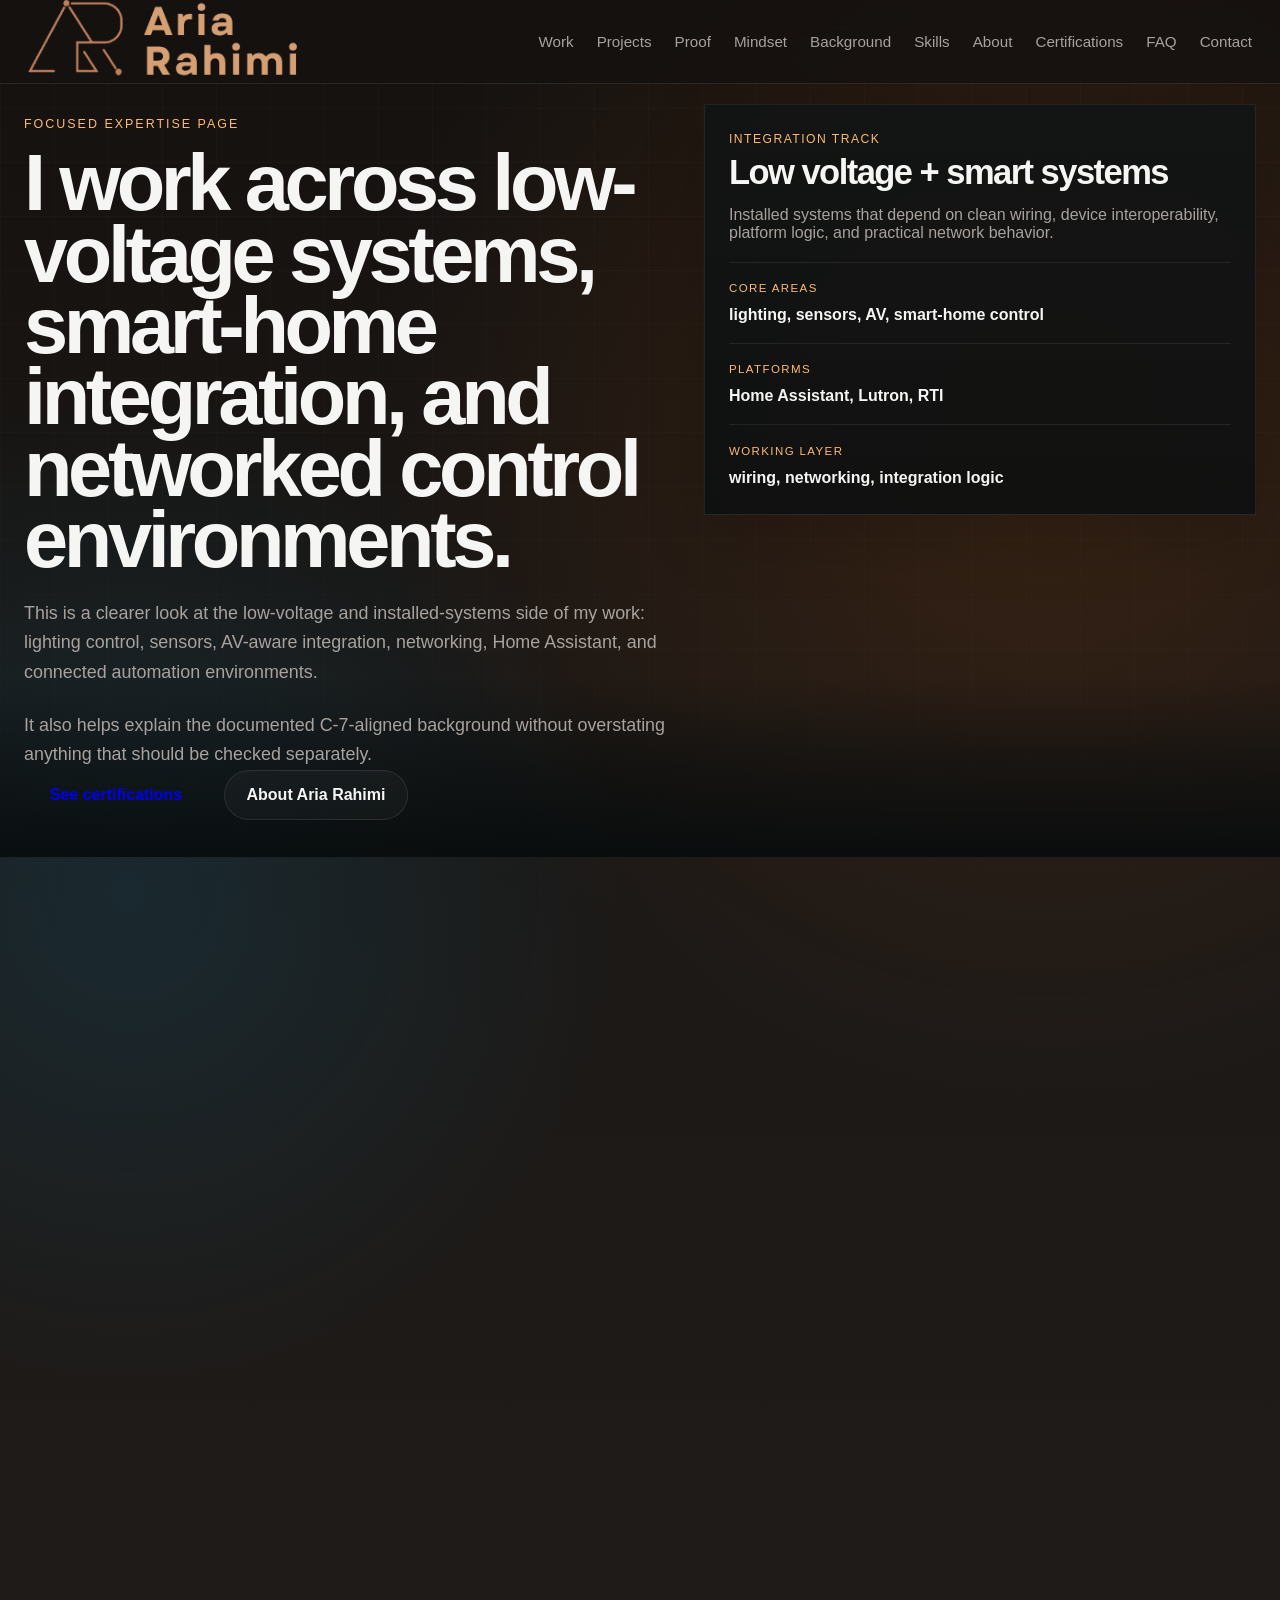
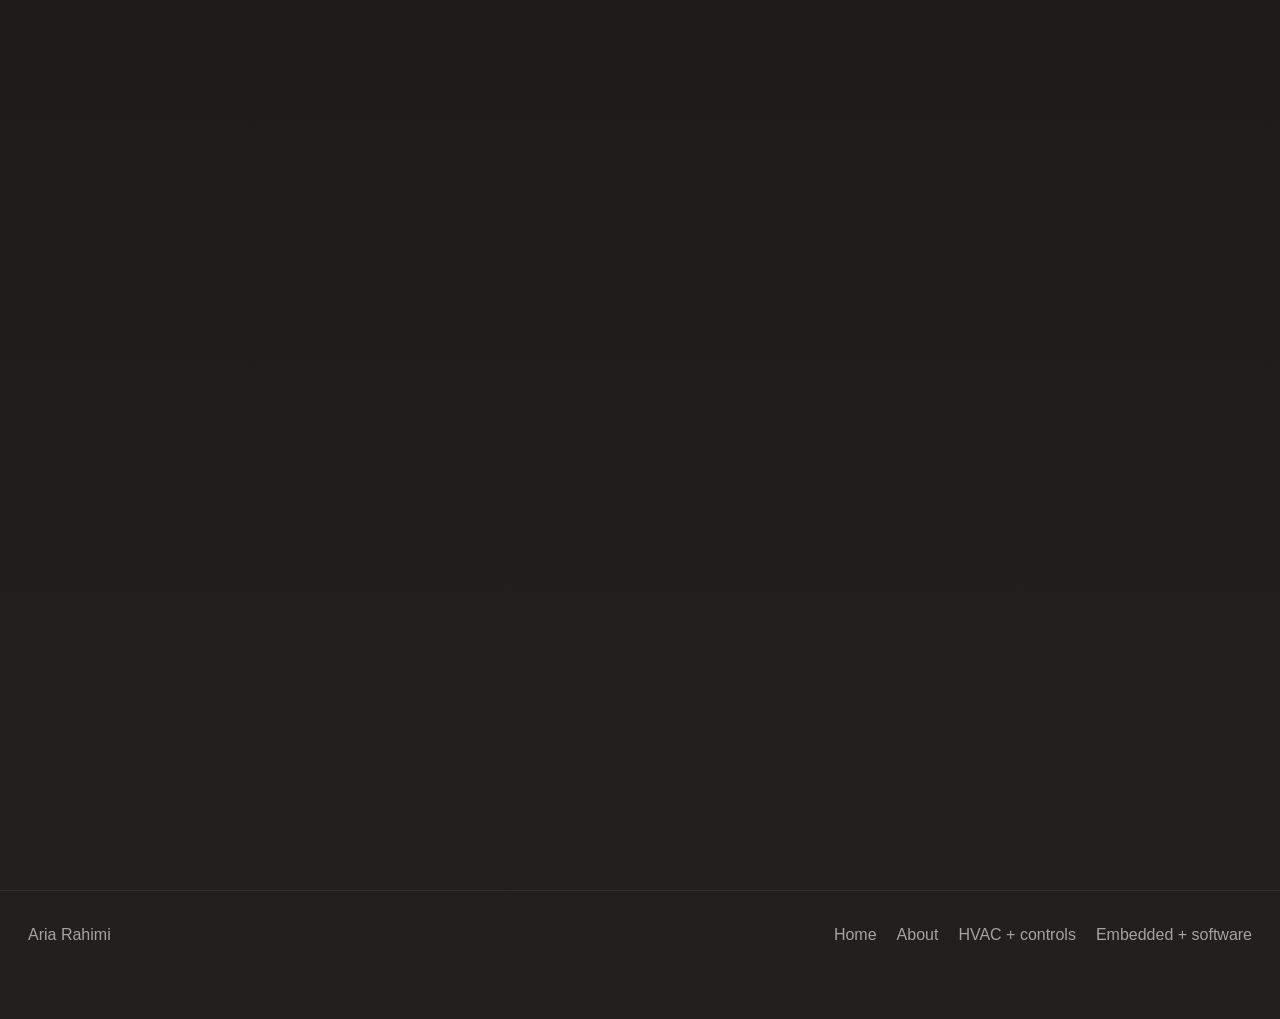
<file: low-voltage-smart-home-systems.html>
<!DOCTYPE html>
<html lang="en" class="dark">
<head>
  <meta charset="UTF-8">
  <meta name="viewport" content="width=device-width, initial-scale=1.0">
  <title>Aria Rahimi | Low-Voltage, Smart-Home, and Networked Systems</title>
  <meta
    name="description"
    content="Low-voltage, smart-home, and networked systems work by Aria Rahimi."
  >
  <meta name="author" content="Aria Rahimi">
  <meta name="robots" content="index, follow, max-snippet:-1, max-image-preview:large, max-video-preview:-1">
  <meta name="googlebot" content="index, follow, max-snippet:-1, max-image-preview:large, max-video-preview:-1">
  <meta name="theme-color" content="#101313">
  <meta name="referrer" content="strict-origin-when-cross-origin">
  <meta
    http-equiv="Content-Security-Policy"
    content="default-src 'self'; base-uri 'self'; object-src 'none'; frame-src 'none'; img-src 'self' data: https:; font-src 'self' https://fonts.gstatic.com data:; style-src 'self' https://fonts.googleapis.com; script-src 'self' 'unsafe-inline'; connect-src 'self'; form-action 'self'; upgrade-insecure-requests; block-all-mixed-content"
  >
  <link rel="canonical" href="https://ariarahimi.com/low-voltage-smart-home-systems.html">
  <link rel="alternate" hreflang="en-US" href="https://ariarahimi.com/low-voltage-smart-home-systems.html">
  <link rel="alternate" hreflang="x-default" href="https://ariarahimi.com/low-voltage-smart-home-systems.html">
  <link rel="sitemap" type="application/xml" title="Sitemap" href="https://ariarahimi.com/sitemap.xml">
  <link rel="me" href="https://github.com/khalkhali">
  <link rel="me" href="https://www.linkedin.com/in/arya-ra-96177697/">
  <meta property="og:title" content="Aria Rahimi | Low-Voltage, Smart-Home, and Networked Systems">
  <meta
    property="og:description"
    content="Low-voltage, smart-home, and networked systems work by Aria Rahimi."
  >
  <meta property="og:type" content="article">
  <meta property="og:url" content="https://ariarahimi.com/low-voltage-smart-home-systems.html">
  <meta property="og:site_name" content="Aria Rahimi">
  <meta property="og:locale" content="en_US">
  <meta property="og:image" content="https://ariarahimi.com/og-image.svg">
  <meta property="og:image:secure_url" content="https://ariarahimi.com/og-image.svg">
  <meta property="og:image:type" content="image/svg+xml">
  <meta property="og:image:width" content="1200">
  <meta property="og:image:height" content="630">
  <meta property="og:image:alt" content="Aria Rahimi systems builder preview">
  <meta name="twitter:card" content="summary_large_image">
  <meta name="twitter:title" content="Aria Rahimi | Low-Voltage, Smart-Home, and Networked Systems">
  <meta
    name="twitter:description"
    content="Low-voltage, smart-home, and networked systems work by Aria Rahimi."
  >
  <meta name="twitter:image" content="https://ariarahimi.com/og-image.svg">
  <meta name="twitter:image:alt" content="Aria Rahimi systems builder preview">
  <link rel="preconnect" href="https://fonts.googleapis.com">
  <link rel="preconnect" href="https://fonts.gstatic.com" crossorigin>
  <link
    href="https://fonts.googleapis.com/css2?family=IBM+Plex+Sans:wght@400;500;600&family=Space+Grotesk:wght@500;700&display=swap"
    rel="stylesheet"
  >
  <link rel="icon" type="image/svg+xml" href="favicon.svg">
  <link rel="stylesheet" href="styles.css">
  <script type="application/ld+json">
    {
      "@context": "https://schema.org",
      "@graph": [
        {
          "@type": "ImageObject",
          "@id": "https://ariarahimi.com/low-voltage-smart-home-systems.html#primaryimage",
          "url": "https://ariarahimi.com/og-image.svg",
          "contentUrl": "https://ariarahimi.com/og-image.svg",
          "width": 1200,
          "height": 630,
          "caption": "Aria Rahimi systems builder preview"
        },
        {
          "@type": "WebSite",
          "@id": "https://ariarahimi.com/#website",
          "url": "https://ariarahimi.com/",
          "name": "Aria Rahimi",
          "inLanguage": "en-US"
        },
        {
          "@type": "Person",
          "@id": "https://ariarahimi.com/#person",
          "name": "Aria Rahimi",
          "givenName": "Aria",
          "familyName": "Rahimi",
          "alternateName": ["Aria Rahim", "Arya Ra"],
          "url": "https://ariarahimi.com/",
          "jobTitle": "Systems Builder",
          "description": "Aria Rahimi works across low-voltage systems, networking, smart-home integration, controls, hardware, and software.",
          "sameAs": [
            "https://github.com/khalkhali",
            "https://www.linkedin.com/in/arya-ra-96177697/",
            "https://synapticlynk.com/",
            "https://thermonerv.com/"
          ]
        },
        {
          "@type": "WebPage",
          "@id": "https://ariarahimi.com/low-voltage-smart-home-systems.html#page",
          "url": "https://ariarahimi.com/low-voltage-smart-home-systems.html",
          "name": "Aria Rahimi | Low-Voltage, Smart-Home, and Networked Systems",
          "description": "Low-voltage, smart-home, and networked systems work by Aria Rahimi.",
          "isPartOf": {
            "@id": "https://ariarahimi.com/#website"
          },
          "about": {
            "@id": "https://ariarahimi.com/#person"
          },
          "primaryImageOfPage": {
            "@id": "https://ariarahimi.com/low-voltage-smart-home-systems.html#primaryimage"
          },
          "inLanguage": "en-US",
          "breadcrumb": {
            "@id": "https://ariarahimi.com/low-voltage-smart-home-systems.html#breadcrumb"
          }
        },
        {
          "@type": "BreadcrumbList",
          "@id": "https://ariarahimi.com/low-voltage-smart-home-systems.html#breadcrumb",
          "itemListElement": [
            {
              "@type": "ListItem",
              "position": 1,
              "name": "Home",
              "item": "https://ariarahimi.com/"
            },
            {
              "@type": "ListItem",
              "position": 2,
              "name": "Low-Voltage, Smart-Home, and Networked Systems",
              "item": "https://ariarahimi.com/low-voltage-smart-home-systems.html"
            }
          ]
        }
      ]
    }
  </script>
</head>
<body class="about-page topic-page">
  <header class="site-header">
    <div class="header-inner">
      <a class="brand" href="index.html" aria-label="Aria Rahimi home">
        <img class="brand-mark" src="assets/aria-rahimi-logo-header.png" alt="Aria Rahimi" width="293" height="90">
        <span class="sr-only">Aria Rahimi</span>
      </a>
      <button
        class="nav-toggle"
        type="button"
        aria-expanded="false"
        aria-controls="primary-nav"
        aria-label="Open navigation menu"
      >
        <span class="nav-toggle-icon" aria-hidden="true">
          <span></span>
          <span></span>
          <span></span>
        </span>
      </button>
      <nav class="site-nav" id="primary-nav" aria-label="Primary">
        <a href="index.html#work">Work</a>
        <a href="index.html#projects">Projects</a>
        <a href="index.html#proof">Proof</a>
        <a href="index.html#mindset">Mindset</a>
        <a href="index.html#background">Background</a>
        <a href="index.html#skills">Skills</a>
        <a href="about-aria-rahimi.html">About</a>
        <a href="index.html#certifications">Certifications</a>
        <a href="index.html#faq">FAQ</a>
        <a href="index.html#contact">Contact</a>
      </nav>
    </div>
  </header>

  <main>
    <section class="hero reveal about-hero">
      <div class="hero-inner">
        <div class="hero-copy">
          <p class="eyebrow">Focused expertise page</p>
          <h1>I work across low-voltage systems, smart-home integration, and networked control environments.</h1>
          <p class="hero-text">
            This is a clearer look at the low-voltage and installed-systems side of my work: lighting control,
            sensors, AV-aware integration, networking, Home Assistant, and connected automation environments.
          </p>
          <p class="hero-text">
            It also helps explain the documented C-7-aligned background without overstating anything that should be
            checked separately.
          </p>
          <div class="hero-actions">
            <a class="button button-primary" href="index.html#certifications">See certifications</a>
            <a class="button button-secondary" href="about-aria-rahimi.html">About Aria Rahimi</a>
          </div>
        </div>

        <div class="hero-canvas" aria-hidden="true">
          <div class="about-identity-panel">
            <span class="contact-label">Integration track</span>
            <h2>Low voltage + smart systems</h2>
            <p>Installed systems that depend on clean wiring, device interoperability, platform logic, and practical network behavior.</p>
            <div class="about-identity-grid">
              <div>
                <span class="surface-label">Core areas</span>
                <strong>lighting, sensors, AV, smart-home control</strong>
              </div>
              <div>
                <span class="surface-label">Platforms</span>
                <strong>Home Assistant, Lutron, RTI</strong>
              </div>
              <div>
                <span class="surface-label">Working layer</span>
                <strong>wiring, networking, integration logic</strong>
              </div>
            </div>
          </div>
        </div>
      </div>
    </section>

    <section class="section reveal">
      <div class="section-inner">
        <div class="section-heading">
          <p class="eyebrow">What this includes</p>
          <h2>Installed systems should feel connected, not patched together.</h2>
          <p>This is about where the low-voltage and smart-system work fits in practical terms.</p>
        </div>
        <div class="work-layout">
          <div class="work-intro">
            <p>
              Low-voltage work is not only cabling. It includes how devices communicate, how platforms behave, how user-facing controls feel, and how a system keeps working when several subsystems need to cooperate.
            </p>
          </div>
          <div class="work-grid">
            <div>
              <h3>Smart-home and control integration</h3>
              <p>Lighting, sensors, control interfaces, automation behavior, and installed systems that need to behave reliably under daily use.</p>
            </div>
            <div>
              <h3>Networking and interoperability</h3>
              <p>Practical network awareness for connected devices, local reliability, system discovery, and the reality of mixed-vendor environments.</p>
            </div>
            <div>
              <h3>User-facing system design</h3>
              <p>Thinking not only about the backend wiring but also about how control surfaces, dashboards, and automation logic feel to the person using them.</p>
            </div>
          </div>
        </div>
      </div>
    </section>

    <section class="section reveal">
      <div class="section-inner background-layout">
        <div class="background-copy">
          <p class="eyebrow">Why this page exists</p>
          <h2>This side of the work is really about getting systems to behave like one system.</h2>
          <p>
            This work sits between field installation and system behavior. It includes the wiring layer, the control layer, the platform layer, and the logic that keeps all of them aligned.
          </p>
          <p>
            That is also why this lane connects naturally to projects like SynapticLYnk and NervoBrain. The same systems thinking applies whether the surface is a relay, a sensor, a dashboard, or a workflow engine.
          </p>
        </div>
        <div class="background-proof">
          <ul class="background-list">
            <li>Low-voltage systems and smart-home integration background</li>
            <li>Platform familiarity across Home Assistant, Lutron, and RTI</li>
            <li>Network-aware system behavior and interoperability thinking</li>
            <li>Installed-system logic that connects to software and dashboards</li>
          </ul>
          <div class="proof-facts">
            <div>
              <span class="surface-label">focus</span>
              <strong>wiring, controls, sensors, network behavior</strong>
            </div>
            <div>
              <span class="surface-label">value</span>
              <strong>systems that work together cleanly</strong>
            </div>
            <div>
              <span class="surface-label">connected work</span>
              <strong>Home Assistant, smart-home systems, dashboards</strong>
            </div>
          </div>
        </div>
      </div>
    </section>

    <section class="section reveal public-surfaces">
      <div class="section-inner">
        <div class="section-heading">
          <p class="eyebrow">Connected pages</p>
          <h2>Other pages tied to the same work.</h2>
        </div>
        <div class="proof-links">
          <a href="index.html">Main website</a>
          <a href="about-aria-rahimi.html">About Aria Rahimi</a>
          <a href="hvac-refrigeration-controls.html">HVAC and refrigeration systems</a>
          <a href="embedded-full-stack-systems.html">Embedded and full stack systems</a>
          <a href="https://synapticlynk.com/" target="_blank" rel="noreferrer">SynapticLYnk</a>
          <a href="https://thermonerv.com/" target="_blank" rel="noreferrer">ThermoNerve</a>
        </div>
      </div>
    </section>
  </main>

  <footer class="site-footer">
    <div class="footer-inner">
      <p>Aria Rahimi</p>
      <div class="footer-links">
        <a href="index.html">Home</a>
        <a href="about-aria-rahimi.html">About</a>
        <a href="hvac-refrigeration-controls.html">HVAC + controls</a>
        <a href="embedded-full-stack-systems.html">Embedded + software</a>
      </div>
    </div>
  </footer>

  <script src="script.js"></script>
</body>
</html>
</file>
<file: styles.css>
:root {
  --card: #f8f4ee;
  --ring: #b45309;
  --input: #e4d9bc;
  --muted: #f1e9da;
  --accent: #f2daba;
  --border: #e4d9bc;
  --radius: 0.3rem;
  --chart-1: #b45309;
  --chart-2: #78716c;
  --chart-3: #a16207;
  --chart-4: #78716c;
  --chart-5: #ca8a04;
  --popover: #f8f4ee;
  --primary: #b45309;
  --sidebar: #f1e9da;
  --font-mono: "Fira Code", monospace;
  --font-sans: "Oxanium", sans-serif;
  --secondary: #e4c090;
  --background: #fdfbf7;
  --font-serif: "Merriweather", serif;
  --foreground: #4a3b33;
  --destructive: #991b1b;
  --shadow-blur: 3px;
  --shadow-color: hsl(28 18% 25%);
  --sidebar-ring: #b45309;
  --shadow-spread: 0px;
  --shadow-opacity: 0.18;
  --sidebar-accent: #a16207;
  --sidebar-border: #e4d9bc;
  --card-foreground: #4a3b33;
  --shadow-offset-x: 0px;
  --shadow-offset-y: 2px;
  --sidebar-primary: #b45309;
  --muted-foreground: #78716c;
  --accent-foreground: #57534e;
  --popover-foreground: #4a3b33;
  --primary-foreground: #ffffff;
  --sidebar-foreground: #4a3b33;
  --secondary-foreground: #57534e;
  --destructive-foreground: #ffffff;
  --sidebar-accent-foreground: #ffffff;
  --sidebar-primary-foreground: #ffffff;
  --bg: var(--background);
  --bg-deep: #f6efe6;
  --surface: rgba(74, 59, 51, 0.035);
  --surface-strong: rgba(74, 59, 51, 0.055);
  --line: rgba(74, 59, 51, 0.11);
  --line-strong: rgba(74, 59, 51, 0.2);
  --text: var(--foreground);
  --accent-soft: var(--secondary);
  --cool: #7c8f98;
  --section-max: 1320px;
  --page-gutter: clamp(1rem, 2.2vw, 1.5rem);
  --page-gutter-wide: clamp(1rem, 2.8vw, 1.75rem);
  --section-space: clamp(3.5rem, 7vw, 5.25rem);
  --section-space-tight: clamp(2.75rem, 5vw, 4rem);
}

.dark {
  --card: #292524;
  --ring: #f97316;
  --input: #44403c;
  --muted: #201d1a;
  --accent: #1e4252;
  --border: #44403c;
  --radius: 0.3rem;
  --chart-1: #f97316;
  --chart-2: #0ea5e9;
  --chart-3: #eab308;
  --chart-4: #a8a29e;
  --chart-5: #78716c;
  --popover: #292524;
  --primary: #f97316;
  --sidebar: #292524;
  --secondary: #57534e;
  --background: #1c1917;
  --foreground: #f5f5f4;
  --destructive: #dc2626;
  --shadow-color: hsl(0 0% 5%);
  --sidebar-ring: #f97316;
  --sidebar-accent: #0ea5e9;
  --sidebar-border: #44403c;
  --card-foreground: #f5f5f4;
  --sidebar-primary: #f97316;
  --muted-foreground: #a8a29e;
  --accent-foreground: #e7e5e4;
  --popover-foreground: #f5f5f4;
  --primary-foreground: #ffffff;
  --sidebar-foreground: #f5f5f4;
  --secondary-foreground: #e7e5e4;
  --destructive-foreground: #ffffff;
  --sidebar-accent-foreground: #0c2a4d;
  --sidebar-primary-foreground: #ffffff;
  --bg: var(--background);
  --bg-deep: #151210;
  --surface: rgba(245, 245, 244, 0.035);
  --surface-strong: rgba(245, 245, 244, 0.055);
  --line: rgba(245, 245, 244, 0.1);
  --line-strong: rgba(245, 245, 244, 0.18);
  --text: var(--foreground);
  --muted: var(--muted-foreground);
  --accent: var(--primary);
  --accent-soft: #fdba74;
  --cool: var(--sidebar-accent);
}

* {
  box-sizing: border-box;
}

html {
  min-height: 100%;
  scroll-behavior: smooth;
  background-color: var(--bg-deep);
  overscroll-behavior-y: none;
}

body {
  margin: 0;
  min-height: 100vh;
  min-height: 100dvh;
  font-family: "IBM Plex Sans", sans-serif;
  color: var(--text);
  overflow-x: hidden;
  position: relative;
  background-color: var(--bg-deep);
  background:
    radial-gradient(circle at 82% 16%, rgba(249, 115, 22, 0.14), transparent 28%),
    radial-gradient(circle at 10% 34%, rgba(14, 165, 233, 0.12), transparent 24%),
    linear-gradient(180deg, #14110f 0%, var(--bg) 38%, #231f1d 100%);
}

img,
svg {
  display: block;
  max-width: 100%;
}

body::before {
  content: "";
  position: fixed;
  inset: 0;
  pointer-events: none;
  background-image:
    linear-gradient(rgba(255, 255, 255, 0.022) 1px, transparent 1px),
    linear-gradient(90deg, rgba(255, 255, 255, 0.022) 1px, transparent 1px);
  background-size: 54px 54px;
  mask-image: linear-gradient(180deg, rgba(0, 0, 0, 0.95), rgba(0, 0, 0, 0.35));
}

.site-header {
  position: sticky;
  top: 0;
  z-index: 20;
  border-bottom: 1px solid var(--line);
  backdrop-filter: blur(18px);
  background: rgba(21, 18, 16, 0.82);
}

.header-inner,
.section-inner,
.footer-inner {
  width: min(calc(100% - (var(--page-gutter-wide) * 2)), var(--section-max));
  margin: 0 auto;
}

.header-inner {
  min-height: clamp(76px, 8vw, 82px);
  display: flex;
  justify-content: space-between;
  align-items: center;
  gap: clamp(1rem, 2vw, 2rem);
}

.brand,
.site-nav a,
.proof-links a,
.footer-links a {
  color: var(--text);
  text-decoration: none;
}

.brand {
  display: flex;
  align-items: center;
  flex-shrink: 0;
}

.brand-mark {
  display: block;
  width: clamp(12.5rem, 21vw, 18.25rem);
  height: auto;
}

.brand-name,
.brand-role {
  display: block;
}

.brand-name {
  font-family: "Space Grotesk", sans-serif;
  font-size: 1.2rem;
  letter-spacing: -0.03em;
}

.brand-role {
  margin-top: 0.2rem;
  color: var(--muted);
  font-size: 0.72rem;
  letter-spacing: 0.14em;
  text-transform: uppercase;
}

.sr-only {
  position: absolute;
  width: 1px;
  height: 1px;
  padding: 0;
  margin: -1px;
  overflow: hidden;
  clip: rect(0, 0, 0, 0);
  white-space: nowrap;
  border: 0;
}

.site-nav {
  display: flex;
  align-items: center;
  gap: clamp(0.8rem, 1.8vw, 1.45rem);
  flex-wrap: wrap;
}

.site-nav a {
  color: var(--muted);
  font-size: 0.95rem;
}

.nav-toggle {
  display: none;
  align-items: center;
  justify-content: center;
  width: 2.4rem;
  height: 2.4rem;
  padding: 0;
  border: 0;
  background: transparent;
  color: var(--text);
  font: inherit;
  cursor: pointer;
}

.nav-toggle-icon {
  display: inline-flex;
  flex-direction: column;
  justify-content: center;
  gap: 0.26rem;
  width: 1.1rem;
}

.nav-toggle-icon span {
  display: block;
  width: 100%;
  height: 1.5px;
  background: currentColor;
  transform-origin: center;
  transition:
    transform 180ms ease,
    opacity 180ms ease;
}

.hero {
  position: relative;
  min-height: calc(100svh - 82px);
  min-height: calc(100dvh - 82px);
  padding: clamp(0.45rem, 1.4vw, 0.8rem) 0 clamp(1.25rem, 2vw, 1.6rem);
  overflow: clip;
}

.hero-inner {
  width: min(calc(100% - (var(--page-gutter-wide) * 2)), calc(var(--section-max) + 100px));
  margin: 0 auto;
  position: relative;
  z-index: 2;
  min-height: clamp(35rem, calc(100svh - 82px - 0.2rem), 52rem);
  min-height: clamp(35rem, calc(100dvh - 82px - 0.2rem), 52rem);
  display: flex;
  align-items: flex-start;
}

.hero-copy {
  position: relative;
  z-index: 3;
  width: 100%;
  display: grid;
  grid-template-columns: minmax(0, 1fr) minmax(18rem, 27rem);
  grid-template-areas:
    "primary focus"
    "secondary focus";
  align-items: start;
  min-height: 100%;
  gap: clamp(1rem, 2vw, 2.2rem);
  padding: clamp(0.65rem, 1.2vw, 0.85rem) 0 0.25rem;
  text-align: left;
}

.hero-copy-primary {
  grid-area: primary;
  max-width: 40rem;
  margin-bottom: 0;
}

.hero-copy-secondary {
  grid-area: secondary;
  justify-self: start;
  width: min(100%, 40rem);
  display: flex;
  flex-direction: column;
  align-items: flex-start;
  margin-top: clamp(0.25rem, 1vh, 0.7rem);
  text-align: left;
}

.hero-focus {
  grid-area: focus;
  justify-self: end;
  width: min(100%, 26rem);
  display: grid;
  gap: 1.15rem;
  align-self: center;
  padding-top: clamp(1.5rem, 4vh, 3rem);
}

.hero-focus-intro {
  max-width: 24rem;
}

.hero-focus-kicker {
  color: rgba(192, 238, 245, 0.78);
  font-size: 0.78rem;
  letter-spacing: 0.16em;
  text-transform: uppercase;
}

.hero-focus-intro p {
  margin: 0.7rem 0 0;
  color: var(--muted);
  line-height: 1.65;
}

.hero-focus-list {
  display: grid;
}

.hero-focus-item {
  display: grid;
  grid-template-columns: auto minmax(0, 1fr);
  gap: 0.35rem 1rem;
  align-items: start;
  padding: 0.9rem 0;
  border-top: 1px solid rgba(255, 255, 255, 0.08);
}

.hero-focus-item:last-child {
  border-bottom: 1px solid rgba(255, 255, 255, 0.08);
}

.hero-focus-index {
  color: var(--accent-soft);
  font-family: "Space Grotesk", sans-serif;
  font-size: 0.92rem;
}

.hero-focus-copy strong {
  display: block;
  font-size: 1.05rem;
  letter-spacing: -0.02em;
}

.hero-focus-copy span {
  display: block;
  margin-top: 0.28rem;
  color: var(--muted);
  line-height: 1.55;
}

.hero::after {
  content: "";
  position: absolute;
  left: 0;
  right: 0;
  bottom: -1px;
  height: 11rem;
  z-index: 1;
  pointer-events: none;
  background: linear-gradient(
    180deg,
    rgba(9, 13, 14, 0) 0%,
    rgba(9, 13, 14, 0.46) 42%,
    rgba(8, 12, 13, 0.92) 100%
  );
}

.eyebrow {
  margin: 0 0 1rem;
  color: var(--accent-soft);
  font-size: 0.78rem;
  letter-spacing: 0.16em;
  text-transform: uppercase;
}

h1,
h2,
h3,
strong {
  font-family: "Space Grotesk", sans-serif;
}

h1 {
  margin: 0;
  max-width: 14ch;
  font-size: clamp(3rem, 6.2vw, 5.4rem);
  line-height: 0.9;
  letter-spacing: -0.055em;
  text-align: left;
}

h2 {
  margin: 0;
  font-size: clamp(2.05rem, 2.7vw, 3.2rem);
  line-height: 1.04;
  letter-spacing: -0.045em;
}

h3 {
  margin: 0 0 0.5rem;
  font-size: 1.25rem;
}

.hero-text,
.section p,
.project-body p,
.background-list,
.contact-note,
.systems-copy p {
  color: var(--muted);
  line-height: 1.65;
}

.hero-text {
  max-width: 39rem;
  margin: 1.45rem 0 0;
  font-size: 1.12rem;
  text-align: left;
}

.hero-text-secondary {
  margin: 0 0 1.2rem;
  text-align: left;
}

.hero-actions {
  display: flex;
  gap: 1rem;
  flex-wrap: wrap;
  justify-content: flex-start;
  margin-top: 0;
}

.button {
  display: inline-flex;
  align-items: center;
  justify-content: center;
  min-width: 11.5rem;
  padding: 0.95rem 1.3rem;
  border-radius: 999px;
  border: 1px solid transparent;
  font-weight: 600;
  text-decoration: none;
}

.button-secondary {
  color: var(--text);
  background: rgba(255, 255, 255, 0.03);
  border-color: var(--line);
}

.hero-signals {
  display: flex;
  gap: 0.8rem;
  flex-wrap: wrap;
  justify-content: flex-start;
  margin-top: 1.35rem;
}

.hero-signals span,
.systems-track span {
  padding: 0.55rem 0.82rem;
  border: 1px solid rgba(255, 255, 255, 0.08);
  background: rgba(255, 255, 255, 0.03);
  color: var(--muted);
  text-transform: lowercase;
}

.hero-canvas {
  position: absolute;
  inset: -1.5rem -12vw 0;
  z-index: 1;
  pointer-events: none;
  overflow: hidden;
  opacity: 0.78;
}

.hero-canvas-glow {
  position: absolute;
  inset: -4% -2%;
  border-radius: 999px;
  background:
    radial-gradient(circle at 52% 18%, rgba(255, 179, 71, 0.14), transparent 24%),
    radial-gradient(circle at 72% 42%, rgba(223, 125, 49, 0.13), transparent 18%),
    radial-gradient(circle at 36% 74%, rgba(240, 178, 112, 0.1), transparent 20%);
  filter: blur(64px);
}

.hero-graphic {
  position: absolute;
  top: 50%;
  left: 50%;
  z-index: 1;
  width: clamp(96rem, 132vw, 176rem);
  height: auto;
  max-width: none;
  overflow: visible;
  opacity: 0.9;
  transform: translate(-50%, -50%);
}

.pcb-grid-line,
.pcb-trace,
.pcb-trace-live,
.pcb-bus,
.pcb-branch {
  fill: none;
  stroke-linecap: round;
  stroke-linejoin: round;
}

.pcb-board {
  fill: rgba(8, 14, 20, 0.72);
  stroke: rgba(240, 178, 112, 0.2);
  stroke-width: 2;
}

.pcb-board-inner {
  fill: rgba(9, 16, 22, 0.82);
  stroke: rgba(255, 255, 255, 0.06);
  stroke-width: 1.5;
}

.pcb-board-bloom {
  animation: pulse-glow 4.8s ease-in-out infinite;
}

.pcb-grid-line {
  stroke: rgba(137, 106, 76, 0.22);
  stroke-width: 0.75;
}

.pcb-trace,
.pcb-branch {
  stroke: rgba(122, 94, 67, 0.5);
  stroke-width: 2.6;
}

.pcb-bus {
  stroke: rgba(240, 178, 112, 0.14);
  stroke-width: 1.3;
  stroke-dasharray: 4 16;
}

.pcb-bus.faint {
  opacity: 0.56;
}

.pcb-trace-live {
  stroke: url(#pcb-trace-gradient);
  stroke-width: 1.55;
  stroke-dasharray: 10 180;
  animation: trace-run 5.4s linear infinite;
  filter: drop-shadow(0 0 6px rgba(223, 125, 49, 0.5));
}

.trace-delay-1 { animation-delay: 0.45s; }
.trace-delay-2 { animation-delay: 0.9s; }
.trace-delay-3 { animation-delay: 1.3s; }
.trace-delay-4 { animation-delay: 1.75s; }

.section {
  position: relative;
  padding: var(--section-space) 0;
  border-top: 1px solid rgba(255, 255, 255, 0.07);
}

.section[id] {
  scroll-margin-top: calc(82px + 1.25rem);
}

.hero + .section {
  padding-top: var(--section-space-tight);
  border-top-color: rgba(114, 211, 225, 0.08);
  background: linear-gradient(
    180deg,
    rgba(8, 12, 13, 0.72) 0%,
    rgba(10, 14, 14, 0.32) 26%,
    rgba(14, 17, 17, 0) 100%
  );
}

.section-heading {
  margin-bottom: clamp(1.85rem, 4vw, 2.35rem);
  text-align: left;
}

.section h2 {
  max-width: 19ch;
  text-wrap: pretty;
}

.section-heading .eyebrow,
.section-heading p {
  text-align: left;
}

.section-heading p {
  max-width: 44rem;
  margin-top: 0.85rem;
}

.work-layout {
  display: grid;
  grid-template-columns: minmax(18rem, 0.78fr) minmax(0, 1.22fr);
  gap: 2rem;
  align-items: start;
}

.work-intro {
  padding-top: 1rem;
}

.work-intro p {
  max-width: 26rem;
  margin: 0;
}

.work-grid {
  display: grid;
  grid-template-columns: repeat(auto-fit, minmax(min(100%, 14rem), 1fr));
  gap: 1.5rem;
}

.work-grid > div {
  padding-top: 1rem;
  border-top: 1px solid rgba(255, 255, 255, 0.08);
}

.reality-strip,
.systems-track {
  display: flex;
  gap: 0.8rem;
  flex-wrap: wrap;
}

.reality-strip {
  margin-top: 1.8rem;
}

.reality-strip span {
  padding: 0.58rem 0.82rem;
  border: 1px solid rgba(255, 255, 255, 0.08);
  background: rgba(255, 255, 255, 0.02);
  color: var(--muted);
  font-size: 0.9rem;
}

.projects-overview {
  display: grid;
  grid-template-columns: minmax(0, 1fr) minmax(18rem, 24rem);
  gap: 1.6rem;
  align-items: end;
  margin-bottom: 1rem;
}

.projects-overview p {
  margin: 0;
  max-width: 42rem;
}

.projects-overview-note {
  padding: 0.95rem 0 0.15rem;
  border-top: 1px solid rgba(255, 255, 255, 0.08);
}

.projects-overview-note span {
  color: var(--accent-soft);
  font-size: 0.72rem;
  letter-spacing: 0.14em;
  text-transform: uppercase;
}

.projects-overview-note strong {
  display: block;
  margin-top: 0.5rem;
  font-size: 1.08rem;
  line-height: 1.4;
}

.projects-list {
  margin-top: 0.8rem;
}

.project-row {
  display: grid;
  grid-template-columns: minmax(3.5rem, 4.5rem) minmax(0, 1fr);
  gap: 1.1rem;
  padding: 1.45rem 0;
  border-top: 1px solid rgba(255, 255, 255, 0.08);
  align-items: start;
}

.project-row:last-child {
  border-bottom: 1px solid rgba(255, 255, 255, 0.08);
}

.project-kicker {
  color: var(--accent-soft);
  font-family: "Space Grotesk", sans-serif;
  font-size: 0.95rem;
  padding-top: 0.2rem;
}

.project-body h3 {
  margin-bottom: 0.4rem;
  font-size: 1.45rem;
}

.project-body p {
  max-width: 44rem;
}

.project-meta-list {
  display: flex;
  gap: 0.6rem;
  flex-wrap: wrap;
  margin-top: 0.95rem;
}

.project-meta-list span {
  padding: 0.45rem 0.68rem;
  border: 1px solid rgba(255, 255, 255, 0.08);
  background: rgba(255, 255, 255, 0.02);
  color: var(--muted);
  font-size: 0.78rem;
  letter-spacing: 0.08em;
  text-transform: uppercase;
}

.proof-stage {
  display: grid;
  grid-template-columns: 1fr;
  gap: 1rem;
  align-items: stretch;
}

.proof-panel {
  position: relative;
  overflow: hidden;
  min-height: clamp(15rem, 30vw, 17rem);
  padding: 1.05rem;
  border: 1px solid rgba(255, 255, 255, 0.08);
  background:
    linear-gradient(180deg, rgba(255, 255, 255, 0.032), rgba(255, 255, 255, 0.015)),
    rgba(8, 11, 11, 0.9);
}

.proof-panel::before {
  content: "";
  position: absolute;
  inset: 0;
  background:
    linear-gradient(135deg, rgba(144, 185, 186, 0.08), transparent 30%),
    linear-gradient(315deg, rgba(222, 122, 49, 0.09), transparent 32%);
  pointer-events: none;
}

.proof-title {
  margin: 0.75rem 0 0;
  font-size: 1.45rem;
}

.proof-meta,
.proof-title,
.proof-caption,
.surface-frame,
.hardware-frame,
.bench-frame,
.bench-photo {
  position: relative;
  z-index: 1;
}

.proof-meta {
  display: flex;
  justify-content: space-between;
  gap: 1rem;
  flex-wrap: wrap;
  color: var(--muted);
  font-size: 0.78rem;
  letter-spacing: 0.08em;
  text-transform: uppercase;
}

.proof-caption {
  margin: 1rem 0 0;
  max-width: none;
  color: var(--muted);
  font-size: 1rem;
  line-height: 1.72;
}

.proof-caption p {
  margin: 0;
}

.proof-caption p + p {
  margin-top: 0.75rem;
}

.proof-caption-tight {
  max-width: 34rem;
}

.proof-panel-bench {
  grid-column: 1 / -1;
  display: grid;
  grid-template-columns: 1fr;
  gap: 1rem;
  align-items: start;
}

.bench-gallery {
  display: grid;
  grid-template-columns: repeat(2, minmax(0, 1fr));
  gap: 1rem;
  align-items: stretch;
}

.proof-panel-bench .proof-title,
.proof-panel-bench .proof-meta {
  grid-column: 1 / -1;
}

.proof-panel-bench .bench-gallery {
  margin-top: 0;
}

.proof-panel-bench .proof-caption {
  margin-top: 0.2rem;
  max-width: none;
  align-self: start;
}

.proof-panel-software {
  min-height: clamp(28rem, 42vw, 33rem);
  overflow: visible;
}

.proof-panel-software,
.proof-panel-hardware {
  grid-column: 1 / -1;
}

.proof-panel-hardware {
  overflow: visible;
}

.surface-frame,
.hardware-frame,
.bench-frame,
.bench-photo {
  margin-top: 1rem;
  border: 1px solid rgba(255, 255, 255, 0.08);
  background: rgba(9, 12, 12, 0.9);
}

.surface-frame {
  min-height: clamp(22rem, 34vw, 26rem);
  overflow: visible;
}

.surface-frame::after,
.hardware-frame::after,
.bench-frame::after,
.bench-photo::after {
  content: "";
  position: absolute;
  inset: -40% 0 auto;
  height: 40%;
  background: linear-gradient(180deg, rgba(255, 255, 255, 0), rgba(255, 255, 255, 0.08), rgba(255, 255, 255, 0));
  opacity: 0.28;
  transform: translateY(-150%);
  animation: panel-sweep 8s ease-in-out infinite;
  pointer-events: none;
}

.surface-topbar {
  display: flex;
  align-items: center;
  justify-content: space-between;
  gap: 1rem;
  min-height: 3.2rem;
  padding: 0 1rem;
  border-bottom: 1px solid rgba(255, 255, 255, 0.07);
  background: rgba(255, 255, 255, 0.025);
}

.surface-dots {
  display: flex;
  gap: 0.42rem;
}

.surface-dots span {
  width: 0.6rem;
  height: 0.6rem;
  border-radius: 999px;
  background: rgba(255, 255, 255, 0.2);
}

.surface-title {
  color: var(--muted);
  font-size: 0.78rem;
  letter-spacing: 0.08em;
  text-transform: uppercase;
}

.surface-layout {
  display: grid;
  grid-template-columns: 1fr;
  min-height: calc(26rem - 3.2rem);
}

.surface-rail {
  display: grid;
  grid-template-columns: repeat(auto-fit, minmax(8.5rem, 1fr));
  align-content: start;
  gap: 0.8rem;
  padding: 1rem 1rem 0.95rem;
  border-right: 0;
  border-bottom: 1px solid rgba(255, 255, 255, 0.07);
  position: sticky;
  top: calc(5.1rem + 0.55rem);
  z-index: 4;
  background:
    linear-gradient(180deg, rgba(28, 25, 23, 0.96), rgba(28, 25, 23, 0.9)),
    rgba(28, 25, 23, 0.9);
  backdrop-filter: blur(14px);
  box-shadow: 0 12px 24px rgba(0, 0, 0, 0.18);
  color: var(--muted);
  font-size: 0.8rem;
  letter-spacing: 0.06em;
  text-transform: uppercase;
}

.surface-rail-button {
  width: 100%;
  min-width: 0;
  padding: 0.6rem 0.7rem;
  border: 1px solid transparent;
  background: transparent;
  color: inherit;
  font: inherit;
  font-size: inherit;
  letter-spacing: inherit;
  text-transform: inherit;
  text-align: left;
  cursor: pointer;
}

.surface-rail-button.is-active {
  border-color: rgba(240, 178, 112, 0.24);
  background: rgba(255, 255, 255, 0.035);
  color: var(--text);
}

.surface-rail-button:hover,
.surface-rail-button:focus-visible {
  color: var(--text);
}

.surface-rail-button:focus-visible {
  outline: 1px solid rgba(240, 178, 112, 0.42);
  outline-offset: 0.14rem;
}

.surface-main {
  min-width: 0;
  padding: 1rem;
  scroll-margin-top: 7rem;
}

.surface-main-workspace {
  display: grid;
  gap: 1rem;
}

.surface-status {
  display: flex;
  gap: 0.65rem;
  flex-wrap: wrap;
}

.status-pill {
  padding: 0.4rem 0.7rem;
  border: 1px solid rgba(255, 255, 255, 0.08);
  color: var(--muted);
  font-size: 0.75rem;
  letter-spacing: 0.08em;
  text-transform: uppercase;
}

.status-pill-live {
  border-color: rgba(222, 122, 49, 0.28);
  color: var(--accent-soft);
}

.status-pill-cool {
  border-color: rgba(144, 185, 186, 0.26);
  color: rgba(192, 238, 245, 0.88);
}

.status-pill-warm {
  border-color: rgba(222, 122, 49, 0.28);
  color: #ffd2a6;
}

.surface-overview {
  margin-top: 1rem;
}

.surface-main-workspace .surface-overview {
  margin-top: 0;
}

.surface-overview-header {
  display: grid;
  gap: 0.8rem;
}

.surface-overview-header p {
  margin: 0;
  color: var(--muted);
  line-height: 1.6;
  overflow-wrap: anywhere;
}

.surface-grid {
  display: grid;
  grid-template-columns: repeat(3, minmax(0, 1fr));
  gap: 0.9rem;
  margin-top: 1rem;
}

.surface-main-workspace .surface-grid {
  margin-top: 0.85rem;
}

.surface-card {
  padding: 0.9rem;
  border: 1px solid rgba(255, 255, 255, 0.06);
  background: rgba(255, 255, 255, 0.02);
}

.surface-card-label {
  color: var(--muted);
  font-size: 0.72rem;
  letter-spacing: 0.12em;
  text-transform: uppercase;
}

.surface-card strong {
  display: block;
  margin-top: 0.4rem;
  font-size: 1.25rem;
}

.surface-card p {
  margin: 0.45rem 0 0;
  color: var(--muted);
  line-height: 1.5;
  overflow-wrap: anywhere;
}

.surface-wave {
  display: grid;
  grid-template-columns: repeat(12, minmax(0, 1fr));
  align-items: end;
  gap: 0.6rem;
  min-height: 10rem;
  margin-top: 1.2rem;
  padding: 1.1rem 0;
  border-top: 1px solid rgba(255, 255, 255, 0.06);
  border-bottom: 1px solid rgba(255, 255, 255, 0.06);
}

.surface-wave span {
  display: block;
  height: var(--bar);
  min-height: 1.4rem;
  background: linear-gradient(180deg, rgba(144, 185, 186, 0.28), rgba(222, 122, 49, 0.88));
  animation: wave-breathe 4.8s ease-in-out infinite;
}

.surface-wave span:nth-child(2n) {
  animation-delay: 0.22s;
}

.surface-wave span:nth-child(3n) {
  animation-delay: 0.46s;
}

.surface-columns {
  display: grid;
  grid-template-columns: repeat(auto-fit, minmax(min(100%, 10rem), 1fr));
  gap: 1rem;
  margin-top: 1.2rem;
}

.surface-detail-layout {
  display: grid;
  grid-template-columns: 1fr;
  gap: 1rem;
  margin-top: 1.1rem;
}

.surface-workspace-grid {
  display: grid;
  grid-template-columns: minmax(0, 1.2fr) minmax(18rem, 0.8fr);
  gap: 1rem;
  align-items: start;
}

.surface-workspace-grid .surface-wave {
  min-height: 8.6rem;
  margin-top: 0;
  padding: 1rem;
  border: 1px solid rgba(255, 255, 255, 0.06);
  border-top: 1px solid rgba(255, 255, 255, 0.06);
  border-bottom: 1px solid rgba(255, 255, 255, 0.06);
  background: rgba(255, 255, 255, 0.02);
}

.surface-list-workspace {
  align-self: stretch;
}

.surface-list-workspace .surface-list-item {
  min-height: calc((100% - 1.4rem) / 3);
}

.surface-inspector-workspace {
  margin-top: 0;
}

.surface-list {
  display: grid;
  gap: 0.7rem;
}

.surface-list-item {
  min-width: 0;
  padding: 0.9rem;
  border: 1px solid rgba(255, 255, 255, 0.06);
  background: rgba(255, 255, 255, 0.02);
  color: var(--text);
  font: inherit;
  text-align: left;
  cursor: pointer;
}

.surface-list-item.is-active {
  border-color: rgba(240, 178, 112, 0.24);
  background: rgba(255, 255, 255, 0.04);
}

.surface-list-item strong,
.surface-inspector strong {
  display: block;
  margin-top: 0.35rem;
  font-size: 1rem;
  line-height: 1.35;
  overflow-wrap: anywhere;
}

.surface-list-item:hover,
.surface-list-item:focus-visible {
  border-color: rgba(255, 255, 255, 0.14);
}

.surface-list-item:focus-visible {
  outline: 1px solid rgba(240, 178, 112, 0.42);
  outline-offset: 0.16rem;
}

.surface-item-meta,
.surface-item-status {
  display: block;
  color: var(--muted);
  font-size: 0.72rem;
  letter-spacing: 0.08em;
  text-transform: uppercase;
}

.surface-item-status {
  margin-top: 0.55rem;
  color: var(--accent-soft);
}

.surface-inspector {
  min-height: 100%;
  padding: 1rem;
  border: 1px solid rgba(255, 255, 255, 0.06);
  background: rgba(255, 255, 255, 0.02);
}

.surface-inspector p {
  margin: 0.75rem 0 0;
  color: var(--muted);
  line-height: 1.6;
  overflow-wrap: anywhere;
}


.surface-columns > div {
  padding-top: 1rem;
  border-top: 1px solid rgba(255, 255, 255, 0.06);
}

.surface-label {
  color: var(--accent-soft);
  font-size: 0.72rem;
  letter-spacing: 0.12em;
  text-transform: uppercase;
}

.surface-columns strong,
.bench-panel strong {
  display: block;
  margin-top: 0.5rem;
  font-size: 1.05rem;
}

.surface-columns p {
  margin: 0.6rem 0 0;
  color: var(--muted);
  line-height: 1.55;
}

.nerve-frame {
  margin-top: 1rem;
  border: 1px solid rgba(255, 255, 255, 0.08);
  background: rgba(9, 12, 12, 0.9);
}

.nerve-tabs {
  display: grid;
  grid-template-columns: repeat(4, minmax(0, 1fr));
  gap: 0.75rem;
  padding: 0.95rem 1rem;
  border-bottom: 1px solid rgba(255, 255, 255, 0.07);
  background: rgba(255, 255, 255, 0.025);
}

.nerve-tab {
  min-width: 0;
  padding: 0.62rem 0.72rem;
  border: 1px solid transparent;
  background: transparent;
  color: var(--muted);
  font: inherit;
  font-size: 0.78rem;
  letter-spacing: 0.08em;
  text-transform: uppercase;
  text-align: left;
  cursor: pointer;
}

.nerve-tab.is-active {
  border-color: rgba(240, 178, 112, 0.24);
  background: rgba(255, 255, 255, 0.04);
  color: var(--text);
}

.nerve-tab:hover,
.nerve-tab:focus-visible {
  color: var(--text);
}

.nerve-tab:focus-visible {
  outline: 1px solid rgba(240, 178, 112, 0.42);
  outline-offset: 0.14rem;
}

.nerve-body {
  display: grid;
  grid-template-columns: minmax(0, 0.92fr) minmax(0, 1.08fr);
  grid-template-areas:
    "visual main"
    "list inspector";
  gap: 1rem;
  padding: 1rem;
  align-items: start;
}

.nerve-body-stack {
  grid-template-columns: minmax(0, 1.08fr) minmax(18rem, 0.92fr);
  gap: 1.1rem;
}

.nerve-body-authority {
  grid-template-columns: minmax(0, 1fr) minmax(0, 1fr);
  grid-template-areas:
    "main main"
    "visual visual"
    "list inspector";
}

.nerve-visual {
  min-height: 22rem;
  margin: 0;
  padding: 1.15rem 1rem 0.95rem;
  border: 1px solid rgba(255, 255, 255, 0.06);
  background:
    radial-gradient(circle at 50% 35%, rgba(249, 115, 22, 0.09), transparent 38%),
    rgba(255, 255, 255, 0.02);
  display: grid;
  place-items: center;
}

.nerve-visual-stack {
  grid-area: visual;
  min-height: 23.5rem;
  padding: 0.8rem 0.8rem 0.8rem;
}

.nerve-visual-authority {
  grid-area: visual;
  min-height: 0;
  padding: 1rem;
}

.nerve-visual img {
  width: 100%;
  max-height: 24rem;
  object-fit: contain;
}

.authority-scene {
  width: min(100%, 54rem);
  margin: 0 auto;
}

.authority-layout {
  display: grid;
  grid-template-columns: minmax(0, 1fr) auto minmax(0, 1fr);
  gap: 0.9rem;
  align-items: stretch;
}

.authority-plane {
  padding: 0.9rem;
  border: 1px dashed rgba(255, 255, 255, 0.12);
  border-radius: 1.2rem;
  background: rgba(255, 255, 255, 0.018);
}

.authority-plane.is-active {
  border-color: rgba(240, 178, 112, 0.3);
  background: rgba(240, 178, 112, 0.035);
}

.authority-plane-header {
  color: var(--accent-soft);
  font-size: 0.68rem;
  font-weight: 600;
  letter-spacing: 0.16em;
  text-transform: uppercase;
}

.authority-flow-stack {
  display: grid;
  gap: 0.58rem;
  margin-top: 0.8rem;
}

.authority-cloud-grid {
  display: grid;
  grid-template-columns: repeat(2, minmax(0, 1fr));
  gap: 0.7rem;
  margin-top: 0.8rem;
}

.authority-card {
  padding: 0.8rem 0.82rem;
  border: 1px solid rgba(255, 255, 255, 0.08);
  border-radius: 1rem;
  background: rgba(11, 14, 15, 0.96);
  min-width: 0;
}

.authority-card.is-active {
  border-color: rgba(240, 178, 112, 0.36);
  box-shadow:
    0 0 0 1px rgba(240, 178, 112, 0.08),
    0 10px 20px rgba(0, 0, 0, 0.18);
  background: rgba(24, 19, 14, 0.98);
}

.authority-card-cloud-wide {
  grid-column: 1 / -1;
}

.authority-card-kicker {
  display: block;
  color: var(--accent-soft);
  font-size: 0.64rem;
  font-weight: 600;
  letter-spacing: 0.12em;
  text-transform: uppercase;
}

.authority-card strong {
  display: block;
  margin-top: 0.34rem;
  font-size: 1rem;
  color: var(--text);
}

.authority-card p {
  margin: 0.38rem 0 0;
  color: var(--muted);
  font-size: 0.82rem;
  line-height: 1.42;
}

.authority-arrow {
  position: relative;
  justify-self: center;
  width: 2px;
  height: 1rem;
  background: rgba(142, 151, 145, 0.5);
}

.authority-arrow::after {
  content: "";
  position: absolute;
  left: 50%;
  bottom: -0.1rem;
  width: 0.58rem;
  height: 0.58rem;
  border-right: 2px solid rgba(142, 151, 145, 0.5);
  border-bottom: 2px solid rgba(142, 151, 145, 0.5);
  transform: translateX(-50%) rotate(45deg);
}

.authority-arrow.is-active {
  background: rgba(240, 178, 112, 0.95);
}

.authority-arrow.is-active::after {
  border-color: rgba(240, 178, 112, 0.95);
}

.authority-arrow-cloud {
  grid-column: 1 / -1;
}

.authority-bridge {
  display: grid;
  align-items: center;
  justify-items: center;
  min-width: 7rem;
  padding: 0 0.15rem;
}

.authority-bridge::before {
  content: "";
  width: 100%;
  height: 2px;
  background: linear-gradient(90deg, rgba(142, 151, 145, 0.45), rgba(142, 151, 145, 0.18));
}

.authority-bridge::after {
  content: "";
  width: 0.78rem;
  height: 0.78rem;
  margin-top: -0.48rem;
  justify-self: end;
  border-right: 2px solid rgba(142, 151, 145, 0.5);
  border-bottom: 2px solid rgba(142, 151, 145, 0.5);
  transform: rotate(-45deg);
}

.authority-bridge span {
  margin: 0.5rem 0 0.42rem;
  color: var(--accent-soft);
  font-size: 0.62rem;
  font-weight: 600;
  letter-spacing: 0.14em;
  text-transform: uppercase;
  text-align: center;
}

.authority-bridge.is-active::before {
  background: linear-gradient(90deg, rgba(240, 178, 112, 0.95), rgba(240, 178, 112, 0.2));
}

.authority-bridge.is-active::after {
  border-color: rgba(240, 178, 112, 0.95);
}

.authority-footnote {
  margin: 0.85rem 0 0;
  color: var(--muted);
  font-size: 0.82rem;
  line-height: 1.45;
}

.nerve-main-authority {
  grid-area: main;
  gap: 0.75rem;
}

.nerve-main-authority .surface-status {
  margin-bottom: 0.1rem;
}

.nerve-main-authority .surface-overview {
  margin-top: 0;
}

.nerve-main-authority .surface-overview-header {
  gap: 0.45rem;
}

.nerve-main-authority .surface-overview-header strong {
  font-size: 1.32rem;
}

.nerve-main-authority .surface-overview-header p {
  max-width: 46rem;
  margin: 0;
  font-size: 0.96rem;
  line-height: 1.52;
}

.nerve-main-authority .surface-grid {
  margin-top: 0.8rem;
}

.nerve-stack-scene {
  position: relative;
  width: min(100%, 26.5rem);
  min-height: 24rem;
  margin: 0 auto;
  perspective: 1600px;
}

.nerve-stack-glow {
  position: absolute;
  left: 50%;
  bottom: 0.9rem;
  width: 76%;
  height: 2.6rem;
  transform: translateX(-50%);
  border-radius: 999px;
  background: radial-gradient(circle, rgba(14, 165, 233, 0.18), rgba(249, 115, 22, 0.12) 46%, transparent 72%);
  filter: blur(18px);
  opacity: 0.88;
}

.nerve-board {
  position: absolute;
  inset: auto 0 0;
  margin: 0;
  transform-style: preserve-3d;
}

.nerve-board img {
  width: 100%;
  height: auto;
  max-height: none;
  filter: drop-shadow(0 16px 30px rgba(0, 0, 0, 0.32));
}

.nerve-board figcaption {
  position: absolute;
  display: inline-flex;
  align-items: center;
  gap: 0.45rem;
  padding: 0.42rem 0.72rem;
  border: 1px solid rgba(255, 255, 255, 0.12);
  border-radius: 999px;
  background: rgba(17, 20, 19, 0.84);
  color: var(--text);
  font-size: 0.72rem;
  letter-spacing: 0.1em;
  text-transform: uppercase;
  backdrop-filter: blur(12px);
  white-space: nowrap;
  box-shadow:
    0 0 0 1px rgba(249, 115, 22, 0.08),
    0 10px 24px rgba(0, 0, 0, 0.22);
  z-index: 5;
}

.nerve-board figcaption::before {
  content: "";
  width: 0.42rem;
  height: 0.42rem;
  border-radius: 999px;
  background: var(--accent);
  box-shadow: 0 0 0 0.22rem rgba(249, 115, 22, 0.18);
}

.nerve-board figcaption::after {
  display: none;
}

.nerve-board-main {
  left: 11%;
  right: 7%;
  bottom: 0.1rem;
  transform: rotateX(57deg) rotateY(-16deg) rotateZ(-6deg);
  z-index: 1;
}

.nerve-board-main figcaption {
  right: 0.9rem;
  bottom: 0.4rem;
  animation: nerve-label-pulse 4.2s ease-in-out infinite;
}

.nerve-board-core {
  left: 21%;
  right: 17%;
  bottom: 2.35rem;
  transform: rotateX(57deg) rotateY(-16deg) rotateZ(-6deg) scale(0.7);
  z-index: 2;
}

.nerve-board-core figcaption {
  display: none;
}

.nerve-board-screen {
  left: 10%;
  right: 6%;
  bottom: 5rem;
  transform: rotateX(57deg) rotateY(-16deg) rotateZ(-6deg) scale(1.04);
  z-index: 3;
}

.nerve-board-screen figcaption {
  left: 50%;
  right: auto;
  top: 0.95rem;
  transform: translateX(-50%);
}

.nerve-core-callout {
  position: absolute;
  right: 0.55rem;
  top: 8.35rem;
  display: inline-flex;
  align-items: center;
  gap: 0.45rem;
  padding: 0.34rem 0.64rem;
  border: 1px solid rgba(255, 255, 255, 0.14);
  border-radius: 999px;
  background: rgba(17, 20, 19, 0.94);
  color: var(--text);
  font-size: 0.67rem;
  letter-spacing: 0.1em;
  text-transform: uppercase;
  white-space: nowrap;
  box-shadow:
    0 0 0 1px rgba(249, 115, 22, 0.14),
    0 0 18px rgba(249, 115, 22, 0.14),
    0 10px 24px rgba(0, 0, 0, 0.26);
  z-index: 6;
  animation: nerve-label-pulse 4.2s ease-in-out infinite 0.35s;
}

.nerve-core-callout::before {
  content: "";
  width: 0.42rem;
  height: 0.42rem;
  border-radius: 999px;
  background: var(--accent);
  box-shadow: 0 0 0 0.22rem rgba(249, 115, 22, 0.18);
}

.nerve-main {
  grid-area: main;
  min-width: 0;
  display: grid;
  gap: 1rem;
}

.nerve-main-stack {
  grid-area: main;
  gap: 0.8rem;
}

.surface-overview-stack {
  margin-top: 0.4rem;
}

.surface-overview-stack .surface-overview-header {
  gap: 0.55rem;
}

.surface-overview-stack .surface-overview-header p {
  max-width: 31ch;
  font-size: 0.92rem;
  line-height: 1.46;
}

.surface-grid-stack {
  gap: 0.65rem;
  margin-top: 0.75rem;
}

.surface-grid-stack .surface-card {
  padding: 0.62rem 0.7rem;
  min-height: 0;
}

.surface-grid-stack .surface-card strong {
  margin-top: 0.3rem;
  font-size: 1.04rem;
}

.surface-grid-stack .surface-card p {
  margin-top: 0.3rem;
  font-size: 0.88rem;
  line-height: 1.34;
}

.nerve-detail-layout {
  display: grid;
  grid-template-columns: minmax(0, 0.9fr) minmax(0, 1.1fr);
  gap: 1rem;
}

.nerve-panel-list {
  grid-area: list;
  display: grid;
  grid-template-columns: 1fr;
  gap: 0.75rem;
  align-content: start;
}

.nerve-panel-list .surface-list-item {
  min-height: 100%;
  padding: 0.88rem 0.92rem;
}

.nerve-panel-list .surface-list-item strong {
  font-size: 0.98rem;
}

.nerve-panel-list .surface-item-meta,
.nerve-panel-list .surface-item-status {
  font-size: 0.68rem;
}

.nerve-stack-list {
  align-self: start;
}

.nerve-panel-inspector {
  grid-area: inspector;
  padding: 0.95rem 1rem;
  align-self: start;
}

.nerve-stack-inspector {
  padding: 0.95rem 1rem;
}

.nerve-panel-inspector p,
.nerve-stack-inspector p {
  line-height: 1.52;
}

.nerve-panel-inspector .surface-columns,
.nerve-stack-inspector .surface-columns {
  gap: 0.8rem;
  margin-top: 1rem;
}

.nerve-panel-inspector .surface-columns strong,
.nerve-stack-inspector .surface-columns strong {
  font-size: 0.98rem;
}

.nerve-panel-inspector .surface-columns p,
.nerve-stack-inspector .surface-columns p {
  font-size: 0.92rem;
  line-height: 1.45;
}

.hardware-frame {
  display: grid;
  grid-template-columns: 11rem 1fr;
  gap: 1rem;
  min-height: 18.5rem;
  padding: 1rem;
}

.hardware-stack {
  display: grid;
  gap: 0.9rem;
}

.rack-module {
  min-height: 5.15rem;
  padding: 0.95rem;
  border: 1px solid rgba(255, 255, 255, 0.08);
  background: rgba(255, 255, 255, 0.025);
}

.rack-module span {
  color: var(--muted);
  font-size: 0.76rem;
  letter-spacing: 0.08em;
  text-transform: uppercase;
}

.rack-module strong {
  display: block;
  margin-top: 0.45rem;
  font-size: 1.25rem;
}

.rack-module-accent {
  border-color: rgba(222, 122, 49, 0.28);
}

.control-map {
  width: 100%;
  height: 100%;
  min-height: 17rem;
}

.control-grid-line,
.control-trace,
.control-trace-live {
  fill: none;
  stroke-linecap: round;
  stroke-linejoin: round;
}

.control-board {
  fill: rgba(10, 18, 24, 0.72);
  stroke: rgba(120, 245, 255, 0.18);
  stroke-width: 1.5;
}

.control-board-inner {
  fill: rgba(9, 16, 22, 0.86);
  stroke: rgba(255, 255, 255, 0.05);
  stroke-width: 1.2;
}

.control-grid-line {
  stroke: rgba(196, 142, 85, 0.2);
  stroke-width: 1.2;
  stroke-dasharray: 4 10;
}

.control-trace {
  stroke: rgba(131, 97, 64, 0.72);
  stroke-width: 2.9;
}

.control-trace-delay {
  animation-delay: 0.38s;
}

.control-trace-delay-2 {
  animation-delay: 0.76s;
}

.control-trace-live {
  stroke: url(#control-pcb-gradient);
  stroke-width: 1.65;
  stroke-dasharray: 10 112;
  animation: trace-run 3.7s linear infinite;
  filter: drop-shadow(0 0 6px rgba(223, 125, 49, 0.68));
}

.control-chip {
  fill: rgba(13, 22, 30, 0.96);
  stroke: rgba(240, 178, 112, 0.24);
  stroke-width: 1.3;
}

.control-chip-core {
  stroke: rgba(255, 179, 71, 0.36);
}

.bench-photo {
  overflow: hidden;
}

.bench-photo-lead img {
  min-height: clamp(20rem, 32vw, 28rem);
}

.bench-photo-support img {
  min-height: clamp(20rem, 32vw, 28rem);
  filter: brightness(0.68) saturate(0.9);
}

.bench-photo img {
  display: block;
  width: 100%;
  height: auto;
  object-fit: cover;
}

.about-photo {
  width: min(100%, 44rem);
}

.about-photo img {
  min-height: 0;
}

.about-identity-panel {
  width: min(100%, 44rem);
  padding: 1.5rem;
  border: 1px solid rgba(255, 255, 255, 0.08);
  background:
    linear-gradient(180deg, rgba(255, 255, 255, 0.032), rgba(255, 255, 255, 0.015)),
    rgba(9, 12, 12, 0.88);
  box-shadow: 0 22px 60px rgba(0, 0, 0, 0.18);
}

.about-identity-panel h2 {
  width: auto;
  margin: 0.55rem 0 0;
}

.about-identity-panel p {
  margin: 0.9rem 0 0;
  color: var(--muted);
}

.about-identity-grid {
  display: grid;
  gap: 1rem;
  margin-top: 1.25rem;
}

.about-identity-grid > div {
  padding-top: 0.95rem;
  border-top: 1px solid rgba(255, 255, 255, 0.08);
}

.about-identity-grid strong {
  display: block;
  margin-top: 0.45rem;
  font-size: 1rem;
  line-height: 1.5;
}

.about-page .about-hero {
  min-height: auto;
  padding: 1.25rem 0 2rem;
  overflow: visible;
}

.about-page .hero-inner {
  width: min(calc(100% - 3rem), var(--section-max));
  min-height: auto;
  display: grid;
  grid-template-columns: minmax(0, 1.08fr) minmax(20rem, 0.92fr);
  gap: 2rem;
  align-items: start;
}

.about-page .hero-copy {
  display: block;
  min-height: auto;
  padding: 0.85rem 0 0.25rem;
}

.about-page .hero-copy .hero-text {
  max-width: 42rem;
}

.about-page .hero-actions {
  justify-content: flex-start;
}

.about-page .hero-canvas {
  position: relative;
  inset: auto;
  z-index: 2;
  min-height: auto;
  overflow: visible;
  opacity: 1;
  pointer-events: auto;
}

.systems-layout {
  display: grid;
  grid-template-columns: 0.82fr 1.18fr;
  gap: 2rem;
  align-items: center;
}

.systems-copy p {
  max-width: 39rem;
}

.systems-track {
  margin-top: 2rem;
}

.method-list {
  display: grid;
  grid-template-columns: repeat(auto-fit, minmax(min(100%, 16rem), 1fr));
  gap: 1rem;
}

.method-step {
  min-height: clamp(13.5rem, 24vw, 15rem);
  padding: 1.35rem 1.2rem 1.15rem;
  border: 1px solid rgba(255, 255, 255, 0.08);
  background:
    linear-gradient(180deg, rgba(255, 255, 255, 0.028), rgba(255, 255, 255, 0.012)),
    rgba(9, 12, 12, 0.85);
}

.method-index {
  color: var(--accent-soft);
  font-family: "Space Grotesk", sans-serif;
  font-size: 0.8rem;
  letter-spacing: 0.12em;
  text-transform: uppercase;
}

.method-step h3 {
  margin-top: 1.05rem;
  max-width: 12ch;
  font-size: 1.45rem;
}

.method-step p {
  margin: 0.8rem 0 0;
}

.background-layout {
  display: grid;
  grid-template-columns: 1.1fr 0.9fr;
  gap: 2rem;
  align-items: start;
}

.background-proof {
  display: grid;
  gap: 1.4rem;
}

.skills-layout,
.credentials-grid {
  display: grid;
  gap: 1rem;
}

.skills-layout {
  grid-template-columns: repeat(auto-fit, minmax(min(100%, 18rem), 1fr));
}

.credentials-grid {
  grid-template-columns: repeat(auto-fit, minmax(min(100%, 15rem), 1fr));
}

.skill-group,
.credential-card {
  padding: 1.25rem;
  border: 1px solid rgba(255, 255, 255, 0.08);
  background:
    linear-gradient(180deg, rgba(255, 255, 255, 0.03), rgba(255, 255, 255, 0.015)),
    rgba(10, 13, 13, 0.72);
}

.skill-group h3,
.credential-card h3 {
  margin: 0.45rem 0 0;
}

.skill-group p,
.credential-card p {
  margin: 0.8rem 0 0;
}

.skill-tags {
  display: flex;
  gap: 0.7rem;
  flex-wrap: wrap;
  margin-top: 1rem;
}

.skill-tags span {
  padding: 0.56rem 0.8rem;
  border: 1px solid rgba(255, 255, 255, 0.08);
  background: rgba(255, 255, 255, 0.02);
  color: var(--muted);
  font-size: 0.88rem;
}

.skills-summary {
  margin-top: 1.4rem;
  max-width: 56rem;
}

.skills-summary p {
  margin: 0;
}

.faq-list {
  display: grid;
  gap: 0.95rem;
}

.faq-item {
  border: 1px solid rgba(255, 255, 255, 0.08);
  background: rgba(255, 255, 255, 0.03);
  transition: border-color 180ms ease, background 180ms ease, transform 180ms ease;
}

.faq-item[open] {
  border-color: rgba(240, 178, 112, 0.28);
  background: rgba(255, 255, 255, 0.045);
}

.faq-item:hover {
  transform: translateY(-1px);
}

.faq-item summary {
  cursor: pointer;
  list-style: none;
  padding: 1.1rem 3.8rem 1.1rem 1.2rem;
  position: relative;
  font-family: var(--font-display);
  font-size: 1.05rem;
  font-weight: 600;
  color: var(--text);
}

.faq-item summary::-webkit-details-marker {
  display: none;
}

.faq-item summary::after {
  content: "+";
  position: absolute;
  right: 1.2rem;
  top: 50%;
  transform: translateY(-50%);
  color: var(--warm);
  font-size: 1.2rem;
  font-weight: 600;
}

.faq-item[open] summary::after {
  content: "−";
}

.faq-item p {
  margin: 0;
  padding: 0 1.2rem 1.2rem;
  color: var(--muted);
  max-width: 72ch;
}

.credential-card-wide {
  grid-column: span 2;
}

.credential-note,
.credential-detail {
  color: var(--muted);
}

.credential-detail {
  font-size: 0.88rem;
  letter-spacing: 0.06em;
  text-transform: uppercase;
}

.background-list {
  list-style: none;
  margin: 0;
  padding: 0;
}

.background-list li {
  padding: 1rem 0;
  border-top: 1px solid rgba(255, 255, 255, 0.08);
}

.background-list li:last-child {
  border-bottom: 1px solid rgba(255, 255, 255, 0.08);
}

.proof-facts {
  display: grid;
  gap: 0.9rem;
}

.proof-facts > div {
  padding-top: 0.95rem;
  border-top: 1px solid rgba(255, 255, 255, 0.08);
}

.proof-facts strong {
  display: block;
  margin-top: 0.5rem;
  font-size: 1.05rem;
}

.proof-links {
  display: flex;
  gap: 1rem 1.5rem;
  flex-wrap: wrap;
}

.public-surfaces h2 {
  max-width: 18ch;
}

.proof-links a {
  color: var(--cool);
  border-bottom: 1px solid rgba(144, 185, 186, 0.35);
  padding-bottom: 0.2rem;
}

.section-contact h2 {
  max-width: 14ch;
}

.contact-grid {
  display: grid;
  grid-template-columns: repeat(auto-fit, minmax(min(100%, 16rem), 1fr));
  gap: 1rem;
  margin-top: 2rem;
}

.contact-card {
  display: flex;
  flex-direction: column;
  gap: 0.45rem;
  padding: 1.25rem;
  border: 1px solid rgba(255, 255, 255, 0.08);
  background: rgba(255, 255, 255, 0.03);
  color: var(--text);
  text-decoration: none;
}

.contact-card-muted {
  opacity: 0.9;
}

.contact-label {
  color: var(--accent-soft);
  font-size: 0.76rem;
  letter-spacing: 0.12em;
  text-transform: uppercase;
}

.contact-card strong {
  font-size: 1.2rem;
}

.contact-note-panel {
  padding: 1.25rem;
  border: 1px solid rgba(255, 255, 255, 0.08);
  background: rgba(255, 255, 255, 0.02);
}

.contact-note-panel strong {
  display: block;
  margin-top: 0.45rem;
  font-size: 1.2rem;
}

.contact-note-panel p {
  margin: 0.7rem 0 0;
  color: var(--muted);
  line-height: 1.6;
}

.site-footer {
  border-top: 1px solid rgba(255, 255, 255, 0.07);
  padding: 0 0 2.5rem;
}

.footer-inner {
  min-height: 88px;
  display: flex;
  justify-content: space-between;
  align-items: center;
  gap: 1rem;
  flex-wrap: wrap;
  color: var(--muted);
}

.footer-links {
  display: flex;
  gap: 1rem 1.25rem;
  flex-wrap: wrap;
}

.footer-links a {
  color: var(--muted);
}

.reveal {
  opacity: 0;
  transform: translateY(28px);
  transition:
    opacity 700ms ease,
    transform 700ms ease;
}

.reveal.is-visible {
  opacity: 1;
  transform: translateY(0);
}

.button,
.proof-links a,
.site-nav a,
.nav-toggle,
.contact-card,
.footer-links a,
.hero-canvas,
.method-step,
.project-row,
.proof-panel {
  transition:
    transform 220ms ease,
    color 180ms ease,
    border-color 180ms ease,
    background-color 180ms ease,
    opacity 180ms ease;
}

.button:hover,
.button:focus-visible,
.proof-links a:hover,
.proof-links a:focus-visible,
.site-nav a:hover,
.site-nav a:focus-visible,
.nav-toggle:hover,
.nav-toggle:focus-visible,
.contact-card:hover,
.contact-card:focus-visible,
.footer-links a:hover,
.footer-links a:focus-visible {
  transform: translateY(-1px);
}

.site-nav a:hover,
.site-nav a:focus-visible,
.nav-toggle:hover,
.nav-toggle:focus-visible,
.footer-links a:hover,
.footer-links a:focus-visible {
  color: var(--text);
}

.nav-toggle:focus-visible {
  outline: 1px solid rgba(240, 178, 112, 0.55);
  outline-offset: 0.22rem;
}

.button-secondary:hover,
.button-secondary:focus-visible {
  background: var(--accent);
  color: #17100a;
  border-color: rgba(255, 255, 255, 0.22);
}

.contact-card:hover,
.contact-card:focus-visible {
  border-color: rgba(255, 255, 255, 0.18);
  background: rgba(255, 255, 255, 0.05);
}

.project-row:hover,
.project-row:focus-within {
  transform: translateX(4px);
  border-color: rgba(255, 255, 255, 0.16);
}

.proof-panel:hover,
.proof-panel:focus-within {
  transform: translateY(-3px);
  border-color: rgba(255, 255, 255, 0.16);
}

@keyframes signal-trace {
  to {
    stroke-dashoffset: 0;
  }
}

@keyframes trace-run {
  from {
    stroke-dashoffset: 168;
  }

  to {
    stroke-dashoffset: 0;
  }
}

@keyframes panel-sweep {
  0%,
  22% {
    transform: translateY(-150%);
  }

  42% {
    transform: translateY(280%);
  }

  100% {
    transform: translateY(280%);
  }
}

@keyframes wave-breathe {
  0%,
  100% {
    transform: scaleY(0.92);
    opacity: 0.82;
  }

  50% {
    transform: scaleY(1.08);
    opacity: 1;
  }
}

@keyframes node-pulse {
  0%, 100% {
    transform: scale(1);
    opacity: 0.84;
  }

  50% {
    transform: scale(1.18);
    opacity: 1;
  }
}

@keyframes pulse-glow {
  0%, 100% {
    opacity: 0.66;
    transform: scale(1);
  }

  50% {
    opacity: 1;
    transform: scale(1.06);
  }
}

@keyframes nerve-label-pulse {
  0%, 100% {
    box-shadow:
      0 0 0 1px rgba(249, 115, 22, 0.08),
      0 10px 24px rgba(0, 0, 0, 0.22);
  }

  50% {
    box-shadow:
      0 0 0 1px rgba(249, 115, 22, 0.14),
      0 0 22px rgba(249, 115, 22, 0.22),
      0 10px 24px rgba(0, 0, 0, 0.26);
  }
}

@media (prefers-reduced-motion: reduce) {
  html {
    scroll-behavior: auto;
  }

  *,
  *::before,
  *::after {
    animation: none !important;
    transition: none !important;
  }
}

@media (max-width: 1100px) {
  .work-layout,
  .proof-stage,
  .systems-layout,
  .background-layout,
  .about-page .hero-inner {
    grid-template-columns: 1fr;
  }

  .work-grid,
  .method-list,
  .credentials-grid,
  .contact-grid {
    grid-template-columns: repeat(2, minmax(0, 1fr));
  }

  .projects-overview,
  .proof-panel-bench {
    grid-template-columns: 1fr;
  }

  .bench-gallery {
    grid-template-columns: repeat(2, minmax(0, 1fr));
  }

  .hero {
    min-height: auto;
    padding-top: 1rem;
    padding-bottom: 1.4rem;
  }

  .section h2 {
    width: auto;
  }

  .hero-inner {
    min-height: auto;
    display: grid;
    grid-template-columns: 1fr;
    gap: 1.4rem;
    align-items: start;
  }

  .hero-copy {
    grid-template-columns: 1fr;
    grid-template-areas:
      "primary"
      "secondary"
      "focus";
    gap: 1.1rem;
    padding: 0.7rem 0 0.35rem;
  }

  .hero-copy-primary {
    max-width: 40rem;
  }

  .hero-focus {
    width: min(100%, 34rem);
    justify-self: start;
    align-self: start;
    padding-top: 0;
  }

  .hero-copy-secondary {
    width: min(100%, 38rem);
    align-items: flex-start;
    margin-top: 0.15rem;
    text-align: left;
  }

  .hero-text-secondary {
    margin: 0 0 1.1rem;
    text-align: left;
  }

  .hero-actions,
  .hero-signals {
    justify-content: flex-start;
  }

  .systems-graphic {
    min-height: auto;
  }

  .proof-panel-software {
    grid-row: auto;
    min-height: 0;
  }

  .proof-panel-bench {
    grid-column: auto;
  }

  .proof-panel-bench .proof-caption {
    margin-top: 0.85rem;
  }

  .surface-layout,
  .nerve-detail-layout,
  .hardware-frame,
  .surface-detail-layout,
  .surface-workspace-grid {
    grid-template-columns: 1fr;
  }

  .surface-grid,
  .surface-columns {
    grid-template-columns: repeat(2, minmax(0, 1fr));
  }

  .project-row {
    grid-template-columns: minmax(3rem, 4rem) minmax(0, 1fr);
  }

  .surface-rail {
    grid-auto-flow: column;
    grid-auto-columns: max-content;
    overflow-x: auto;
    border-right: 0;
    border-bottom: 1px solid rgba(255, 255, 255, 0.07);
    top: calc(4.8rem + 0.45rem);
  }

  .nerve-body {
    grid-template-columns: 1fr;
    grid-template-areas:
      "visual"
      "main"
      "list"
      "inspector";
  }

  .nerve-body-stack {
    grid-template-columns: 1fr;
  }

  .nerve-visual {
    min-height: 0;
  }

  .nerve-visual-stack {
    min-height: 23rem;
  }

  .nerve-stack-scene {
    min-height: 21.5rem;
  }

  .authority-scene {
    width: 100%;
  }

  .authority-layout {
    grid-template-columns: 1fr;
  }

  .authority-bridge {
    min-width: 0;
    padding: 0.25rem 0;
  }

  .authority-bridge::before {
    width: 2px;
    height: 1rem;
    background: rgba(142, 151, 145, 0.45);
  }

  .authority-bridge::after {
    justify-self: center;
    margin-top: -0.05rem;
    transform: rotate(45deg);
  }

  .authority-bridge span {
    margin: 0.45rem 0;
  }

  .authority-bridge.is-active::before {
    background: rgba(240, 178, 112, 0.95);
  }

  .nerve-board-main {
    left: 10%;
    right: 5%;
  }

  .nerve-board-core {
    left: 16%;
    right: 12%;
  }

  .nerve-board-screen {
    left: 11%;
    right: 6%;
  }

  .nerve-core-callout {
    right: 0.2rem;
    top: 7.65rem;
  }

  .background-list {
    margin-top: 0;
  }

  .credential-card-wide {
    grid-column: auto;
  }

  .about-page .hero-copy {
    padding: 0.7rem 0 0.2rem;
  }
}

@media (max-width: 900px) {
  .hero {
    padding-bottom: 1.2rem;
  }

  .hero-inner {
    grid-template-columns: 1fr;
    gap: 1rem;
  }

  h1 {
    max-width: 12ch;
    font-size: clamp(2.8rem, 8vw, 4.6rem);
  }

  .hero-copy-primary,
  .hero-copy-secondary,
  .hero-text {
    max-width: 100%;
  }

  .hero-copy-primary {
    width: 100%;
    align-self: flex-start;
  }

  .hero-focus {
    width: min(100%, 32rem);
    margin: 0;
  }

  .hero-copy-secondary {
    width: min(100%, 36rem);
    align-self: flex-start;
    align-items: flex-start;
    text-align: left;
    margin-inline: 0;
  }

  .hero-copy {
    align-items: flex-start;
  }

  .hero-text-secondary {
    text-align: left;
    margin-inline: 0;
  }

  .hero-actions,
  .hero-signals {
    justify-content: flex-start;
  }

  .hero-canvas {
    inset: -1rem -18vw 0;
    opacity: 0.66;
  }

  .hero-graphic {
    width: 168vw;
  }

  .proof-caption {
    font-size: 1.02rem;
    line-height: 1.72;
  }

  .projects-overview-note strong {
    max-width: 28rem;
  }

  .proof-meta {
    align-items: flex-start;
  }

  .surface-rail {
    grid-auto-flow: row;
    grid-template-columns: repeat(2, minmax(0, 1fr));
    grid-auto-columns: auto;
    gap: 0.65rem;
    overflow: visible;
    padding: 0.9rem 1rem;
    top: calc(4.7rem + 0.4rem);
  }

  .surface-rail-button,
  .nerve-tab {
    padding: 0.62rem 0.72rem;
  }

  .surface-main-workspace {
    gap: 0.9rem;
  }

  .surface-grid,
  .surface-columns {
    gap: 0.8rem;
  }

  .surface-workspace-grid .surface-wave {
    min-height: 7.8rem;
  }

  .nerve-tabs {
    grid-template-columns: repeat(2, minmax(0, 1fr));
    gap: 0.65rem;
  }

  .nerve-body,
  .nerve-body-stack {
    gap: 0.9rem;
    padding: 0.9rem;
  }

  .nerve-visual-stack {
    min-height: 21rem;
  }
}

@media (max-width: 720px) {
  .header-inner,
  .section-inner,
  .footer-inner {
    width: min(calc(100% - (var(--page-gutter) * 2)), var(--section-max));
  }

  .header-inner {
    display: grid;
    grid-template-columns: minmax(0, 1fr) auto;
    align-items: center;
    padding: 1rem 0;
  }

  .brand-mark {
    width: min(15.5rem, 72vw);
  }

  .nav-toggle {
    display: inline-flex;
    justify-self: end;
  }

  .site-nav {
    grid-column: 1 / -1;
    width: 100%;
    display: grid;
    grid-template-columns: 1fr;
    gap: 0;
    max-height: 0;
    overflow: hidden;
    opacity: 0;
    pointer-events: none;
    padding-top: 0;
    transition:
      max-height 240ms ease,
      opacity 180ms ease,
      padding-top 180ms ease;
  }

  .site-header.nav-open .site-nav {
    max-height: 28rem;
    opacity: 1;
    pointer-events: auto;
    padding-top: 0.95rem;
  }

  .site-header.nav-open .nav-toggle-icon span:nth-child(1) {
    transform: translateY(6px) rotate(45deg);
  }

  .site-header.nav-open .nav-toggle-icon span:nth-child(2) {
    opacity: 0;
  }

  .site-header.nav-open .nav-toggle-icon span:nth-child(3) {
    transform: translateY(-6px) rotate(-45deg);
  }

  .site-nav a {
    display: block;
    padding: 0.7rem 0;
    border-top: 1px solid rgba(255, 255, 255, 0.08);
  }

  .hero {
    padding-top: 1rem;
  }

  h1 {
    max-width: 11ch;
    font-size: clamp(2.6rem, 10vw, 4.1rem);
  }

  .hero-canvas {
    inset: -1rem -16vw 0;
    opacity: 0.58;
  }

  .hero-canvas-glow {
    inset: -4% -6%;
  }

  .hero-graphic {
    top: 50%;
    left: 50%;
    width: 176vw;
    opacity: 0.5;
    transform: translate(-50%, -50%);
  }

  .hero-actions {
    width: 100%;
  }

  .hero-actions .button {
    flex: 1 1 12rem;
  }

  .work-grid,
  .method-list,
  .skills-layout,
  .credentials-grid,
  .contact-grid {
    grid-template-columns: 1fr;
  }

  .projects-overview {
    gap: 1rem;
  }

  .project-row {
    grid-template-columns: 1fr;
    gap: 0.45rem;
  }

  .project-kicker {
    padding-top: 0;
  }

  .project-body h3,
  .proof-title {
    font-size: 1.3rem;
  }

  .project-meta-list {
    gap: 0.5rem;
  }

  .bench-photo img {
    min-height: 18rem;
  }

  .bench-photo-support img {
    min-height: 16rem;
  }

  .bench-gallery {
    grid-template-columns: 1fr;
  }

  .hero-copy-secondary {
    width: min(100%, 32rem);
  }

  .hero-signals {
    gap: 0.55rem;
  }

  .proof-meta {
    display: grid;
    grid-template-columns: 1fr;
    gap: 0.3rem;
  }

  .surface-rail {
    grid-auto-flow: row;
    grid-template-columns: repeat(2, minmax(0, 1fr));
    grid-auto-columns: auto;
    gap: 0.55rem;
    overflow: visible;
    padding: 0.85rem 1rem;
    top: calc(4.6rem + 0.35rem);
  }

  .surface-rail-button {
    padding: 0.6rem 0.7rem;
  }

  .surface-main,
  .surface-inspector,
  .surface-list-item,
  .surface-card,
  .nerve-tab {
    padding-left: 0.9rem;
    padding-right: 0.9rem;
  }

  .nerve-tabs {
    grid-template-columns: repeat(2, minmax(0, 1fr));
    gap: 0.55rem;
  }

  .nerve-panel-list {
    grid-template-columns: 1fr;
  }

  .surface-list-workspace .surface-list-item {
    min-height: 0;
  }

  .surface-main-workspace {
    gap: 0.8rem;
  }

  .surface-overview-header {
    gap: 0.65rem;
  }

  .surface-grid,
  .surface-columns {
    grid-template-columns: 1fr;
    gap: 0.7rem;
  }

  .surface-workspace-grid .surface-wave {
    min-height: 7rem;
    padding: 0.85rem;
  }

  .nerve-stack-list {
    grid-template-columns: 1fr;
  }

  .surface-overview-stack .surface-overview-header p {
    max-width: none;
  }

  .nerve-stack-scene {
    width: min(100%, 24rem);
    min-height: 19rem;
  }

  .authority-scene {
    width: 100%;
  }

  .authority-cloud-grid {
    grid-template-columns: 1fr;
  }

  .authority-card-cloud-wide {
    grid-column: auto;
  }

  .nerve-board figcaption {
    font-size: 0.68rem;
  }

  .nerve-board-main figcaption,
  .nerve-board-screen figcaption {
    right: 0.25rem;
  }

  .nerve-board-main figcaption::after {
    width: 3rem;
  }

  .nerve-board-screen figcaption::after {
    width: 3.1rem;
  }

  .nerve-core-callout {
    top: 6.85rem;
    right: 0.2rem;
    font-size: 0.64rem;
  }

  .hero-signals span,
  .systems-track span {
    font-size: 0.92rem;
  }

  .proof-meta,
  .surface-status {
    gap: 0.5rem;
  }

  .surface-frame {
    min-height: 0;
  }

  .surface-layout {
    min-height: 0;
  }

  .about-page .about-hero {
    padding-top: 1rem;
  }

  .about-page .hero-canvas {
    inset: auto;
    opacity: 1;
  }
}

@media (max-width: 560px) {
  .section {
    padding: clamp(2.8rem, 12vw, 3.6rem) 0;
  }

  .brand-mark {
    width: min(14rem, 72vw);
  }

  .site-nav a {
    font-size: 0.9rem;
  }

  h2 {
    font-size: clamp(1.75rem, 8vw, 2.3rem);
  }

  .hero-copy {
    gap: 0.85rem;
  }

  .hero-canvas {
    inset: -0.75rem -28vw 0;
    opacity: 0.48;
  }

  .hero-graphic {
    width: 210vw;
  }

  .proof-panel,
  .skill-group,
  .credential-card,
  .contact-card,
  .contact-note-panel,
  .method-step {
    padding: 1rem;
  }

  .surface-rail {
    grid-template-columns: 1fr;
    top: calc(4.5rem + 0.3rem);
  }

  .nerve-tabs {
    grid-template-columns: 1fr;
  }

  .nerve-visual-stack {
    min-height: 18rem;
  }

  .nerve-stack-scene {
    width: min(100%, 18rem);
    min-height: 15.5rem;
  }

  .authority-scene {
    width: 100%;
  }

  .authority-plane,
  .authority-card {
    padding-left: 0.72rem;
    padding-right: 0.72rem;
  }

  .authority-card strong {
    font-size: 0.95rem;
  }

  .authority-card p,
  .authority-footnote {
    font-size: 0.78rem;
  }

  .nerve-board-main {
    bottom: 0.3rem;
  }

  .nerve-board-core {
    bottom: 2.7rem;
  }

  .nerve-board-screen {
    bottom: 5rem;
  }

  .nerve-board figcaption {
    position: static;
    margin-top: 0.45rem;
    font-size: 0.64rem;
  }

  .nerve-core-callout {
    position: static;
    margin-top: 0.55rem;
    justify-self: center;
    font-size: 0.62rem;
  }

  .nerve-board figcaption::after {
    display: none;
  }

  .surface-status {
    gap: 0.45rem;
  }

  .status-pill {
    width: 100%;
    text-align: center;
  }

  .surface-grid,
  .surface-columns {
    gap: 0.75rem;
  }

  .project-meta-list span {
    font-size: 0.74rem;
  }

  .proof-caption {
    font-size: 0.98rem;
    line-height: 1.66;
  }
}
</file>
<file: assets/index-UUYvtQ_-.css>
*,:before,:after{--tw-border-spacing-x: 0;--tw-border-spacing-y: 0;--tw-translate-x: 0;--tw-translate-y: 0;--tw-rotate: 0;--tw-skew-x: 0;--tw-skew-y: 0;--tw-scale-x: 1;--tw-scale-y: 1;--tw-pan-x: ;--tw-pan-y: ;--tw-pinch-zoom: ;--tw-scroll-snap-strictness: proximity;--tw-gradient-from-position: ;--tw-gradient-via-position: ;--tw-gradient-to-position: ;--tw-ordinal: ;--tw-slashed-zero: ;--tw-numeric-figure: ;--tw-numeric-spacing: ;--tw-numeric-fraction: ;--tw-ring-inset: ;--tw-ring-offset-width: 0px;--tw-ring-offset-color: #fff;--tw-ring-color: rgb(59 130 246 / .5);--tw-ring-offset-shadow: 0 0 #0000;--tw-ring-shadow: 0 0 #0000;--tw-shadow: 0 0 #0000;--tw-shadow-colored: 0 0 #0000;--tw-blur: ;--tw-brightness: ;--tw-contrast: ;--tw-grayscale: ;--tw-hue-rotate: ;--tw-invert: ;--tw-saturate: ;--tw-sepia: ;--tw-drop-shadow: ;--tw-backdrop-blur: ;--tw-backdrop-brightness: ;--tw-backdrop-contrast: ;--tw-backdrop-grayscale: ;--tw-backdrop-hue-rotate: ;--tw-backdrop-invert: ;--tw-backdrop-opacity: ;--tw-backdrop-saturate: ;--tw-backdrop-sepia: ;--tw-contain-size: ;--tw-contain-layout: ;--tw-contain-paint: ;--tw-contain-style: }::backdrop{--tw-border-spacing-x: 0;--tw-border-spacing-y: 0;--tw-translate-x: 0;--tw-translate-y: 0;--tw-rotate: 0;--tw-skew-x: 0;--tw-skew-y: 0;--tw-scale-x: 1;--tw-scale-y: 1;--tw-pan-x: ;--tw-pan-y: ;--tw-pinch-zoom: ;--tw-scroll-snap-strictness: proximity;--tw-gradient-from-position: ;--tw-gradient-via-position: ;--tw-gradient-to-position: ;--tw-ordinal: ;--tw-slashed-zero: ;--tw-numeric-figure: ;--tw-numeric-spacing: ;--tw-numeric-fraction: ;--tw-ring-inset: ;--tw-ring-offset-width: 0px;--tw-ring-offset-color: #fff;--tw-ring-color: rgb(59 130 246 / .5);--tw-ring-offset-shadow: 0 0 #0000;--tw-ring-shadow: 0 0 #0000;--tw-shadow: 0 0 #0000;--tw-shadow-colored: 0 0 #0000;--tw-blur: ;--tw-brightness: ;--tw-contrast: ;--tw-grayscale: ;--tw-hue-rotate: ;--tw-invert: ;--tw-saturate: ;--tw-sepia: ;--tw-drop-shadow: ;--tw-backdrop-blur: ;--tw-backdrop-brightness: ;--tw-backdrop-contrast: ;--tw-backdrop-grayscale: ;--tw-backdrop-hue-rotate: ;--tw-backdrop-invert: ;--tw-backdrop-opacity: ;--tw-backdrop-saturate: ;--tw-backdrop-sepia: ;--tw-contain-size: ;--tw-contain-layout: ;--tw-contain-paint: ;--tw-contain-style: }:root{color-scheme:dark}body{margin:0;min-height:100vh}#root{min-height:100vh}.sr-only{position:absolute;width:1px;height:1px;padding:0;margin:-1px;overflow:hidden;clip:rect(0,0,0,0);white-space:nowrap;border-width:0}.visible{visibility:visible}.static{position:static}.relative{position:relative}.block{display:block}.h-full{height:100%}.h-screen{height:100vh}.w-full{width:100%}.transform{transform:translate(var(--tw-translate-x),var(--tw-translate-y)) rotate(var(--tw-rotate)) skew(var(--tw-skew-x)) skewY(var(--tw-skew-y)) scaleX(var(--tw-scale-x)) scaleY(var(--tw-scale-y))}.overflow-hidden{overflow:hidden}.bg-black{--tw-bg-opacity: 1;background-color:rgb(0 0 0 / var(--tw-bg-opacity, 1))}.filter{filter:var(--tw-blur) var(--tw-brightness) var(--tw-contrast) var(--tw-grayscale) var(--tw-hue-rotate) var(--tw-invert) var(--tw-saturate) var(--tw-sepia) var(--tw-drop-shadow)}
</file>
